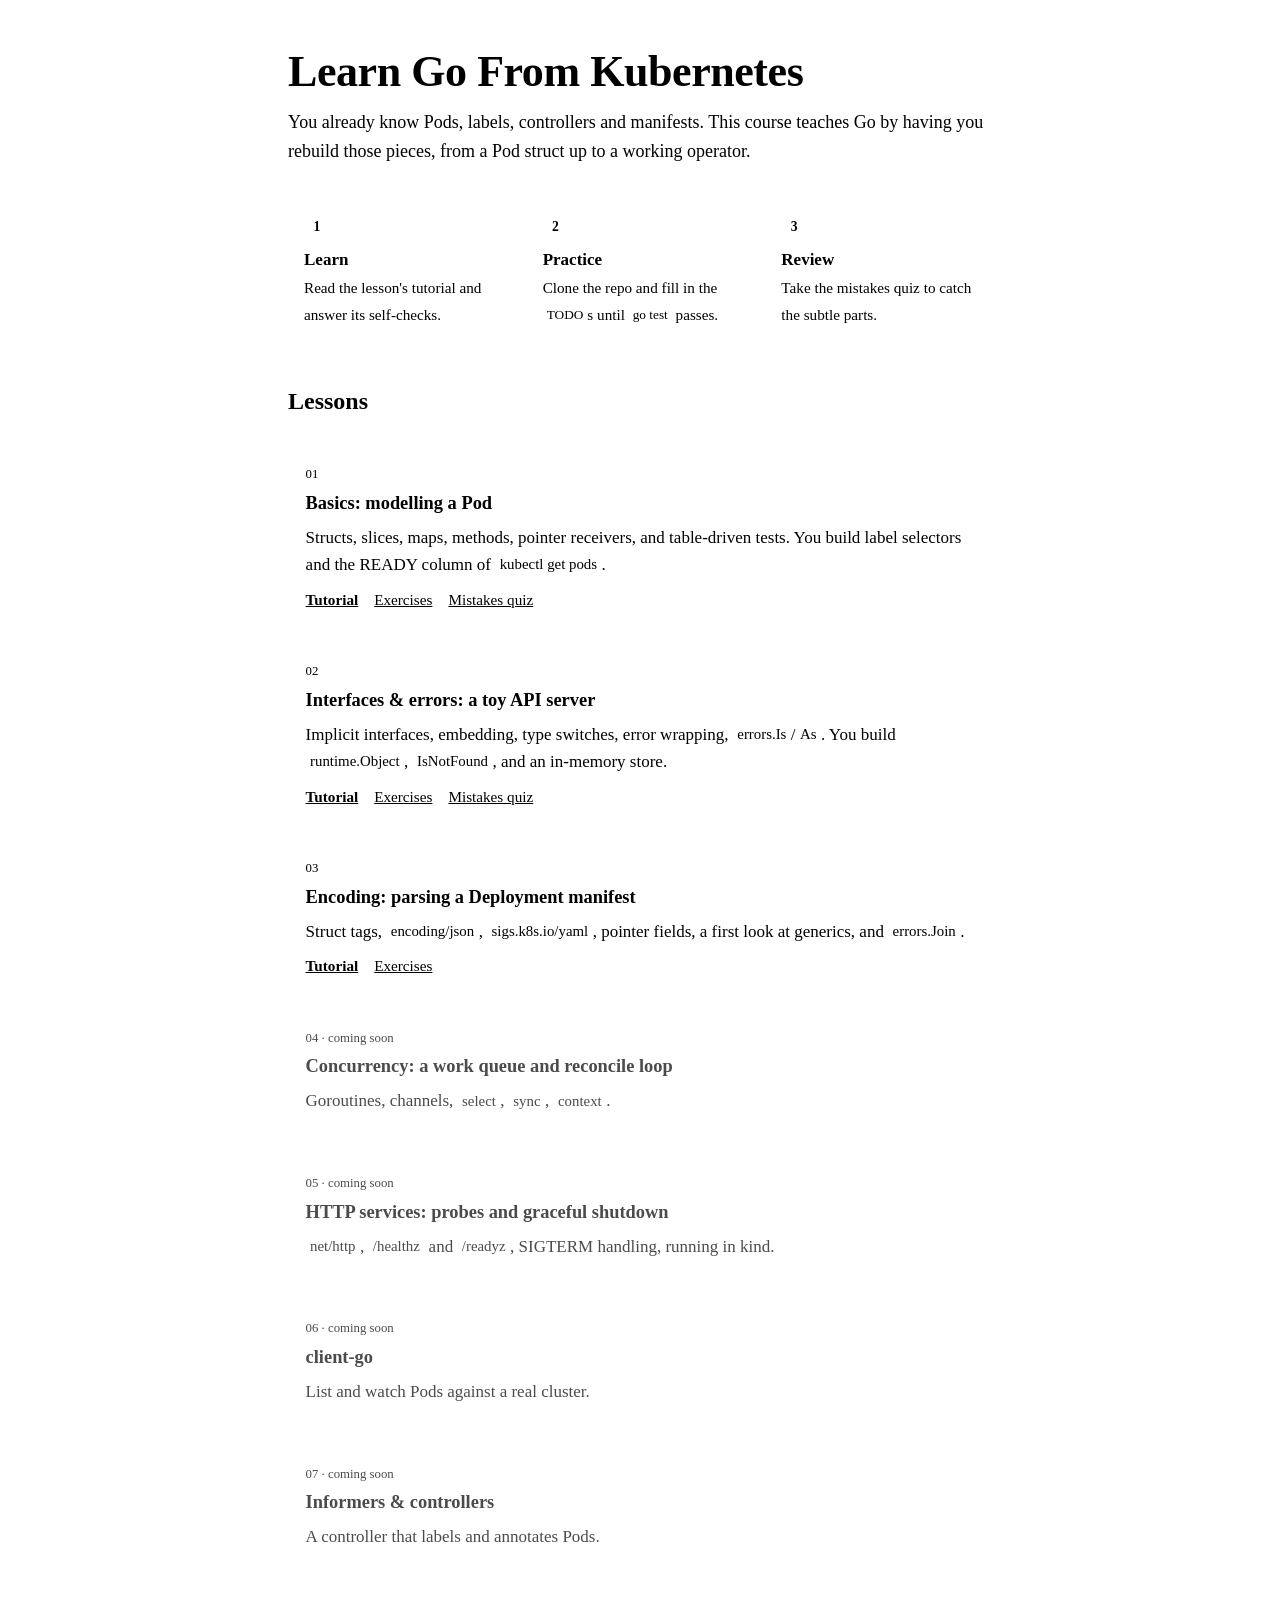
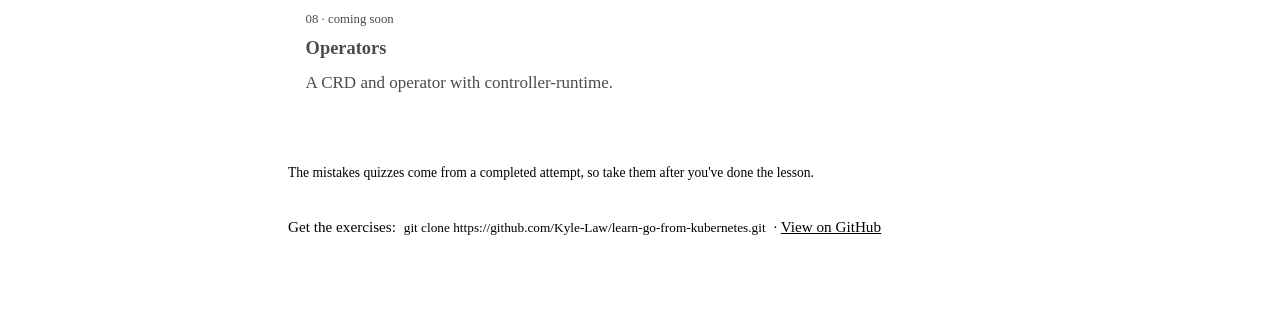
<file: index.html>
<!DOCTYPE html>
<html lang="en">
<head>
<meta charset="utf-8">
<meta name="viewport" content="width=device-width, initial-scale=1">
<title>Learn Go From Kubernetes</title>
<meta name="description" content="Learn Go by rebuilding the parts of Kubernetes you already know.">
<link rel="preconnect" href="https://fonts.googleapis.com">
<link rel="preconnect" href="https://fonts.gstatic.com" crossorigin>
<link href="https://fonts.googleapis.com/css2?family=Atkinson+Hyperlegible:wght@400;700&family=JetBrains+Mono:wght@400;600&display=swap" rel="stylesheet">
<link rel="stylesheet" href="lessons/assets/tutorial.css">
<style>
  main { max-width: 46rem; margin: 0 auto; padding: 3rem 1rem 4rem; }
  h1 { font-size: clamp(2rem, 6vw, 2.75rem); line-height: 1.1; margin: 0 0 0.75rem; letter-spacing: -0.01em; }
  .lede { color: var(--muted); font-size: 1.125rem; margin: 0 0 2rem; }
  .steps { display: grid; gap: 0.75rem; grid-template-columns: repeat(auto-fit, minmax(12rem, 1fr)); margin: 0 0 2.5rem; padding: 0; list-style: none; counter-reset: step; }
  .steps li { counter-increment: step; background: var(--surface); border: 1px solid var(--line); border-radius: 6px; padding: 0.9rem 1rem; margin: 0; }
  .steps li::before { content: counter(step); display: inline-grid; place-items: center; width: 1.6rem; height: 1.6rem; border-radius: 50%; background: var(--accent); color: var(--surface); font-weight: 700; font-size: 0.85rem; margin-bottom: 0.4rem; }
  .steps strong { display: block; }
  .steps span { color: var(--muted); font-size: 0.95rem; }
  h2 { font-size: 1.5rem; margin: 0 0 1rem; padding-bottom: 0.4rem; border-bottom: 2px solid var(--ink); }
  .lessons { list-style: none; padding: 0; margin: 0 0 2.5rem; display: grid; gap: 0.75rem; }
  .lesson { background: var(--surface); border: 1px solid var(--line); border-left: 4px solid var(--accent); border-radius: 6px; padding: 1rem 1.1rem; margin: 0; }
  .lesson.soon { border-left-color: var(--line); opacity: 0.7; }
  .lesson .num { font-family: var(--mono); font-size: 0.8rem; color: var(--accent); }
  .lesson.soon .num { color: var(--muted); }
  .lesson h3 { margin: 0.15rem 0 0.35rem; font-size: 1.15rem; }
  .lesson p { margin: 0 0 0.6rem; color: var(--muted); }
  .lesson .links { display: flex; flex-wrap: wrap; gap: 0.4rem 1rem; font-size: 0.95rem; margin: 0; }
  .lesson .links a.primary { font-weight: 700; }
  .spoiler { font-size: 0.85rem; color: var(--muted); }
  footer { color: var(--muted); font-size: 0.95rem; border-top: 1px solid var(--line); padding-top: 1rem; }
</style>
</head>
<body>
<main>
  <header>
    <h1>Learn Go From Kubernetes</h1>
    <p class="lede">You already know Pods, labels, controllers and manifests. This course teaches Go by having you rebuild those pieces, from a Pod struct up to a working operator.</p>
  </header>

  <ol class="steps" aria-label="How each lesson works">
    <li><strong>Learn</strong><span>Read the lesson's tutorial and answer its self-checks.</span></li>
    <li><strong>Practice</strong><span>Clone the repo and fill in the <code>TODO</code>s until <code>go test</code> passes.</span></li>
    <li><strong>Review</strong><span>Take the mistakes quiz to catch the subtle parts.</span></li>
  </ol>

  <h2>Lessons</h2>
  <ul class="lessons">
    <li class="lesson">
      <span class="num">01</span>
      <h3>Basics: modelling a Pod</h3>
      <p>Structs, slices, maps, methods, pointer receivers, and table-driven tests. You build label selectors and the READY column of <code>kubectl get pods</code>.</p>
      <p class="links">
        <a class="primary" href="lessons/01-basics/tutorial.html">Tutorial</a>
        <a href="https://github.com/Kyle-Law/learn-go-from-kubernetes/tree/main/lessons/01-basics">Exercises</a>
        <a href="attempts/01-basics/go-mistakes-quiz.html">Mistakes quiz</a>
      </p>
    </li>
    <li class="lesson">
      <span class="num">02</span>
      <h3>Interfaces &amp; errors: a toy API server</h3>
      <p>Implicit interfaces, embedding, type switches, error wrapping, <code>errors.Is</code>/<code>As</code>. You build <code>runtime.Object</code>, <code>IsNotFound</code>, and an in-memory store.</p>
      <p class="links">
        <a class="primary" href="lessons/02-interfaces-errors/tutorial.html">Tutorial</a>
        <a href="https://github.com/Kyle-Law/learn-go-from-kubernetes/tree/main/lessons/02-interfaces-errors">Exercises</a>
        <a href="attempts/02-interfaces-errors/go-mistakes-quiz.html">Mistakes quiz</a>
      </p>
    </li>
    <li class="lesson">
      <span class="num">03</span>
      <h3>Encoding: parsing a Deployment manifest</h3>
      <p>Struct tags, <code>encoding/json</code>, <code>sigs.k8s.io/yaml</code>, pointer fields, a first look at generics, and <code>errors.Join</code>.</p>
      <p class="links">
        <a class="primary" href="lessons/03-encoding/tutorial.html">Tutorial</a>
        <a href="https://github.com/Kyle-Law/learn-go-from-kubernetes/tree/main/lessons/03-encoding">Exercises</a>
      </p>
    </li>
    <li class="lesson soon"><span class="num">04 · coming soon</span><h3>Concurrency: a work queue and reconcile loop</h3><p>Goroutines, channels, <code>select</code>, <code>sync</code>, <code>context</code>.</p></li>
    <li class="lesson soon"><span class="num">05 · coming soon</span><h3>HTTP services: probes and graceful shutdown</h3><p><code>net/http</code>, <code>/healthz</code> and <code>/readyz</code>, SIGTERM handling, running in kind.</p></li>
    <li class="lesson soon"><span class="num">06 · coming soon</span><h3>client-go</h3><p>List and watch Pods against a real cluster.</p></li>
    <li class="lesson soon"><span class="num">07 · coming soon</span><h3>Informers &amp; controllers</h3><p>A controller that labels and annotates Pods.</p></li>
    <li class="lesson soon"><span class="num">08 · coming soon</span><h3>Operators</h3><p>A CRD and operator with controller-runtime.</p></li>
  </ul>
  <p class="spoiler">The mistakes quizzes come from a completed attempt, so take them after you've done the lesson.</p>

  <footer>
    <p>Get the exercises: <code>git clone https://github.com/Kyle-Law/learn-go-from-kubernetes.git</code> · <a href="https://github.com/Kyle-Law/learn-go-from-kubernetes">View on GitHub</a></p>
  </footer>
</main>
</body>
</html>
</file>
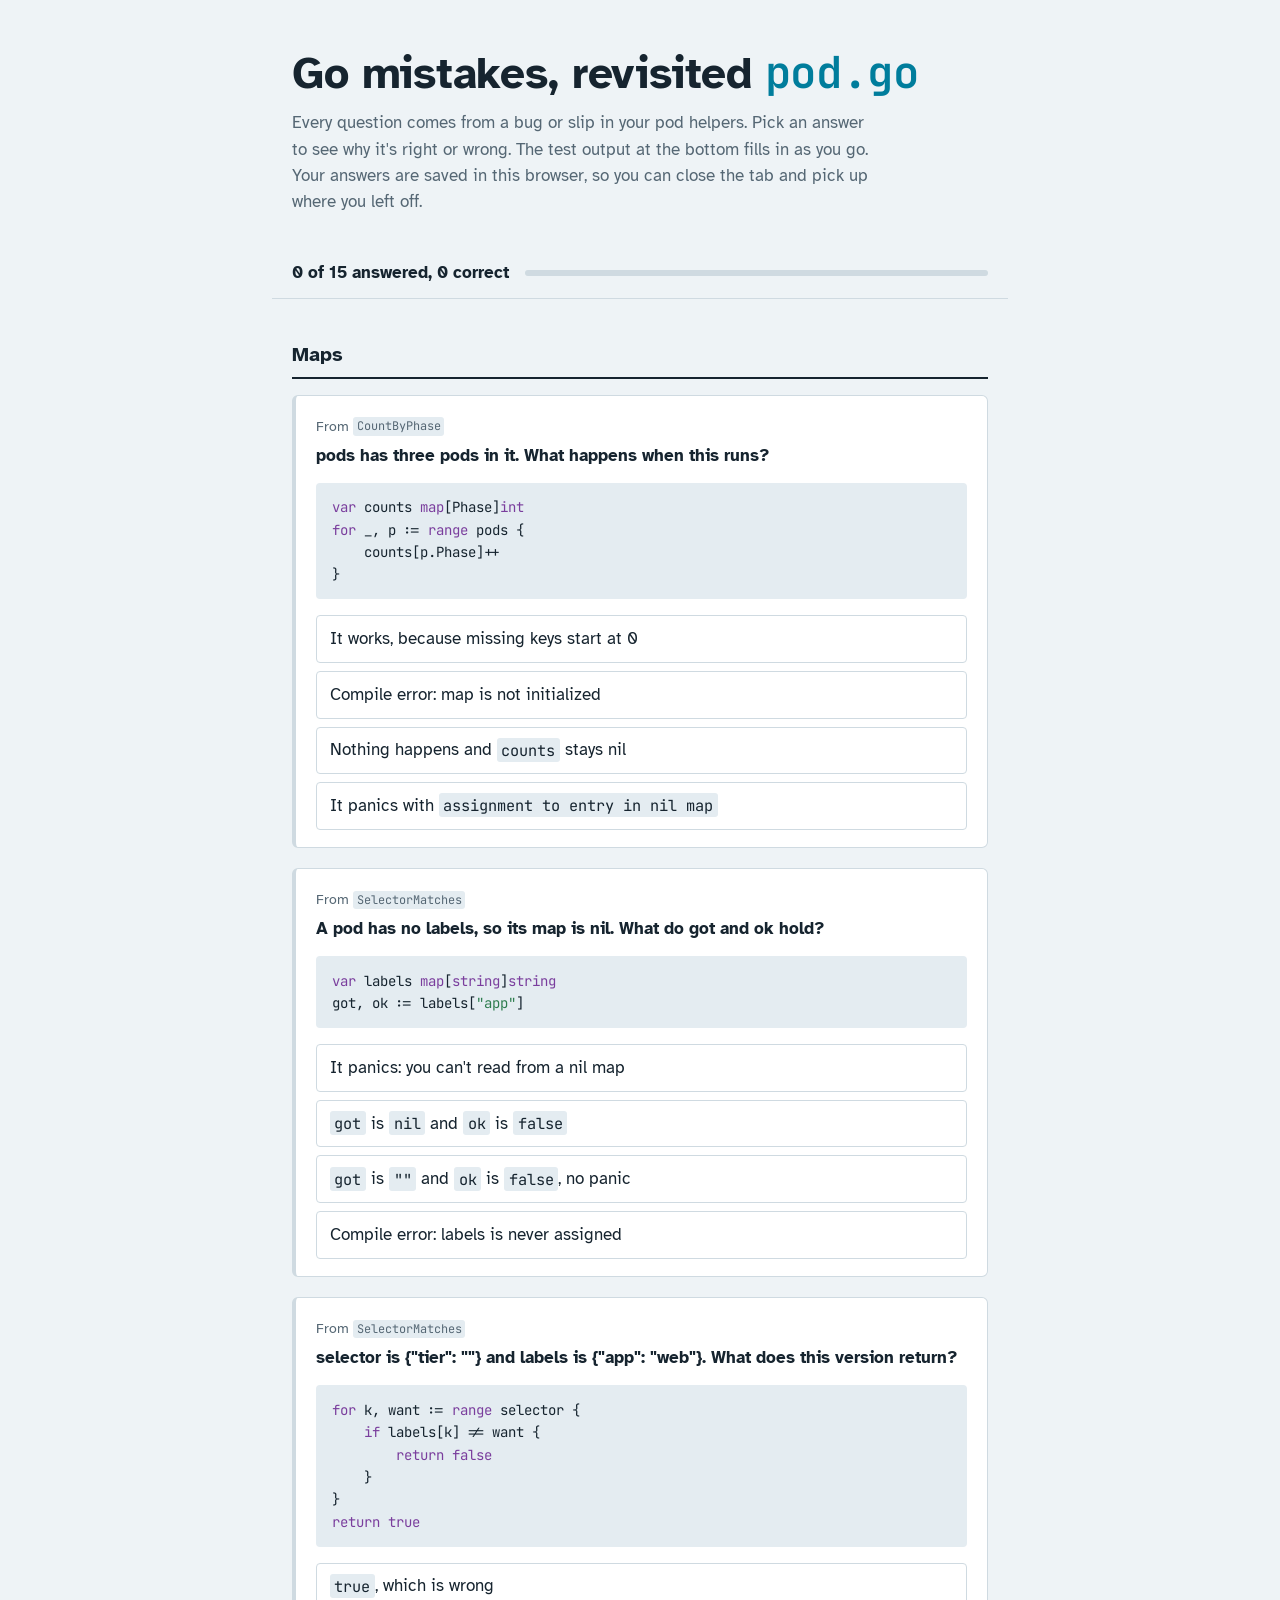
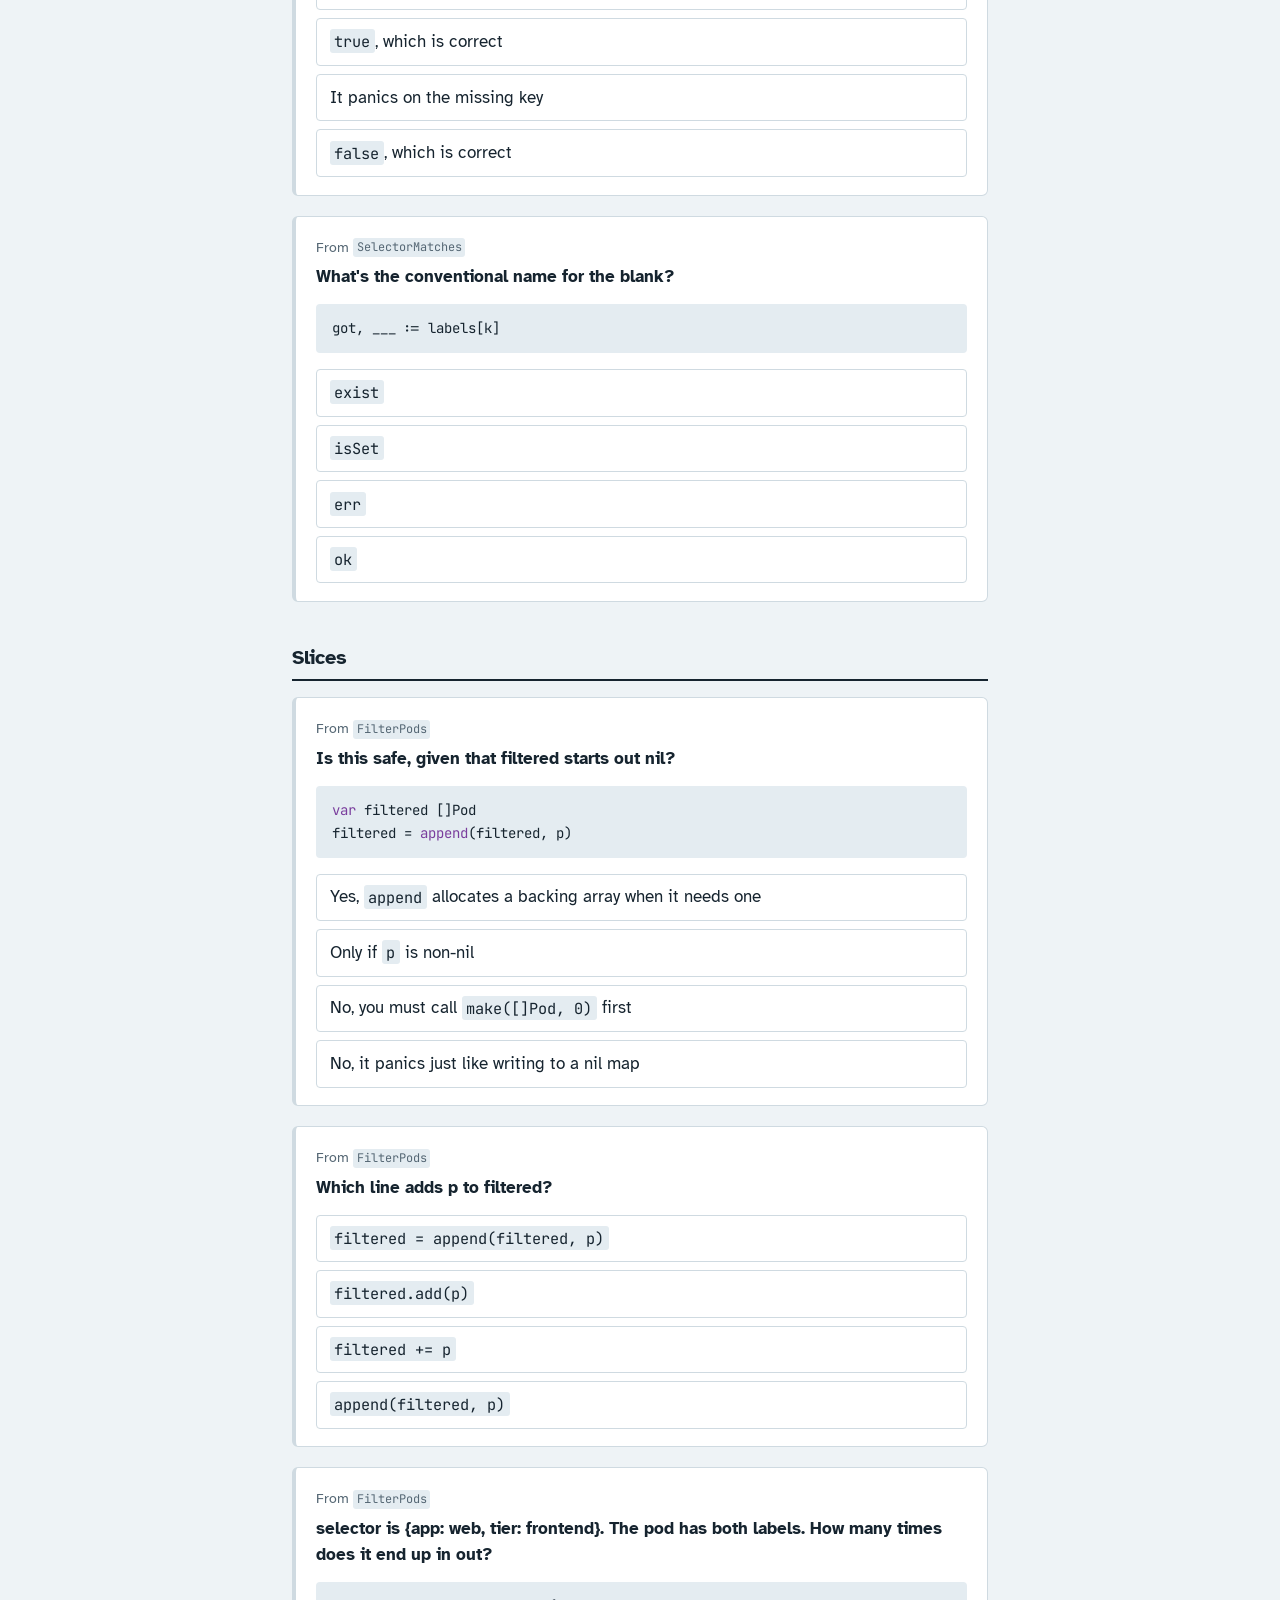
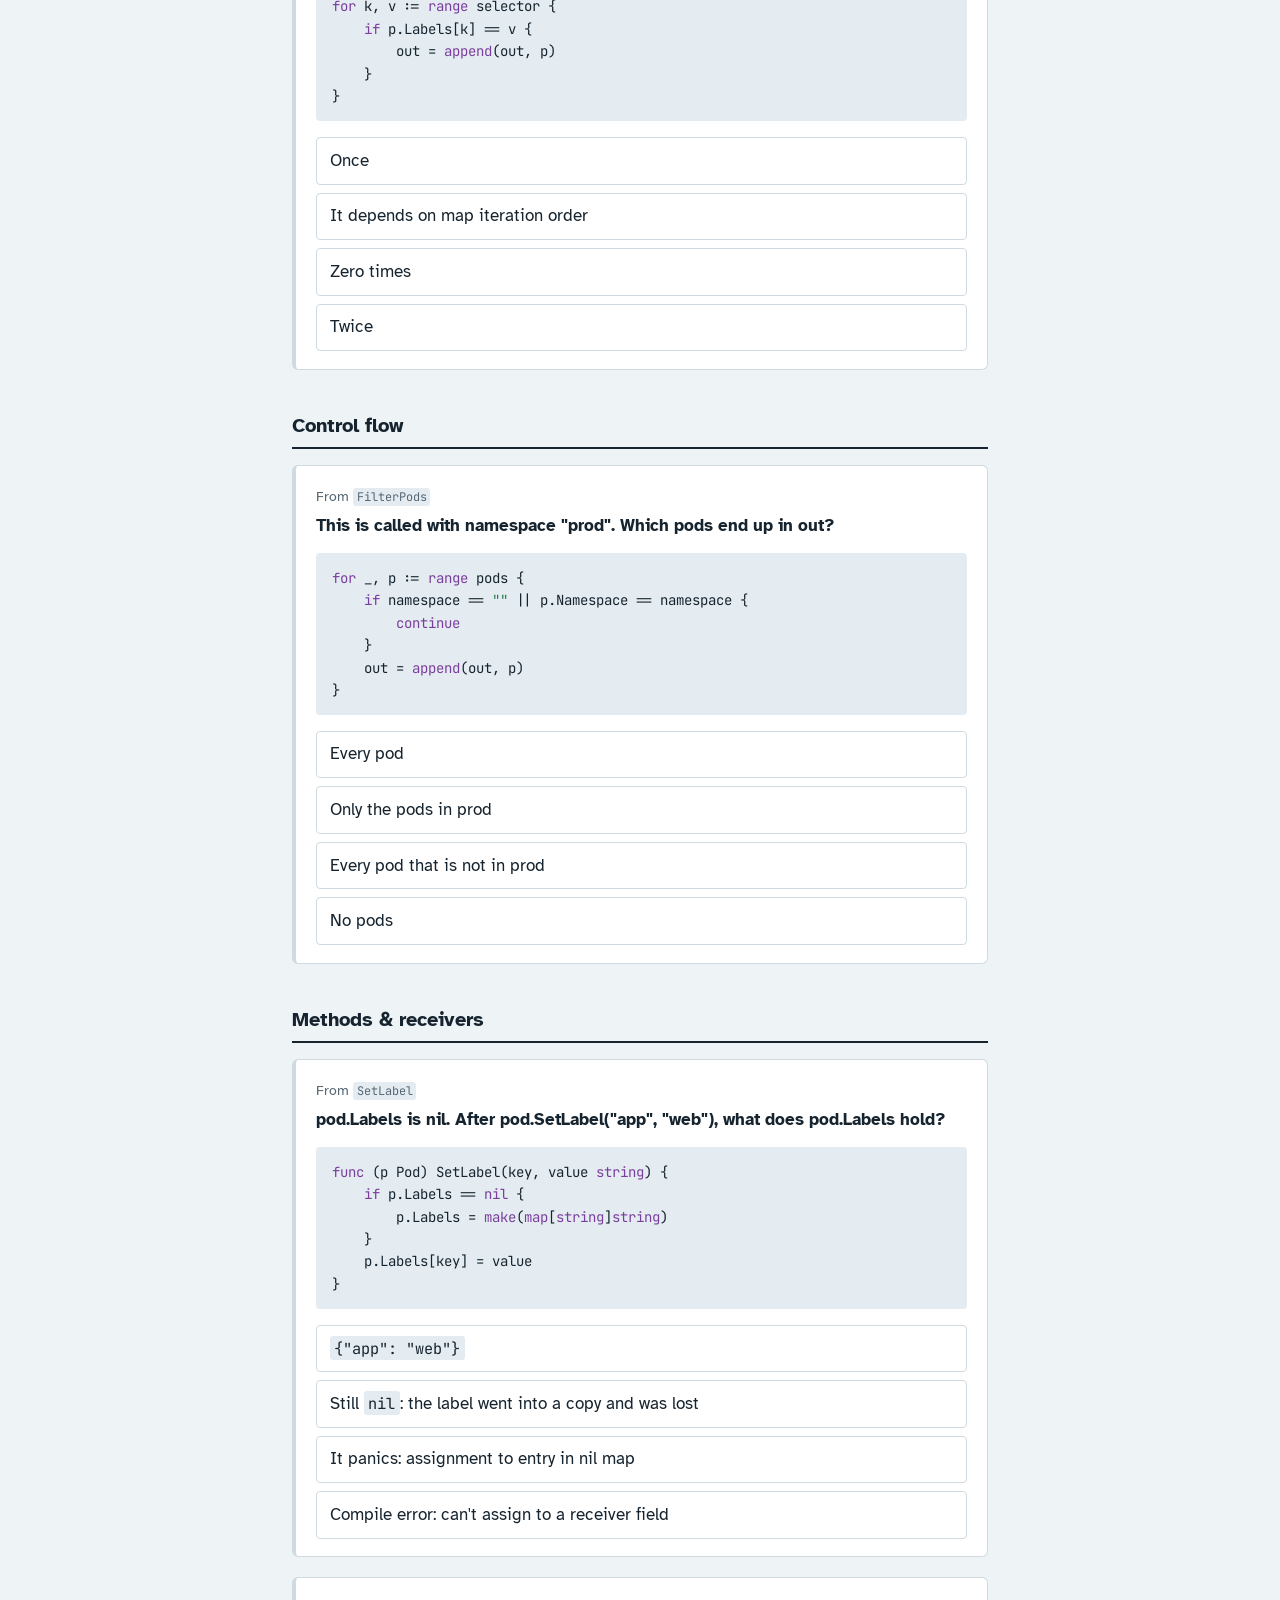
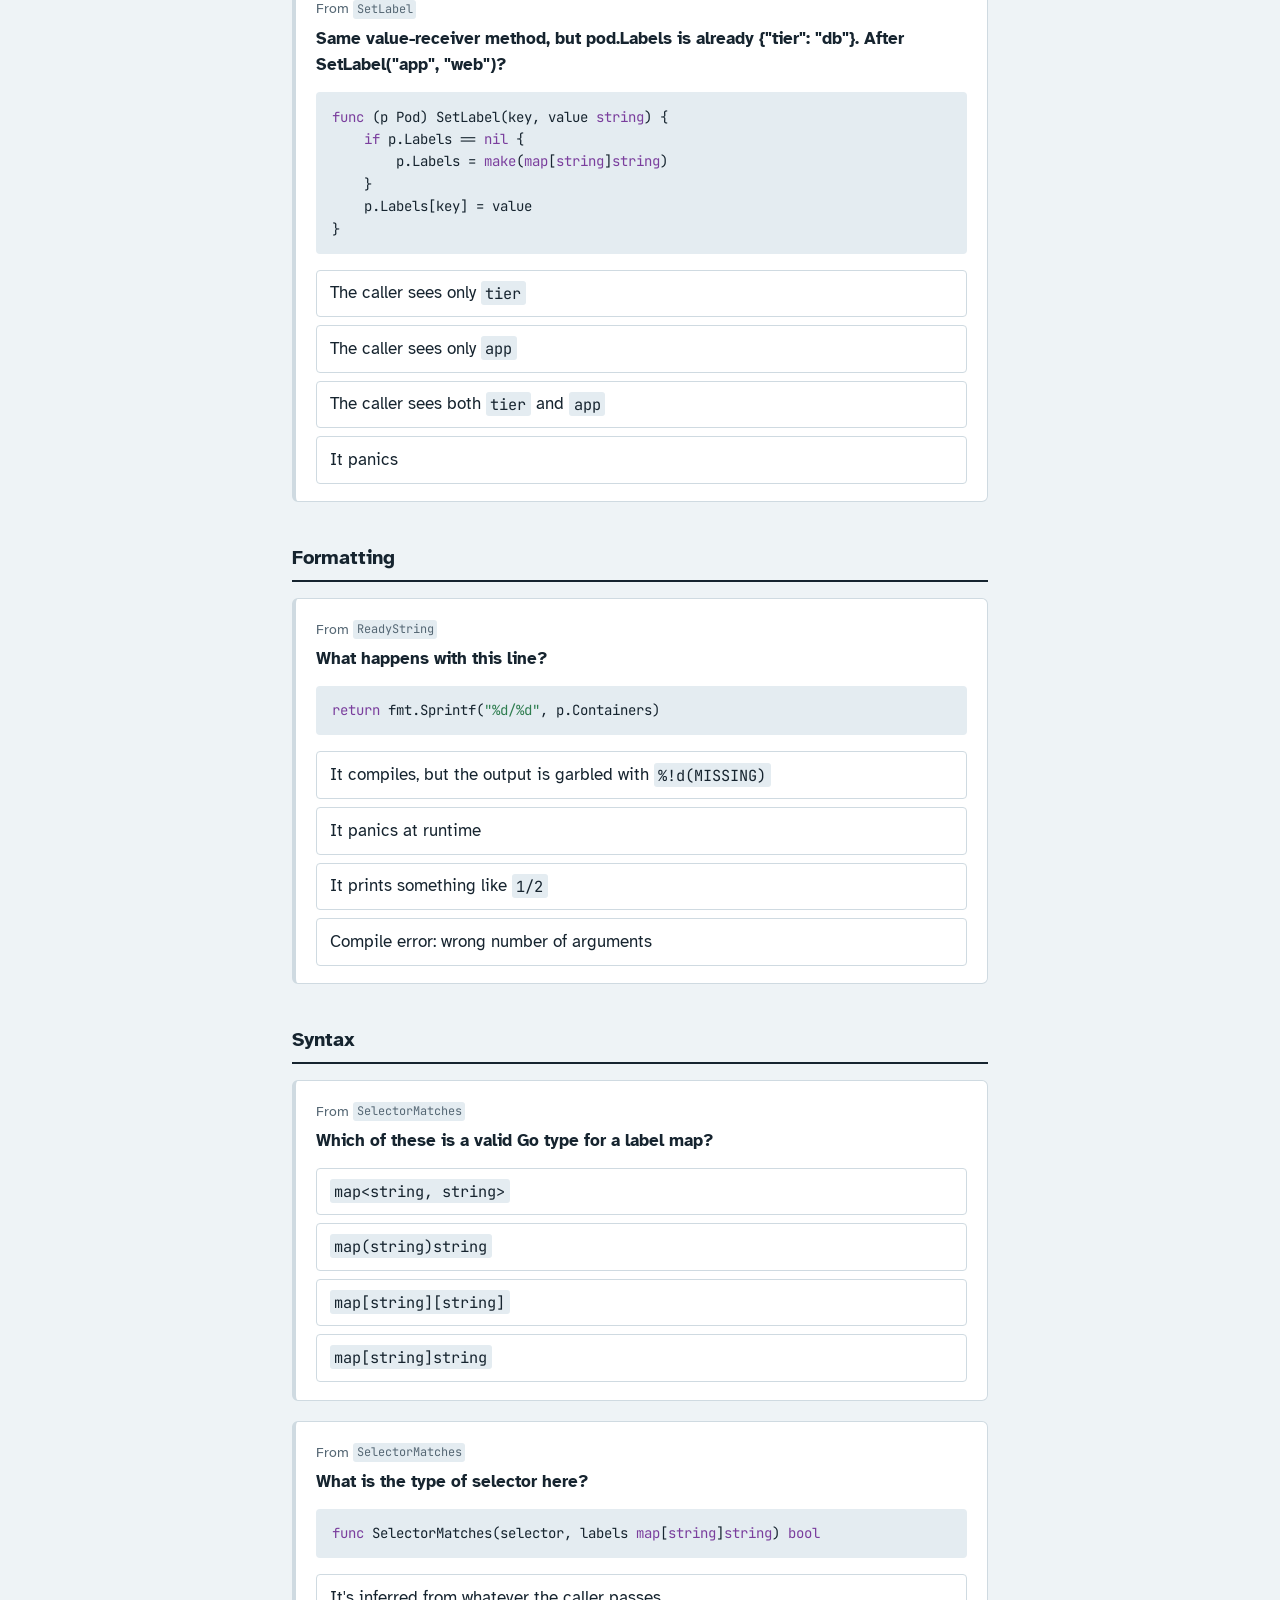
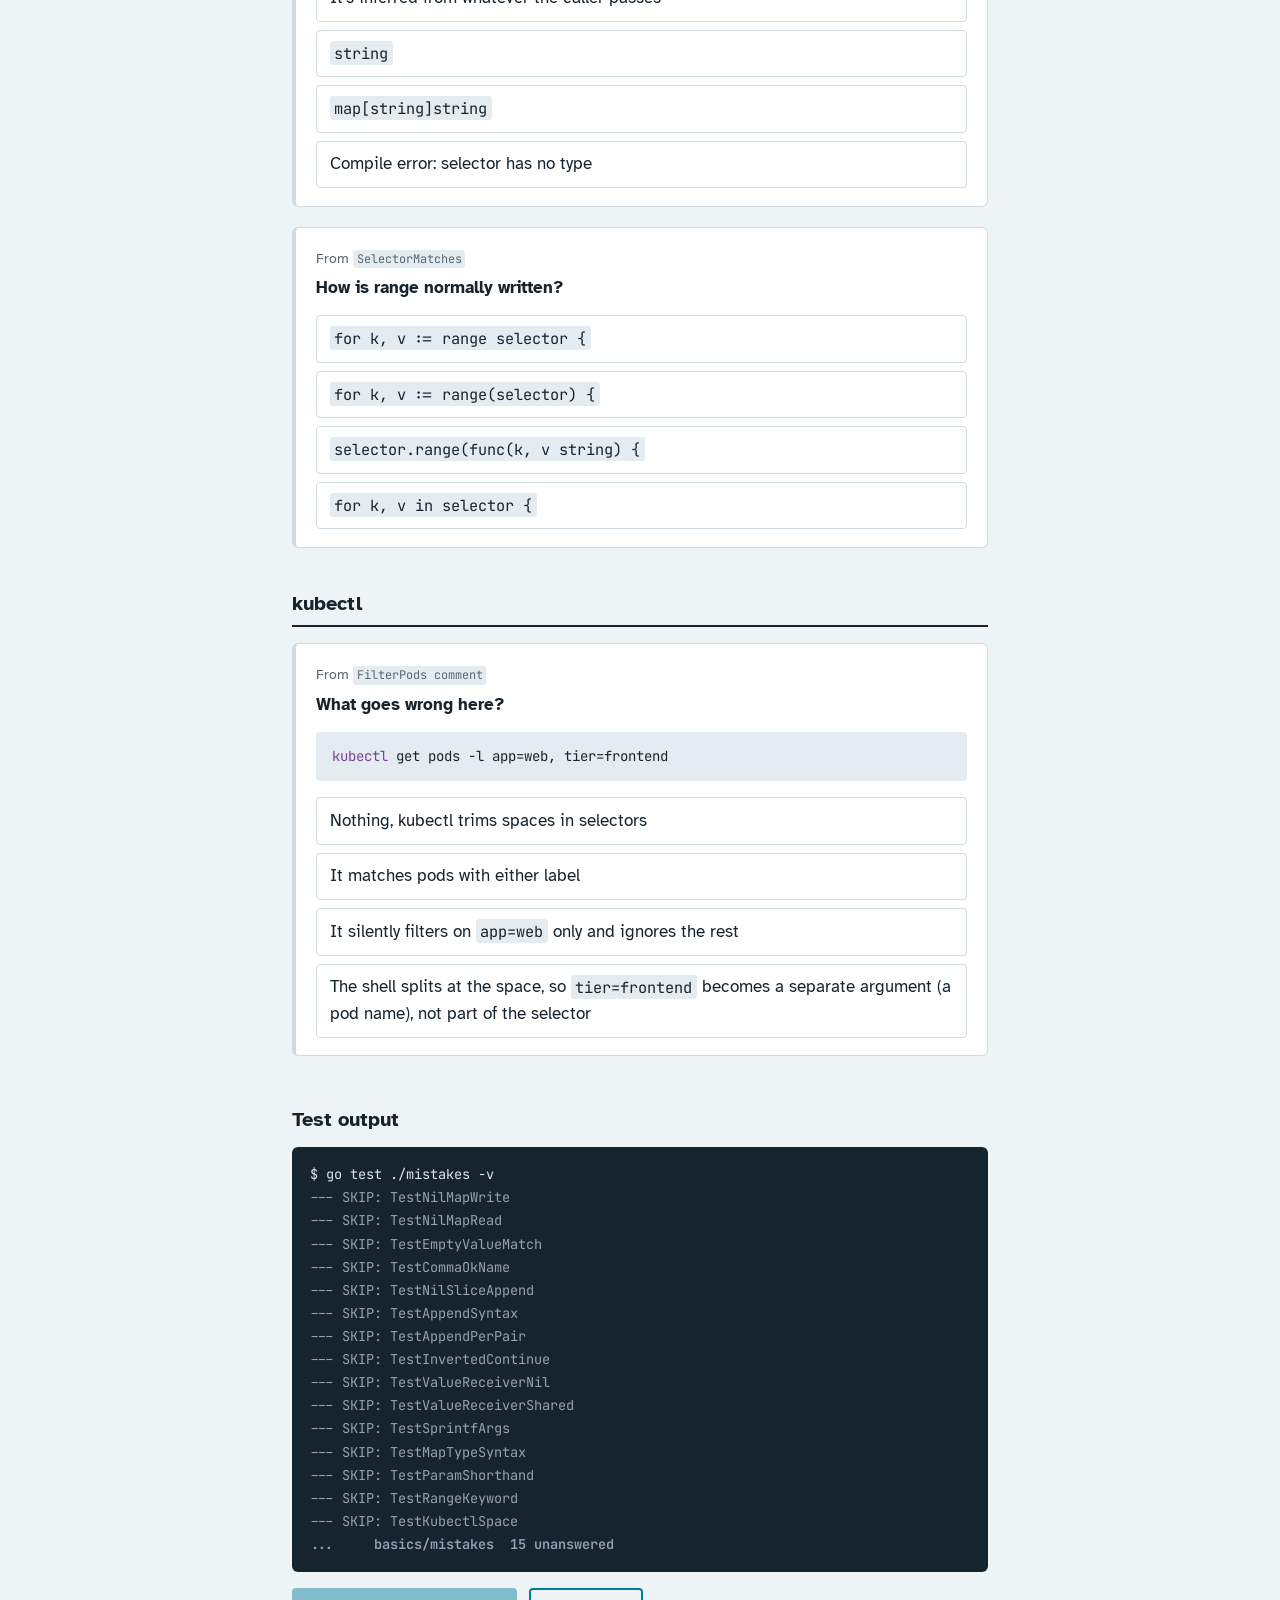
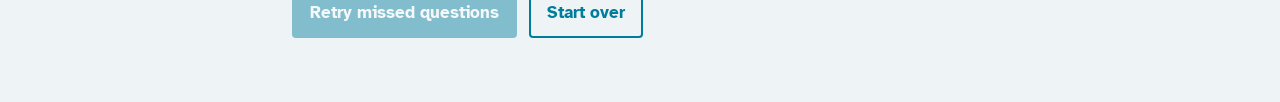
<file: attempts/01-basics/go-mistakes-quiz.html>
<!DOCTYPE html>
<html lang="en">
<head>
<meta charset="utf-8">
<meta name="viewport" content="width=device-width, initial-scale=1">
<title>Go mistakes, revisited</title>
<link rel="preconnect" href="https://fonts.googleapis.com">
<link rel="preconnect" href="https://fonts.gstatic.com" crossorigin>
<link href="https://fonts.googleapis.com/css2?family=Atkinson+Hyperlegible:wght@400;700&family=JetBrains+Mono:wght@400;600&display=swap" rel="stylesheet">
<style>
  :root {
    --bg: #EEF3F6;
    --surface: #FFFFFF;
    --ink: #16242F;
    --muted: #556774;
    --line: #CFDAE1;
    --accent: #007D9C;
    --code-bg: #E4ECF1;
    --pass: #2E7D4F;
    --pass-bg: #E3F2E8;
    --fail: #B3261E;
    --fail-bg: #FBE7E5;
    --kw: #7A3E9D;
    --str: #2E7D4F;
    --cmt: #6B7C88;
    --term-bg: #16242F;
    --term-ink: #DCE6EC;
    --sans: "Atkinson Hyperlegible", system-ui, -apple-system, "Segoe UI", sans-serif;
    --mono: "JetBrains Mono", ui-monospace, "SF Mono", Menlo, Consolas, monospace;
  }
  @media (prefers-color-scheme: dark) {
    :root {
      --bg: #0F1A21;
      --surface: #16242E;
      --ink: #E4ECF1;
      --muted: #93A4B0;
      --line: #2A3B47;
      --accent: #4FC7E3;
      --code-bg: #1C2C37;
      --pass: #6FCF97;
      --pass-bg: #173326;
      --fail: #F28B82;
      --fail-bg: #3A1D1B;
      --kw: #C79BE6;
      --str: #8FD6A8;
      --cmt: #7E909C;
      --term-bg: #0A1218;
      --term-ink: #DCE6EC;
    }
  }
  * { box-sizing: border-box; }
  html { -webkit-text-size-adjust: 100%; }
  body {
    margin: 0;
    background: var(--bg);
    color: var(--ink);
    font-family: var(--sans);
    font-size: 1.0625rem;
    line-height: 1.55;
  }
  main { max-width: 46rem; margin: 0 auto; padding: 3rem 1.25rem 4rem; }

  header h1 {
    font-size: clamp(2rem, 6vw, 2.75rem);
    line-height: 1.1;
    margin: 0 0 0.75rem;
    letter-spacing: -0.01em;
  }
  header h1 .gofile { font-family: var(--mono); font-weight: 600; color: var(--accent); }
  header p { margin: 0; color: var(--muted); max-width: 36rem; }

  .tally {
    position: sticky; top: 0; z-index: 5;
    margin: 2rem -1.25rem 1.5rem;
    padding: 0.75rem 1.25rem;
    background: var(--bg);
    border-bottom: 1px solid var(--line);
    display: flex; align-items: center; gap: 1rem; flex-wrap: wrap;
  }
  .tally-text { font-weight: 700; }
  .bar { flex: 1 1 10rem; height: 6px; background: var(--line); border-radius: 3px; overflow: hidden; display: flex; }
  .bar span { display: block; height: 100%; }
  .bar .ok { background: var(--pass); }
  .bar .bad { background: var(--fail); }

  .topic {
    font-size: 1.25rem;
    margin: 2.5rem 0 1rem;
    padding-bottom: 0.4rem;
    border-bottom: 2px solid var(--ink);
  }

  .q {
    background: var(--surface);
    border: 1px solid var(--line);
    border-left: 4px solid var(--line);
    border-radius: 6px;
    padding: 1.25rem 1.25rem 1.1rem;
    margin-bottom: 1.25rem;
  }
  .q.correct { border-left-color: var(--pass); }
  .q.wrong { border-left-color: var(--fail); }
  .q .from { font-size: 0.875rem; color: var(--muted); margin: 0 0 0.35rem; }
  .q .from code { font-size: 0.85em; }
  .q .prompt { font-weight: 700; margin: 0 0 0.85rem; }

  pre {
    background: var(--code-bg);
    border-radius: 4px;
    padding: 0.85rem 1rem;
    margin: 0 0 1rem;
    overflow-x: auto;
    font-family: var(--mono);
    font-size: 0.875rem;
    line-height: 1.6;
    tab-size: 4;
  }
  code { font-family: var(--mono); font-size: 0.9em; background: var(--code-bg); padding: 0.1em 0.3em; border-radius: 3px; }
  pre code { background: none; padding: 0; font-size: inherit; }
  .k { color: var(--kw); }
  .s { color: var(--str); }
  .c { color: var(--cmt); font-style: italic; }

  .options { list-style: none; padding: 0; margin: 0; display: grid; gap: 0.5rem; }
  .options button {
    width: 100%;
    text-align: left;
    font: inherit;
    color: var(--ink);
    background: var(--surface);
    border: 1px solid var(--line);
    border-radius: 4px;
    padding: 0.6rem 0.8rem;
    cursor: pointer;
  }
  .options button:hover:not(:disabled) { border-color: var(--accent); }
  .options button:focus-visible { outline: 3px solid var(--accent); outline-offset: 2px; }
  .options button:disabled { cursor: default; }
  .options button.is-answer { border-color: var(--pass); background: var(--pass-bg); }
  .options button.is-picked-wrong { border-color: var(--fail); background: var(--fail-bg); }
  .options button.is-dim { opacity: 0.55; }

  .feedback { margin-top: 0.9rem; padding-top: 0.9rem; border-top: 1px dashed var(--line); }
  .feedback[hidden] { display: none; }
  .verdict { font-weight: 700; margin-right: 0.3rem; }
  .correct .verdict { color: var(--pass); }
  .wrong .verdict { color: var(--fail); }
  .feedback p { margin: 0 0 0.5rem; }
  .feedback p:last-child { margin-bottom: 0; }

  .results { margin-top: 3rem; }
  .results h2 { font-size: 1.25rem; margin: 0 0 0.75rem; }
  .term {
    background: var(--term-bg);
    color: var(--term-ink);
    border-radius: 6px;
    padding: 1rem 1.1rem;
    font-family: var(--mono);
    font-size: 0.85rem;
    line-height: 1.7;
    overflow-x: auto;
    white-space: pre;
    margin: 0 0 1rem;
  }
  .term .pass { color: #6FCF97; }
  .term .fail { color: #F28B82; }
  .term .skip { color: #93A4B0; }
  .term .sum { font-weight: 600; }
  .actions { display: flex; gap: 0.75rem; flex-wrap: wrap; }
  .actions button {
    font: inherit; font-weight: 700;
    padding: 0.6rem 1rem;
    border-radius: 4px;
    border: 2px solid var(--accent);
    background: var(--accent);
    color: var(--surface);
    cursor: pointer;
  }
  .actions button.secondary { background: transparent; color: var(--accent); }
  .actions button:disabled { opacity: 0.45; cursor: default; }
  .actions button:focus-visible { outline: 3px solid var(--ink); outline-offset: 2px; }

  @media (prefers-reduced-motion: no-preference) {
    .feedback:not([hidden]) { animation: reveal 0.2s ease-out; }
    @keyframes reveal { from { opacity: 0; transform: translateY(-4px); } to { opacity: 1; transform: none; } }
  }
</style>
</head>
<body>
<main>
  <header>
    <h1>Go mistakes, revisited <span class="gofile">pod.go</span></h1>
    <p>Every question comes from a bug or slip in your pod helpers. Pick an answer to see why it's right or wrong. The test output at the bottom fills in as you go. Your answers are saved in this browser, so you can close the tab and pick up where you left off.</p>
  </header>

  <div class="tally" aria-live="polite">
    <span class="tally-text" id="tally">0 of 0 answered</span>
    <div class="bar" aria-hidden="true"><span class="ok" id="bar-ok"></span><span class="bad" id="bar-bad"></span></div>
  </div>

  <div id="quiz"></div>

  <section class="results" aria-labelledby="results-h">
    <h2 id="results-h">Test output</h2>
    <div class="term" id="term"></div>
    <div class="actions">
      <button id="retry">Retry missed questions</button>
      <button id="reset" class="secondary">Start over</button>
    </div>
  </section>
</main>

<script>
const QUESTIONS = [
  // ---------- Maps ----------
  {
    id: "NilMapWrite", topic: "Maps", from: "CountByPhase",
    prompt: "pods has three pods in it. What happens when this runs?",
    code: `var counts map[Phase]int
for _, p := range pods {
	counts[p.Phase]++
}`,
    options: [
      { t: "It panics with `assignment to entry in nil map`", ok: true },
      { t: "Compile error: map is not initialized" },
      { t: "It works, because missing keys start at 0" },
      { t: "Nothing happens and `counts` stays nil" }
    ],
    explain: [
      "`var` declares a nil map. Reading from a nil map is fine, but writing to one panics at runtime, and the compiler can't catch it.",
      "Create the map first: `counts := make(map[Phase]int)`. After that, `counts[p.Phase]++` works because missing keys read as 0."
    ]
  },
  {
    id: "NilMapRead", topic: "Maps", from: "SelectorMatches",
    prompt: "A pod has no labels, so its map is nil. What do got and ok hold?",
    code: `var labels map[string]string
got, ok := labels["app"]`,
    options: [
      { t: "`got` is `\"\"` and `ok` is `false`, no panic", ok: true },
      { t: "It panics: you can't read from a nil map" },
      { t: "`got` is `nil` and `ok` is `false`" },
      { t: "Compile error: labels is never assigned" }
    ],
    explain: [
      "Reads from a nil map return the value type's zero value (`\"\"` for strings) and `ok == false`.",
      "This is why `SelectorMatches` handles unlabeled pods without a nil check. A `string` can never be `nil` in Go, so that option can't happen."
    ]
  },
  {
    id: "EmptyValueMatch", topic: "Maps", from: "SelectorMatches",
    prompt: "selector is {\"tier\": \"\"} and labels is {\"app\": \"web\"}. What does this version return?",
    code: `for k, want := range selector {
	if labels[k] != want {
		return false
	}
}
return true`,
    options: [
      { t: "`true`, which is wrong", ok: true },
      { t: "`false`, which is correct" },
      { t: "It panics on the missing key" },
      { t: "`true`, which is correct" }
    ],
    explain: [
      "The missing `tier` key reads as `\"\"`, which equals `want`, so the check passes even though the pod has no `tier` label at all.",
      "Kubernetes treats `tier=` as \"key present with an empty value\". The comma-ok check `got, ok := labels[k]; if !ok || got != want` is what makes this correct."
    ]
  },
  {
    id: "CommaOkName", topic: "Maps", from: "SelectorMatches",
    prompt: "What's the conventional name for the blank?",
    code: `got, ___ := labels[k]`,
    options: [
      { t: "`ok`", ok: true },
      { t: "`exist`" },
      { t: "`err`" },
      { t: "`isSet`" }
    ],
    explain: [
      "This is the \"comma ok\" idiom, and `ok` is the name every Go reader expects. The same pattern appears in type assertions (`s, ok := x.(string)`) and channel receives (`v, ok := <-ch`).",
      "`err` would be actively misleading, because the second value is a `bool`, not an `error`."
    ]
  },

  // ---------- Slices ----------
  {
    id: "NilSliceAppend", topic: "Slices", from: "FilterPods",
    prompt: "Is this safe, given that filtered starts out nil?",
    code: `var filtered []Pod
filtered = append(filtered, p)`,
    options: [
      { t: "Yes, `append` allocates a backing array when it needs one", ok: true },
      { t: "No, it panics just like writing to a nil map" },
      { t: "No, you must call `make([]Pod, 0)` first" },
      { t: "Only if `p` is non-nil" }
    ],
    explain: [
      "Nil slices and nil maps behave differently. `append` on a nil slice is completely normal Go, which is why `var filteredPods []Pod` was fine in `FilterPods`.",
      "A nil map, by contrast, must be created with `make` before you write to it."
    ]
  },
  {
    id: "AppendSyntax", topic: "Slices", from: "FilterPods",
    prompt: "Which line adds p to filtered?",
    code: null,
    options: [
      { t: "`filtered = append(filtered, p)`", ok: true },
      { t: "`filtered.add(p)`" },
      { t: "`append(filtered, p)`" },
      { t: "`filtered += p`" }
    ],
    explain: [
      "Slices have no methods, so `.add` doesn't exist. `append` is a built-in that returns the (possibly new) slice, and you have to assign the result back.",
      "Calling `append(filtered, p)` on its own line is a compile error, because Go rejects an unused result from `append`."
    ]
  },
  {
    id: "AppendPerPair", topic: "Slices", from: "FilterPods",
    prompt: "selector is {app: web, tier: frontend}. The pod has both labels. How many times does it end up in out?",
    code: `for k, v := range selector {
	if p.Labels[k] == v {
		out = append(out, p)
	}
}`,
    options: [
      { t: "Twice", ok: true },
      { t: "Once" },
      { t: "Zero times" },
      { t: "It depends on map iteration order" }
    ],
    explain: [
      "The append runs once per matching pair, so a full match is added twice. A pod matching only `app=web` would also be added once, even though it fails the selector.",
      "The pod should be added once, after every pair matches. Call `SelectorMatches(selector, p.Labels)` instead of looping again."
    ]
  },

  // ---------- Control flow ----------
  {
    id: "InvertedContinue", topic: "Control flow", from: "FilterPods",
    prompt: "This is called with namespace \"prod\". Which pods end up in out?",
    code: `for _, p := range pods {
	if namespace == "" || p.Namespace == namespace {
		continue
	}
	out = append(out, p)
}`,
    options: [
      { t: "Every pod that is not in prod", ok: true },
      { t: "Only the pods in prod" },
      { t: "Every pod" },
      { t: "No pods" }
    ],
    explain: [
      "`continue` means skip this pod. The condition describes the pods you want, so this skips exactly those and keeps the rest. With an empty namespace, it would return nothing at all.",
      "A guard clause states the rejection condition: `if namespace != \"\" && p.Namespace != namespace { continue }`."
    ]
  },

  // ---------- Methods & receivers ----------
  {
    id: "ValueReceiverNil", topic: "Methods & receivers", from: "SetLabel",
    prompt: "pod.Labels is nil. After pod.SetLabel(\"app\", \"web\"), what does pod.Labels hold?",
    code: `func (p Pod) SetLabel(key, value string) {
	if p.Labels == nil {
		p.Labels = make(map[string]string)
	}
	p.Labels[key] = value
}`,
    options: [
      { t: "Still `nil`: the label went into a copy and was lost", ok: true },
      { t: "`{\"app\": \"web\"}`" },
      { t: "It panics: assignment to entry in nil map" },
      { t: "Compile error: can't assign to a receiver field" }
    ],
    explain: [
      "A value receiver gets a copy of the pod. Assigning a new map to `p.Labels` only changes the copy's field, so the caller never sees it.",
      "With `func (p *Pod)`, the assignment updates the caller's actual pod."
    ]
  },
  {
    id: "ValueReceiverShared", topic: "Methods & receivers", from: "SetLabel",
    prompt: "Same value-receiver method, but pod.Labels is already {\"tier\": \"db\"}. After SetLabel(\"app\", \"web\")?",
    code: `func (p Pod) SetLabel(key, value string) {
	if p.Labels == nil {
		p.Labels = make(map[string]string)
	}
	p.Labels[key] = value
}`,
    options: [
      { t: "The caller sees both `tier` and `app`", ok: true },
      { t: "The caller sees only `tier`" },
      { t: "The caller sees only `app`" },
      { t: "It panics" }
    ],
    explain: [
      "The copy's `Labels` field points to the same underlying map, so the write is visible to the caller.",
      "That's what makes value-receiver bugs sneaky: the method looks correct whenever the map already exists and only fails in the nil case. Use a pointer receiver for any method that modifies the struct."
    ]
  },

  // ---------- Formatting ----------
  {
    id: "SprintfArgs", topic: "Formatting", from: "ReadyString",
    prompt: "What happens with this line?",
    code: `return fmt.Sprintf("%d/%d", p.Containers)`,
    options: [
      { t: "It compiles, but the output is garbled with `%!d(MISSING)`", ok: true },
      { t: "Compile error: wrong number of arguments" },
      { t: "It prints something like `1/2`" },
      { t: "It panics at runtime" }
    ],
    explain: [
      "`Sprintf` accepts any number of arguments, so the compiler can't check them. The slice fills the first `%d` badly and the second has nothing, so it prints an error marker instead.",
      "`go vet` catches this. The fix is to pass two ints: `fmt.Sprintf(\"%d/%d\", ready, len(p.Containers))`."
    ]
  },

  // ---------- Syntax ----------
  {
    id: "MapTypeSyntax", topic: "Syntax", from: "SelectorMatches",
    prompt: "Which of these is a valid Go type for a label map?",
    code: null,
    options: [
      { t: "`map[string]string`", ok: true },
      { t: "`map[string][string]`" },
      { t: "`map<string, string>`" },
      { t: "`map(string)string`" }
    ],
    explain: [
      "The key type goes in brackets and the value type follows directly after, with no second pair of brackets.",
      "It's a built-in type, so you can use it anywhere without declaring a named type first."
    ]
  },
  {
    id: "ParamShorthand", topic: "Syntax", from: "SelectorMatches",
    prompt: "What is the type of selector here?",
    code: `func SelectorMatches(selector, labels map[string]string) bool`,
    options: [
      { t: "`map[string]string`", ok: true },
      { t: "It's inferred from whatever the caller passes" },
      { t: "`string`" },
      { t: "Compile error: selector has no type" }
    ],
    explain: [
      "When consecutive parameters share a type, Go lets you write the type once at the end. This is the same as `selector map[string]string, labels map[string]string`.",
      "Go never infers parameter types from the call site."
    ]
  },
  {
    id: "RangeKeyword", topic: "Syntax", from: "SelectorMatches",
    prompt: "How is range normally written?",
    code: null,
    options: [
      { t: "`for k, v := range selector {`", ok: true },
      { t: "`for k, v := range(selector) {`" },
      { t: "`for k, v in selector {`" },
      { t: "`selector.range(func(k, v string) {`" }
    ],
    explain: [
      "`range` is a keyword, not a function. The parenthesized form happens to compile, but it reads like a function call and isn't idiomatic."
    ]
  },

  // ---------- kubectl ----------
  {
    id: "KubectlSpace", topic: "kubectl", from: "FilterPods comment",
    prompt: "What goes wrong here?",
    code: `kubectl get pods -l app=web, tier=frontend`,
    options: [
      { t: "The shell splits at the space, so `tier=frontend` becomes a separate argument (a pod name), not part of the selector", ok: true },
      { t: "Nothing, kubectl trims spaces in selectors" },
      { t: "It silently filters on `app=web` only and ignores the rest" },
      { t: "It matches pods with either label" }
    ],
    explain: [
      "The shell splits arguments on spaces before kubectl sees them. Write `-l app=web,tier=frontend` with no space, or quote the whole selector.",
      "Instead of the filter you meant, you'll typically get an error."
    ]
  }
];

const state = {}; // id -> { picked: index into shuffled order, correct: bool }
const order = {}; // id -> shuffled option array

// ---- Persistence (localStorage) ----
// Saved shape: { v: 1, order: { id: [original option indexes] }, state: { id: { picked, correct } } }
const STORAGE_KEY = "go-mistakes-quiz:v1";

function save() {
  try {
    const savedOrder = {};
    QUESTIONS.forEach(q => {
      savedOrder[q.id] = order[q.id].map(o => q.options.indexOf(o));
    });
    localStorage.setItem(STORAGE_KEY, JSON.stringify({ v: 1, order: savedOrder, state }));
  } catch (err) {
    // Storage can be unavailable (private mode, strict file:// rules). The quiz still works without it.
  }
}

function load() {
  let data = null;
  try {
    data = JSON.parse(localStorage.getItem(STORAGE_KEY));
  } catch (err) {
    data = null;
  }
  QUESTIONS.forEach(q => {
    const idx = data && data.order && data.order[q.id];
    const valid = Array.isArray(idx) && idx.length === q.options.length &&
      idx.every(i => Number.isInteger(i) && q.options[i]) &&
      new Set(idx).size === idx.length;
    // If the question changed since it was saved, drop its saved data and reshuffle.
    if (!valid) {
      order[q.id] = shuffle(q.options);
      return;
    }
    order[q.id] = idx.map(i => q.options[i]);
    const s = data.state && data.state[q.id];
    if (s && Number.isInteger(s.picked) && order[q.id][s.picked]) {
      state[q.id] = { picked: s.picked, correct: !!order[q.id][s.picked].ok };
    }
  });
}

function esc(s) {
  return s.replace(/&/g, "&amp;").replace(/</g, "&lt;").replace(/>/g, "&gt;").replace(/"/g, "&quot;");
}
function inline(s) {
  // escape, then turn `x` into <code>x</code>
  return esc(s).replace(/`([^`]+)`/g, "<code>$1</code>");
}
function highlight(src) {
  const re = /(\/\/.*$)|("(?:[^"\\\n]|\\.)*")|\b(func|var|for|range|if|return|const|type|map|make|append|nil|true|false|continue|string|bool|int|kubectl)\b/gm;
  let out = "", last = 0, m;
  while ((m = re.exec(src))) {
    out += esc(src.slice(last, m.index));
    const cls = m[1] ? "c" : m[2] ? "s" : "k";
    out += '<span class="' + cls + '">' + esc(m[0]) + "</span>";
    last = re.lastIndex;
  }
  return out + esc(src.slice(last));
}
function shuffle(a) {
  const b = a.slice();
  for (let i = b.length - 1; i > 0; i--) {
    const j = Math.floor(Math.random() * (i + 1));
    [b[i], b[j]] = [b[j], b[i]];
  }
  return b;
}

function renderCard(q) {
  const s = state[q.id];
  const opts = order[q.id];
  const status = s ? (s.correct ? "correct" : "wrong") : "";
  let html = '<p class="from">From <code>' + esc(q.from) + "</code></p>";
  html += '<p class="prompt">' + inline(q.prompt) + "</p>";
  if (q.code) html += "<pre><code>" + highlight(q.code) + "</code></pre>";
  html += '<ul class="options">';
  opts.forEach((o, i) => {
    let cls = "";
    if (s) {
      if (o.ok) cls = "is-answer";
      else if (i === s.picked) cls = "is-picked-wrong";
      else cls = "is-dim";
    }
    html += '<li><button type="button" data-q="' + q.id + '" data-i="' + i + '" class="' + cls + '"' + (s ? " disabled" : "") + ">" + inline(o.t) + "</button></li>";
  });
  html += "</ul>";
  html += '<div class="feedback" role="status"' + (s ? "" : " hidden") + ">";
  if (s) {
    html += "<p><span class=\"verdict\">" + (s.correct ? "Correct." : "Not quite.") + "</span>" + inline(q.explain[0]) + "</p>";
    q.explain.slice(1).forEach(e => { html += "<p>" + inline(e) + "</p>"; });
  }
  html += "</div>";
  const card = document.getElementById("q-" + q.id);
  card.className = "q " + status;
  card.innerHTML = html;
}

function renderAll() {
  const root = document.getElementById("quiz");
  root.innerHTML = "";
  let topic = null;
  QUESTIONS.forEach(q => {
    if (q.topic !== topic) {
      topic = q.topic;
      const h = document.createElement("h2");
      h.className = "topic";
      h.textContent = topic;
      root.appendChild(h);
    }
    const card = document.createElement("article");
    card.id = "q-" + q.id;
    root.appendChild(card);
    renderCard(q);
  });
  updateStatus();
}

function updateStatus() {
  const total = QUESTIONS.length;
  const answered = Object.keys(state).length;
  const right = Object.values(state).filter(s => s.correct).length;
  const wrong = answered - right;
  document.getElementById("tally").textContent =
    answered + " of " + total + " answered, " + right + " correct";
  document.getElementById("bar-ok").style.width = (right / total * 100) + "%";
  document.getElementById("bar-bad").style.width = (wrong / total * 100) + "%";

  let lines = [];
  QUESTIONS.forEach(q => {
    const s = state[q.id];
    const name = "Test" + q.id;
    if (!s) lines.push('<span class="skip">--- SKIP: ' + name + "</span>");
    else if (s.correct) lines.push('<span class="pass">--- PASS: ' + name + "</span>");
    else lines.push('<span class="fail">--- FAIL: ' + name + "</span>  (" + esc(q.from) + ")");
  });
  let summary;
  if (answered === total && wrong === 0) summary = '<span class="sum pass">ok      basics/mistakes  ' + right + "/" + total + "</span>";
  else if (wrong > 0) summary = '<span class="sum fail">FAIL    basics/mistakes  ' + right + "/" + total + (answered < total ? ", " + (total - answered) + " unanswered" : "") + "</span>";
  else summary = '<span class="sum skip">...     basics/mistakes  ' + (total - answered) + " unanswered</span>";
  document.getElementById("term").innerHTML = "$ go test ./mistakes -v\n" + lines.join("\n") + "\n" + summary;

  document.getElementById("retry").disabled = wrong === 0;
  save();
}

document.getElementById("quiz").addEventListener("click", e => {
  const btn = e.target.closest("button[data-q]");
  if (!btn || btn.disabled) return;
  const id = btn.dataset.q;
  const i = Number(btn.dataset.i);
  const q = QUESTIONS.find(x => x.id === id);
  state[id] = { picked: i, correct: !!order[id][i].ok };
  renderCard(q);
  updateStatus();
  const fb = document.querySelector("#q-" + id + " .feedback");
  if (fb) fb.setAttribute("tabindex", "-1");
});

document.getElementById("retry").addEventListener("click", () => {
  let first = null;
  QUESTIONS.forEach(q => {
    if (state[q.id] && !state[q.id].correct) {
      delete state[q.id];
      order[q.id] = shuffle(q.options);
      renderCard(q);
      if (!first) first = q.id;
    }
  });
  updateStatus();
  if (first) {
    const el = document.getElementById("q-" + first);
    el.scrollIntoView({ behavior: matchMedia("(prefers-reduced-motion: reduce)").matches ? "auto" : "smooth", block: "start" });
    const b = el.querySelector("button");
    if (b) b.focus({ preventScroll: true });
  }
});

document.getElementById("reset").addEventListener("click", () => {
  Object.keys(state).forEach(k => delete state[k]);
  QUESTIONS.forEach(q => { order[q.id] = shuffle(q.options); });
  renderAll();
  window.scrollTo({ top: 0, behavior: matchMedia("(prefers-reduced-motion: reduce)").matches ? "auto" : "smooth" });
});

load();
renderAll();
</script>
</body>
</html>
</file>
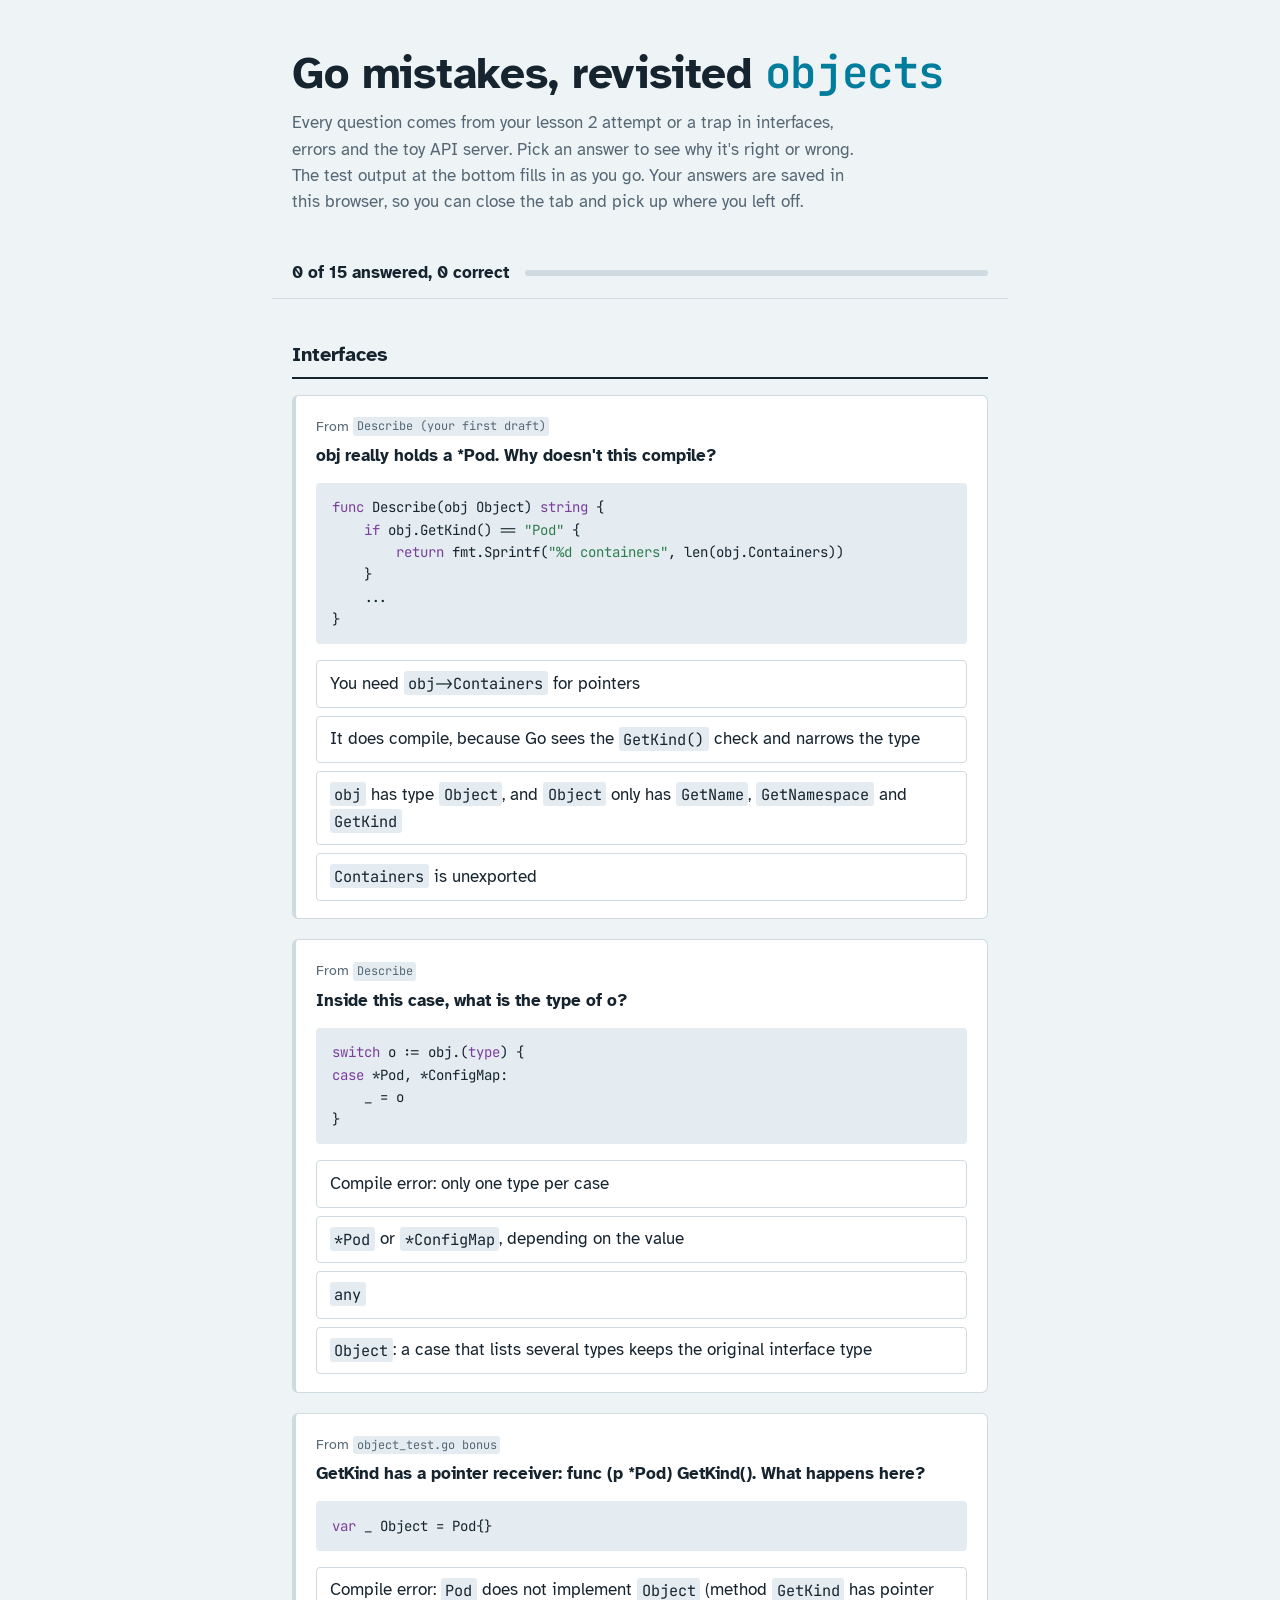
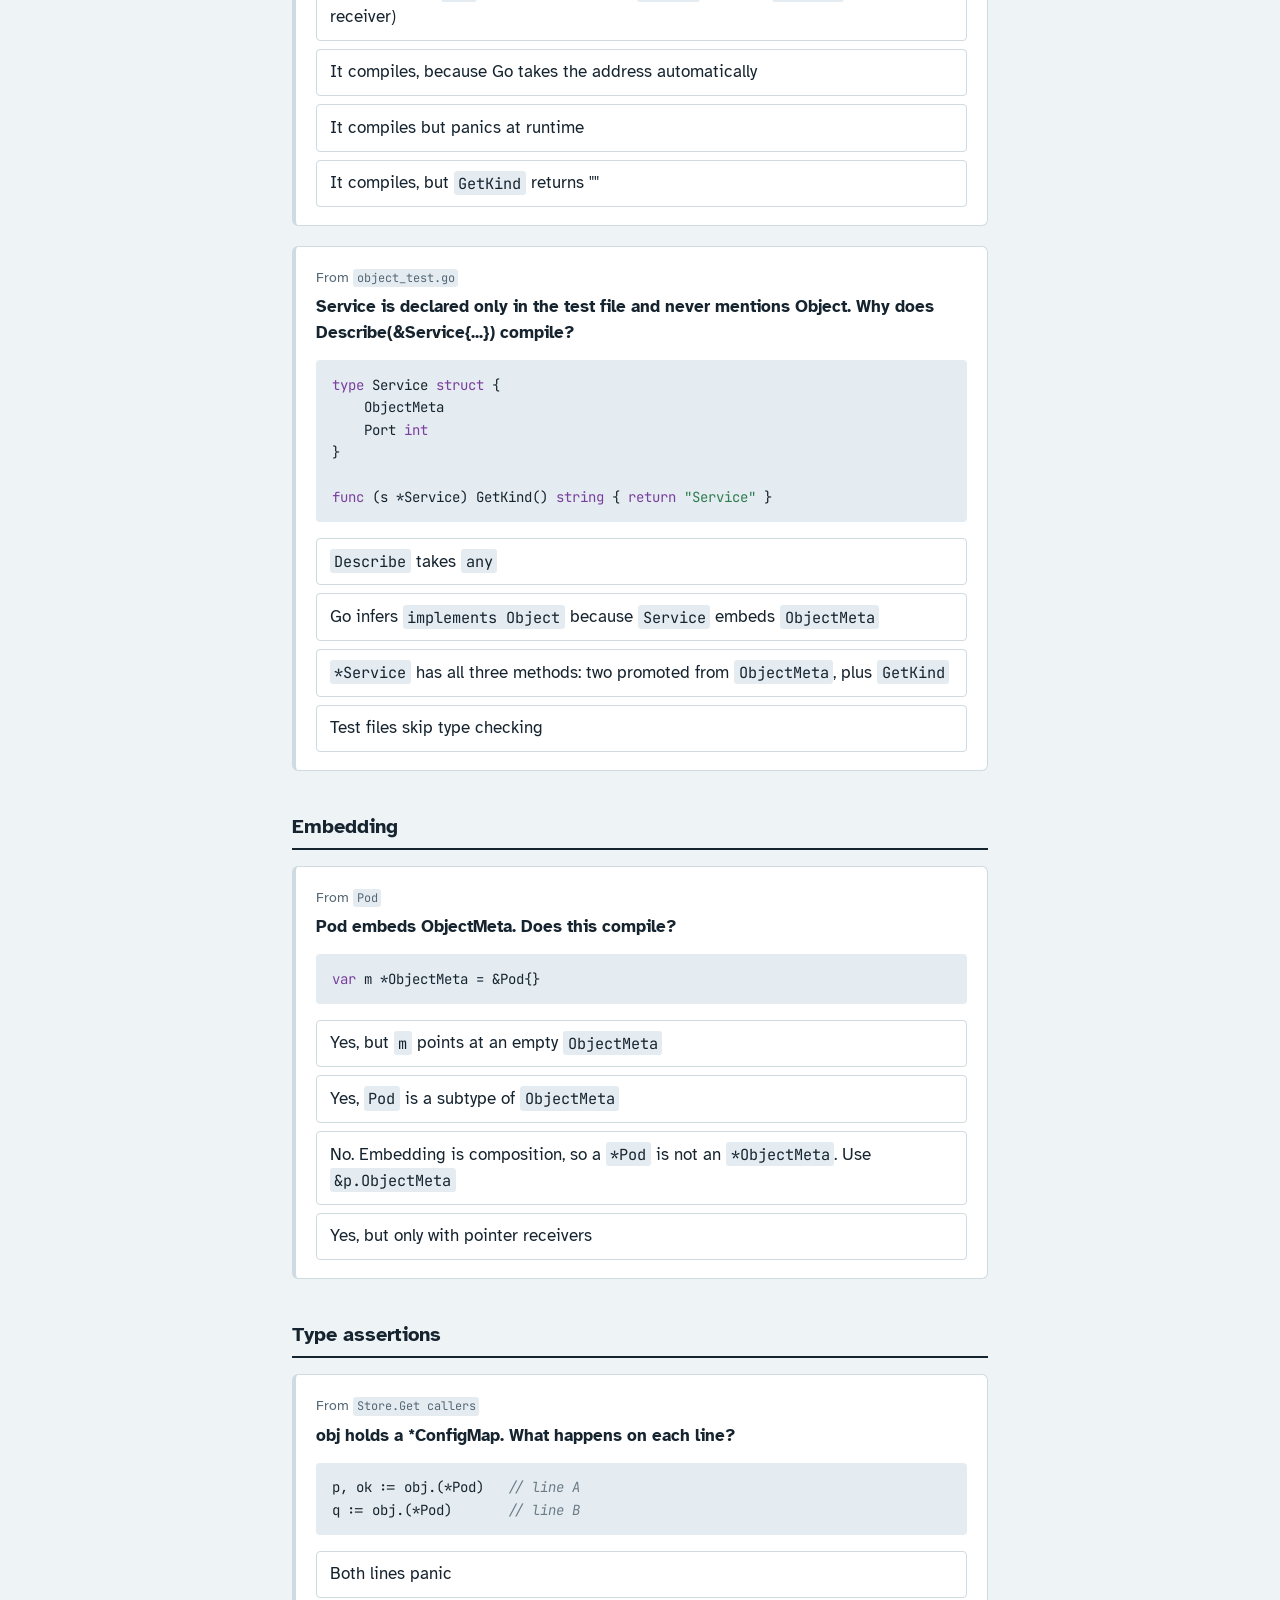
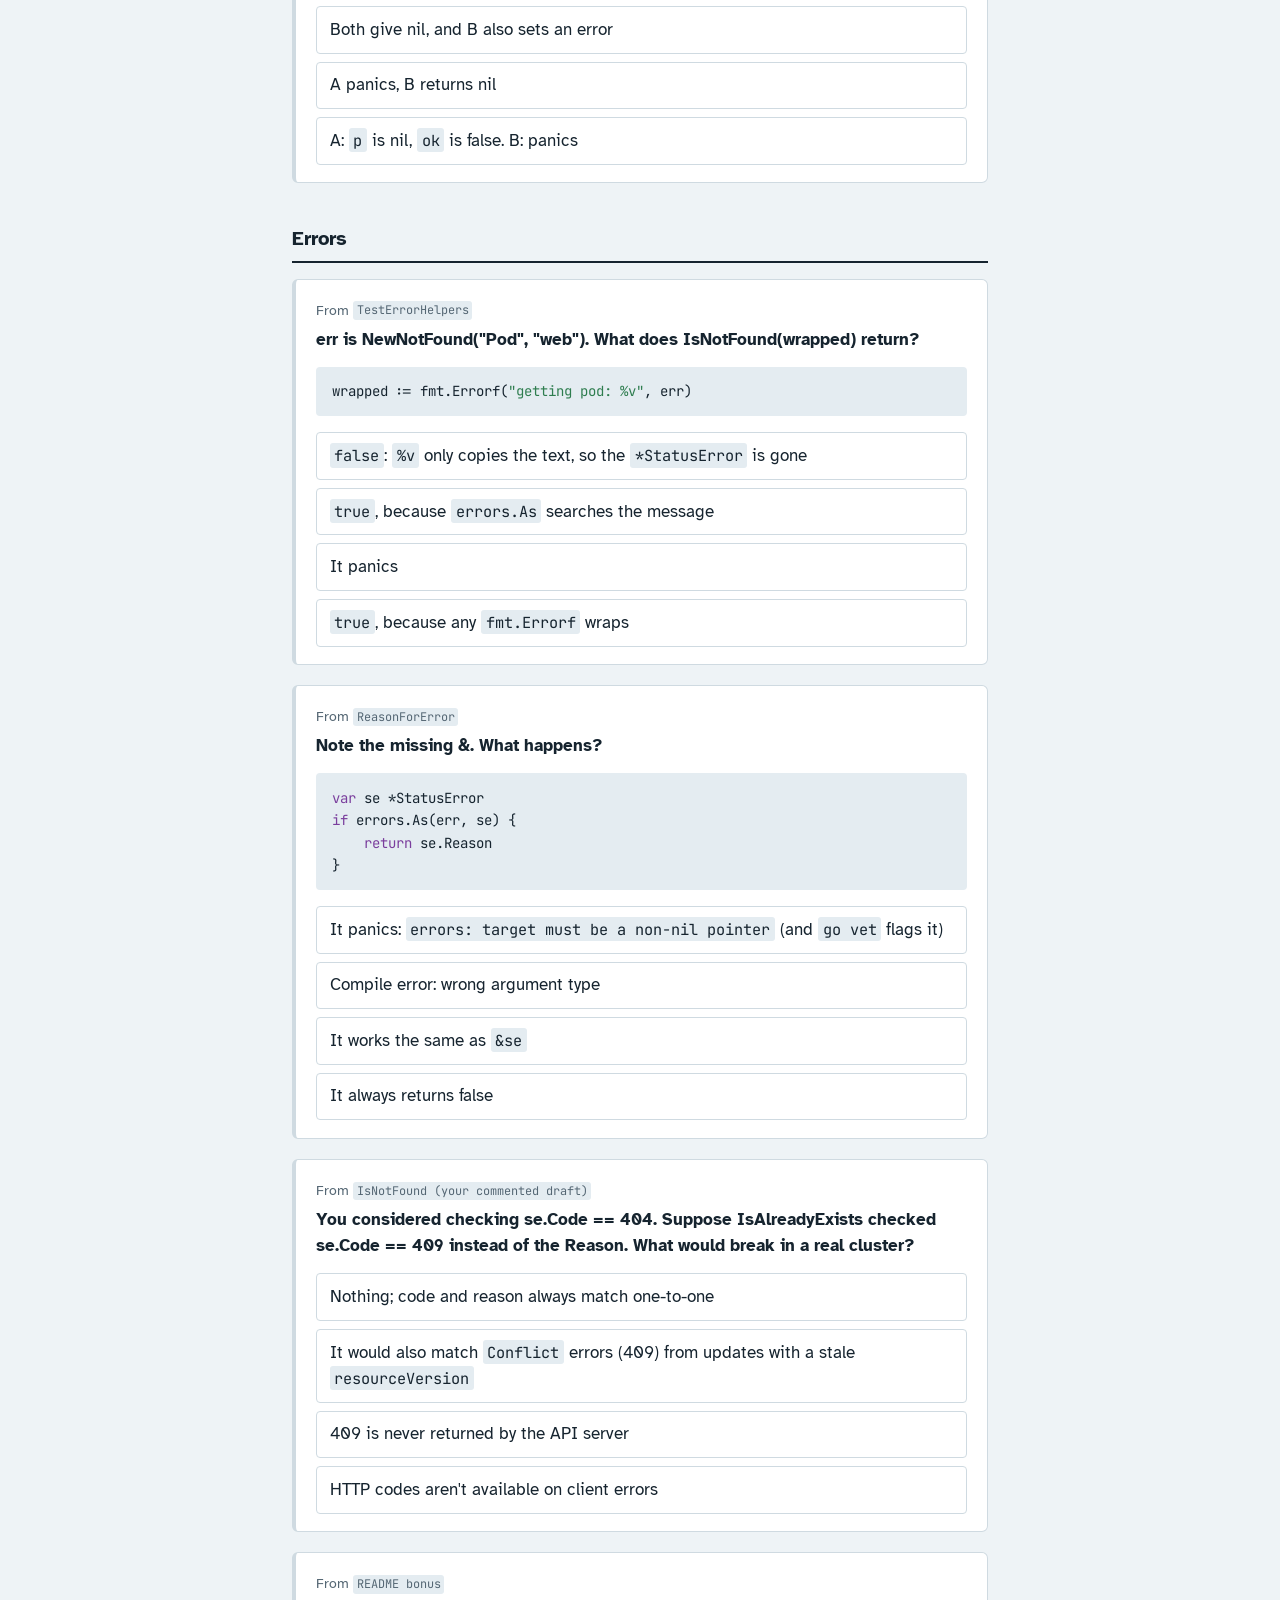
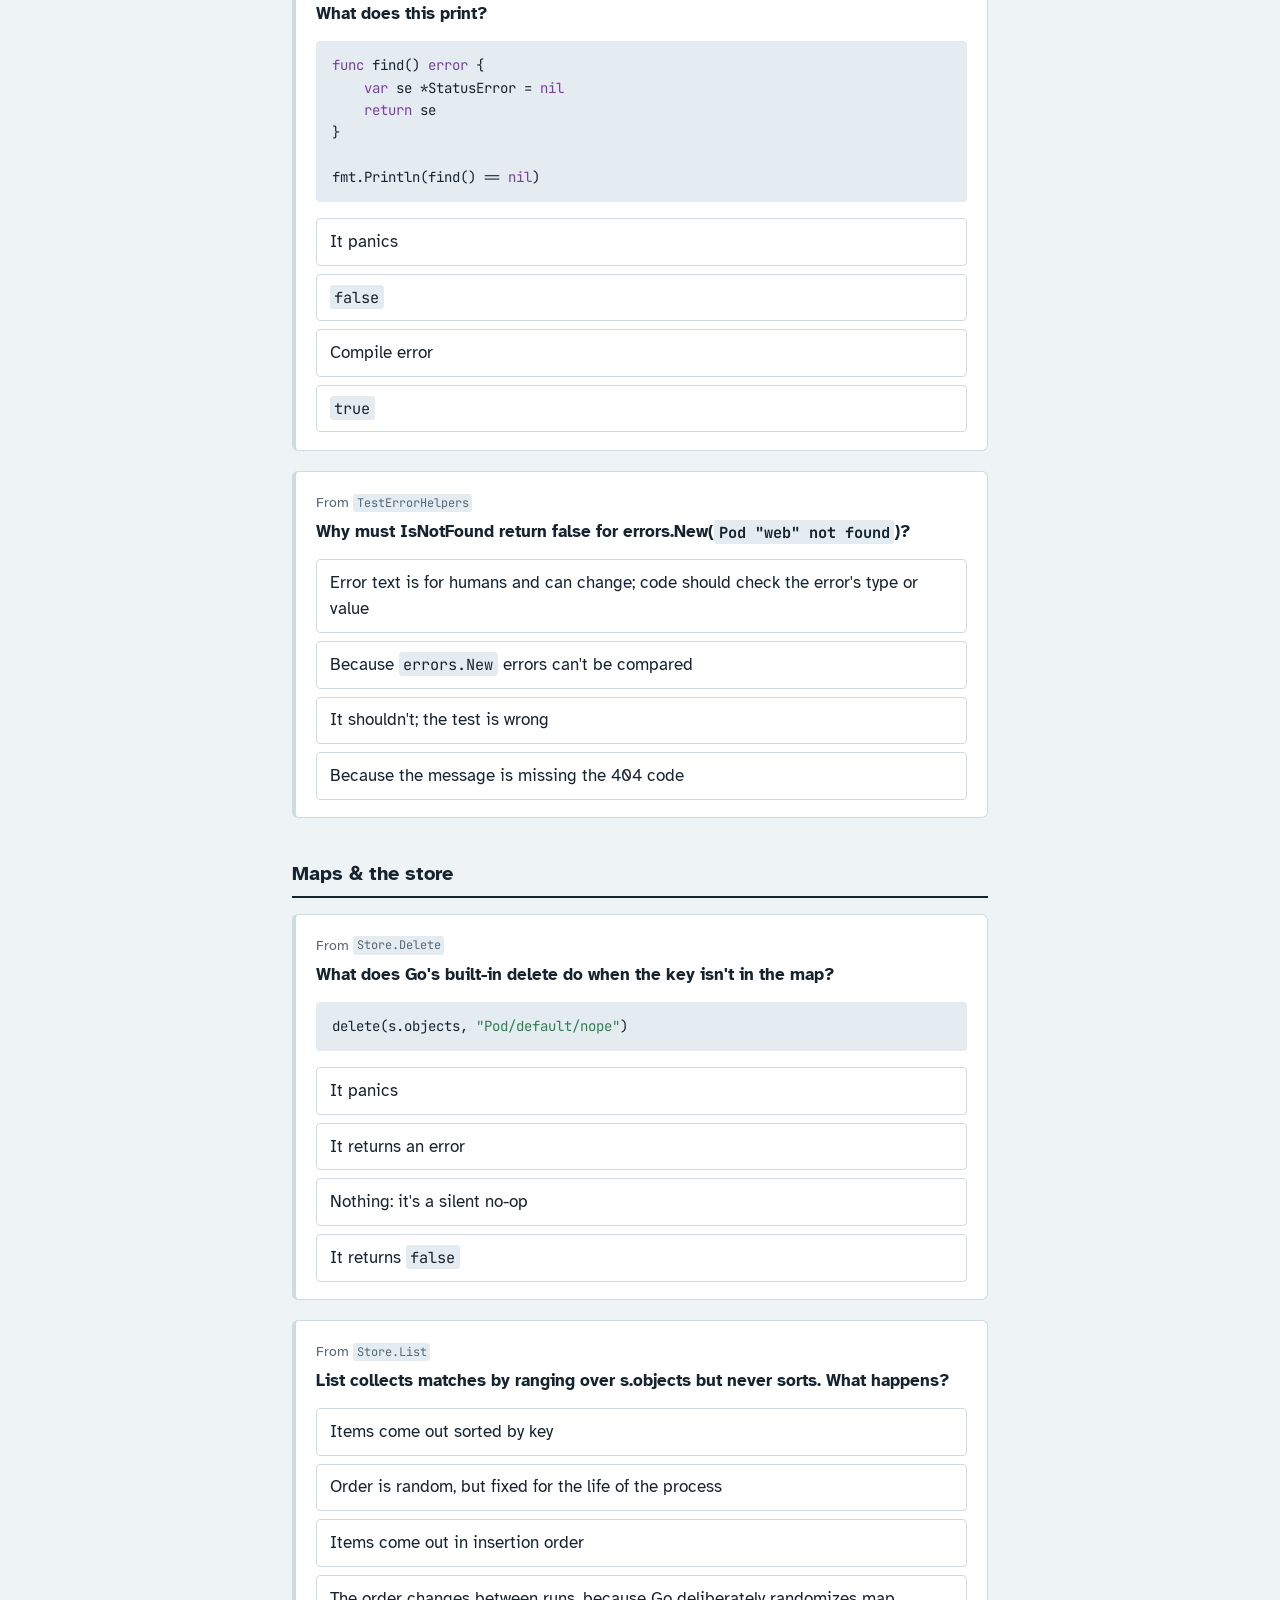
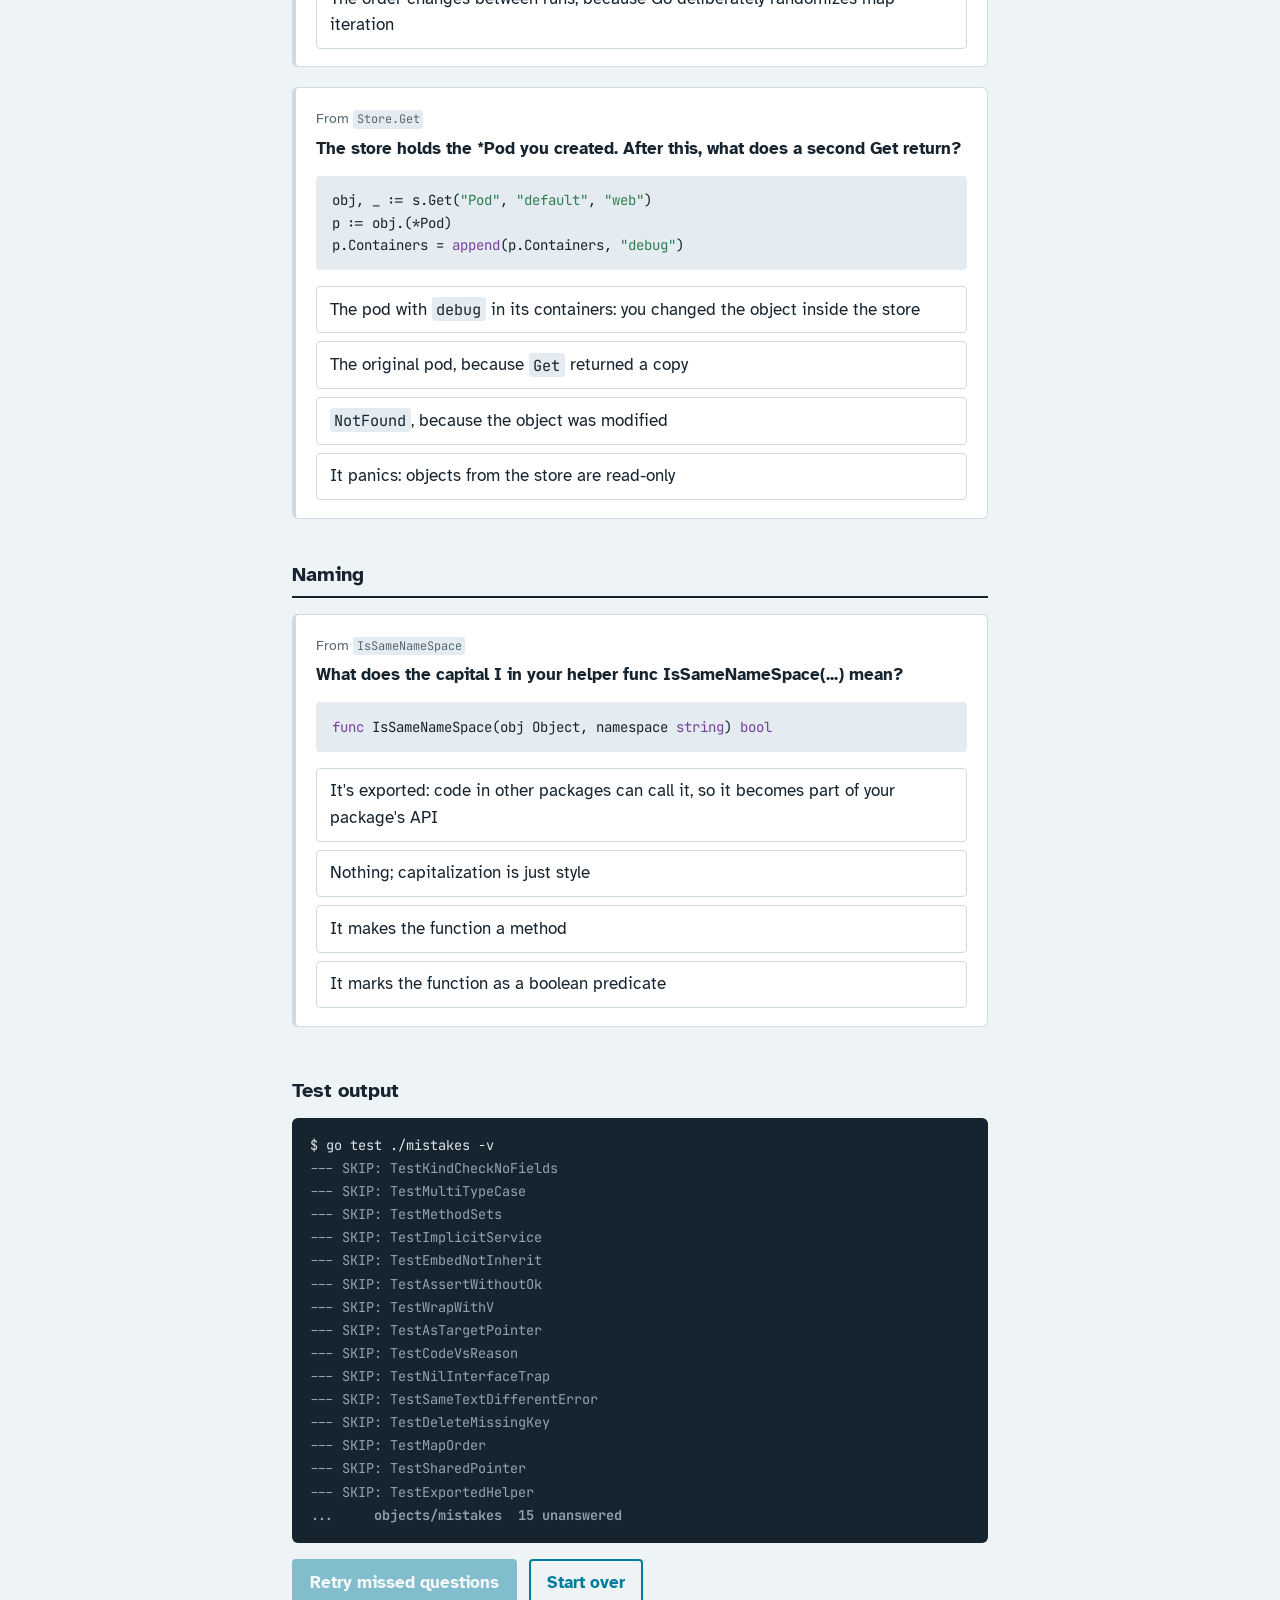
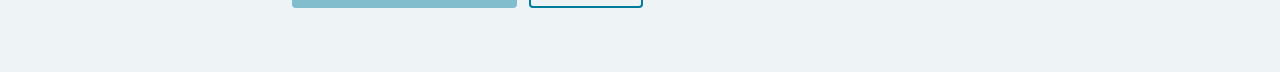
<file: attempts/02-interfaces-errors/go-mistakes-quiz.html>
<!DOCTYPE html>
<html lang="en">
<head>
<meta charset="utf-8">
<meta name="viewport" content="width=device-width, initial-scale=1">
<title>Go mistakes, revisited</title>
<link rel="preconnect" href="https://fonts.googleapis.com">
<link rel="preconnect" href="https://fonts.gstatic.com" crossorigin>
<link href="https://fonts.googleapis.com/css2?family=Atkinson+Hyperlegible:wght@400;700&family=JetBrains+Mono:wght@400;600&display=swap" rel="stylesheet">
<style>
  :root {
    --bg: #EEF3F6;
    --surface: #FFFFFF;
    --ink: #16242F;
    --muted: #556774;
    --line: #CFDAE1;
    --accent: #007D9C;
    --code-bg: #E4ECF1;
    --pass: #2E7D4F;
    --pass-bg: #E3F2E8;
    --fail: #B3261E;
    --fail-bg: #FBE7E5;
    --kw: #7A3E9D;
    --str: #2E7D4F;
    --cmt: #6B7C88;
    --term-bg: #16242F;
    --term-ink: #DCE6EC;
    --sans: "Atkinson Hyperlegible", system-ui, -apple-system, "Segoe UI", sans-serif;
    --mono: "JetBrains Mono", ui-monospace, "SF Mono", Menlo, Consolas, monospace;
  }
  @media (prefers-color-scheme: dark) {
    :root {
      --bg: #0F1A21;
      --surface: #16242E;
      --ink: #E4ECF1;
      --muted: #93A4B0;
      --line: #2A3B47;
      --accent: #4FC7E3;
      --code-bg: #1C2C37;
      --pass: #6FCF97;
      --pass-bg: #173326;
      --fail: #F28B82;
      --fail-bg: #3A1D1B;
      --kw: #C79BE6;
      --str: #8FD6A8;
      --cmt: #7E909C;
      --term-bg: #0A1218;
      --term-ink: #DCE6EC;
    }
  }
  * { box-sizing: border-box; }
  html { -webkit-text-size-adjust: 100%; }
  body {
    margin: 0;
    background: var(--bg);
    color: var(--ink);
    font-family: var(--sans);
    font-size: 1.0625rem;
    line-height: 1.55;
  }
  main { max-width: 46rem; margin: 0 auto; padding: 3rem 1.25rem 4rem; }

  header h1 {
    font-size: clamp(2rem, 6vw, 2.75rem);
    line-height: 1.1;
    margin: 0 0 0.75rem;
    letter-spacing: -0.01em;
  }
  header h1 .gofile { font-family: var(--mono); font-weight: 600; color: var(--accent); }
  header p { margin: 0; color: var(--muted); max-width: 36rem; }

  .tally {
    position: sticky; top: 0; z-index: 5;
    margin: 2rem -1.25rem 1.5rem;
    padding: 0.75rem 1.25rem;
    background: var(--bg);
    border-bottom: 1px solid var(--line);
    display: flex; align-items: center; gap: 1rem; flex-wrap: wrap;
  }
  .tally-text { font-weight: 700; }
  .bar { flex: 1 1 10rem; height: 6px; background: var(--line); border-radius: 3px; overflow: hidden; display: flex; }
  .bar span { display: block; height: 100%; }
  .bar .ok { background: var(--pass); }
  .bar .bad { background: var(--fail); }

  .topic {
    font-size: 1.25rem;
    margin: 2.5rem 0 1rem;
    padding-bottom: 0.4rem;
    border-bottom: 2px solid var(--ink);
  }

  .q {
    background: var(--surface);
    border: 1px solid var(--line);
    border-left: 4px solid var(--line);
    border-radius: 6px;
    padding: 1.25rem 1.25rem 1.1rem;
    margin-bottom: 1.25rem;
  }
  .q.correct { border-left-color: var(--pass); }
  .q.wrong { border-left-color: var(--fail); }
  .q .from { font-size: 0.875rem; color: var(--muted); margin: 0 0 0.35rem; }
  .q .from code { font-size: 0.85em; }
  .q .prompt { font-weight: 700; margin: 0 0 0.85rem; }

  pre {
    background: var(--code-bg);
    border-radius: 4px;
    padding: 0.85rem 1rem;
    margin: 0 0 1rem;
    overflow-x: auto;
    font-family: var(--mono);
    font-size: 0.875rem;
    line-height: 1.6;
    tab-size: 4;
  }
  code { font-family: var(--mono); font-size: 0.9em; background: var(--code-bg); padding: 0.1em 0.3em; border-radius: 3px; }
  pre code { background: none; padding: 0; font-size: inherit; }
  .k { color: var(--kw); }
  .s { color: var(--str); }
  .c { color: var(--cmt); font-style: italic; }

  .options { list-style: none; padding: 0; margin: 0; display: grid; gap: 0.5rem; }
  .options button {
    width: 100%;
    text-align: left;
    font: inherit;
    color: var(--ink);
    background: var(--surface);
    border: 1px solid var(--line);
    border-radius: 4px;
    padding: 0.6rem 0.8rem;
    cursor: pointer;
  }
  .options button:hover:not(:disabled) { border-color: var(--accent); }
  .options button:focus-visible { outline: 3px solid var(--accent); outline-offset: 2px; }
  .options button:disabled { cursor: default; }
  .options button.is-answer { border-color: var(--pass); background: var(--pass-bg); }
  .options button.is-picked-wrong { border-color: var(--fail); background: var(--fail-bg); }
  .options button.is-dim { opacity: 0.55; }

  .feedback { margin-top: 0.9rem; padding-top: 0.9rem; border-top: 1px dashed var(--line); }
  .feedback[hidden] { display: none; }
  .verdict { font-weight: 700; margin-right: 0.3rem; }
  .correct .verdict { color: var(--pass); }
  .wrong .verdict { color: var(--fail); }
  .feedback p { margin: 0 0 0.5rem; }
  .feedback p:last-child { margin-bottom: 0; }

  .results { margin-top: 3rem; }
  .results h2 { font-size: 1.25rem; margin: 0 0 0.75rem; }
  .term {
    background: var(--term-bg);
    color: var(--term-ink);
    border-radius: 6px;
    padding: 1rem 1.1rem;
    font-family: var(--mono);
    font-size: 0.85rem;
    line-height: 1.7;
    overflow-x: auto;
    white-space: pre;
    margin: 0 0 1rem;
  }
  .term .pass { color: #6FCF97; }
  .term .fail { color: #F28B82; }
  .term .skip { color: #93A4B0; }
  .term .sum { font-weight: 600; }
  .actions { display: flex; gap: 0.75rem; flex-wrap: wrap; }
  .actions button {
    font: inherit; font-weight: 700;
    padding: 0.6rem 1rem;
    border-radius: 4px;
    border: 2px solid var(--accent);
    background: var(--accent);
    color: var(--surface);
    cursor: pointer;
  }
  .actions button.secondary { background: transparent; color: var(--accent); }
  .actions button:disabled { opacity: 0.45; cursor: default; }
  .actions button:focus-visible { outline: 3px solid var(--ink); outline-offset: 2px; }

  @media (prefers-reduced-motion: no-preference) {
    .feedback:not([hidden]) { animation: reveal 0.2s ease-out; }
    @keyframes reveal { from { opacity: 0; transform: translateY(-4px); } to { opacity: 1; transform: none; } }
  }
</style>
</head>
<body>
<main>
  <header>
    <h1>Go mistakes, revisited <span class="gofile">objects</span></h1>
    <p>Every question comes from your lesson 2 attempt or a trap in interfaces, errors and the toy API server. Pick an answer to see why it's right or wrong. The test output at the bottom fills in as you go. Your answers are saved in this browser, so you can close the tab and pick up where you left off.</p>
  </header>

  <div class="tally" aria-live="polite">
    <span class="tally-text" id="tally">0 of 0 answered</span>
    <div class="bar" aria-hidden="true"><span class="ok" id="bar-ok"></span><span class="bad" id="bar-bad"></span></div>
  </div>

  <div id="quiz"></div>

  <section class="results" aria-labelledby="results-h">
    <h2 id="results-h">Test output</h2>
    <div class="term" id="term"></div>
    <div class="actions">
      <button id="retry">Retry missed questions</button>
      <button id="reset" class="secondary">Start over</button>
    </div>
  </section>
</main>

<script>
const QUESTIONS = [
  // ---------- Interfaces ----------
  {
    id: "KindCheckNoFields", topic: "Interfaces", from: "Describe (your first draft)",
    prompt: "obj really holds a *Pod. Why doesn't this compile?",
    code: `func Describe(obj Object) string {
	if obj.GetKind() == "Pod" {
		return fmt.Sprintf("%d containers", len(obj.Containers))
	}
	...
}`,
    options: [
      { t: "`obj` has type `Object`, and `Object` only has `GetName`, `GetNamespace` and `GetKind`", ok: true },
      { t: "It does compile, because Go sees the `GetKind()` check and narrows the type" },
      { t: "`Containers` is unexported" },
      { t: "You need `obj->Containers` for pointers" }
    ],
    explain: [
      "The compiler only knows the static type, `Object`. A string check on `GetKind()` means nothing to it, so the fields of `*Pod` stay out of reach. That's why your first draft fell back to hard-coded counts.",
      "A type switch (`switch o := obj.(type) { case *Pod: ... }`) or an assertion (`p, ok := obj.(*Pod)`) gives you a variable whose static type really is `*Pod`."
    ]
  },
  {
    id: "MultiTypeCase", topic: "Interfaces", from: "Describe",
    prompt: "Inside this case, what is the type of o?",
    code: `switch o := obj.(type) {
case *Pod, *ConfigMap:
	_ = o
}`,
    options: [
      { t: "`Object`: a case that lists several types keeps the original interface type", ok: true },
      { t: "`*Pod` or `*ConfigMap`, depending on the value" },
      { t: "`any`" },
      { t: "Compile error: only one type per case" }
    ],
    explain: [
      "`o` only gets a concrete type in a case that lists exactly one type. With two, Go can't choose, so `o` stays an `Object`, and `o.Containers` would not compile.",
      "Use separate cases when you need the concrete fields."
    ]
  },
  {
    id: "MethodSets", topic: "Interfaces", from: "object_test.go bonus",
    prompt: "GetKind has a pointer receiver: func (p *Pod) GetKind(). What happens here?",
    code: `var _ Object = Pod{}`,
    options: [
      { t: "Compile error: `Pod` does not implement `Object` (method `GetKind` has pointer receiver)", ok: true },
      { t: "It compiles, because Go takes the address automatically" },
      { t: "It compiles but panics at runtime" },
      { t: "It compiles, but `GetKind` returns \"\"" }
    ],
    explain: [
      "Methods with pointer receivers belong to `*Pod`'s method set, not `Pod`'s. Go auto-takes `&` when you *call* `p.GetKind()` on an addressable variable, but it won't do that when it checks whether a type satisfies an interface.",
      "This is why client-go always works with `&corev1.Pod{}` and why `client.Object` values are pointers."
    ]
  },
  {
    id: "ImplicitService", topic: "Interfaces", from: "object_test.go",
    prompt: "Service is declared only in the test file and never mentions Object. Why does Describe(&Service{...}) compile?",
    code: `type Service struct {
	ObjectMeta
	Port int
}

func (s *Service) GetKind() string { return "Service" }`,
    options: [
      { t: "`*Service` has all three methods: two promoted from `ObjectMeta`, plus `GetKind`", ok: true },
      { t: "Test files skip type checking" },
      { t: "Go infers `implements Object` because `Service` embeds `ObjectMeta`" },
      { t: "`Describe` takes `any`" }
    ],
    explain: [
      "Interfaces are satisfied implicitly: having the methods is the whole requirement. Embedding just supplies two of them.",
      "That's how your own CRD types later become `client.Object` without importing anything special."
    ]
  },

  // ---------- Embedding ----------
  {
    id: "EmbedNotInherit", topic: "Embedding", from: "Pod",
    prompt: "Pod embeds ObjectMeta. Does this compile?",
    code: `var m *ObjectMeta = &Pod{}`,
    options: [
      { t: "No. Embedding is composition, so a `*Pod` is not an `*ObjectMeta`. Use `&p.ObjectMeta`", ok: true },
      { t: "Yes, `Pod` is a subtype of `ObjectMeta`" },
      { t: "Yes, but only with pointer receivers" },
      { t: "Yes, but `m` points at an empty `ObjectMeta`" }
    ],
    explain: [
      "Embedding promotes fields and methods so you can write `p.Name` and `p.GetName()`, but there is no subtype relationship. The embedded value is just a field named `ObjectMeta`.",
      "If you need polymorphism, you use an interface, like `Object`."
    ]
  },

  // ---------- Type assertions ----------
  {
    id: "AssertWithoutOk", topic: "Type assertions", from: "Store.Get callers",
    prompt: "obj holds a *ConfigMap. What happens on each line?",
    code: `p, ok := obj.(*Pod)   // line A
q := obj.(*Pod)       // line B`,
    options: [
      { t: "A: `p` is nil, `ok` is false. B: panics", ok: true },
      { t: "Both lines panic" },
      { t: "Both give nil, and B also sets an error" },
      { t: "A panics, B returns nil" }
    ],
    explain: [
      "The comma-ok form never panics; it reports the mismatch. The single-value form panics with `interface conversion: ... is *ConfigMap, not *Pod`.",
      "In controllers, an object from an informer's delete handler can be a `DeletedFinalStateUnknown` tombstone rather than your type, so always use comma-ok there."
    ]
  },

  // ---------- Errors ----------
  {
    id: "WrapWithV", topic: "Errors", from: "TestErrorHelpers",
    prompt: "err is NewNotFound(\"Pod\", \"web\"). What does IsNotFound(wrapped) return?",
    code: `wrapped := fmt.Errorf("getting pod: %v", err)`,
    options: [
      { t: "`false`: `%v` only copies the text, so the `*StatusError` is gone", ok: true },
      { t: "`true`, because `errors.As` searches the message" },
      { t: "`true`, because any `fmt.Errorf` wraps" },
      { t: "It panics" }
    ],
    explain: [
      "Only `%w` stores the original error so `errors.Unwrap`, `errors.Is` and `errors.As` can reach it. With `%v`, the result is a brand-new error that merely contains the same words.",
      "Rule of thumb: when you add context to an error you're returning, use `%w`."
    ]
  },
  {
    id: "AsTargetPointer", topic: "Errors", from: "ReasonForError",
    prompt: "Note the missing &. What happens?",
    code: `var se *StatusError
if errors.As(err, se) {
	return se.Reason
}`,
    options: [
      { t: "It panics: `errors: target must be a non-nil pointer` (and `go vet` flags it)", ok: true },
      { t: "It works the same as `&se`" },
      { t: "It always returns false" },
      { t: "Compile error: wrong argument type" }
    ],
    explain: [
      "`errors.As` needs somewhere to *write* the match, so it takes a pointer to your variable. `se` itself is a nil `*StatusError`, which gives it nowhere to write.",
      "It compiles because the parameter type is `any`. Run `go vet` regularly; it catches this."
    ]
  },
  {
    id: "CodeVsReason", topic: "Errors", from: "IsNotFound (your commented draft)",
    prompt: "You considered checking se.Code == 404. Suppose IsAlreadyExists checked se.Code == 409 instead of the Reason. What would break in a real cluster?",
    code: null,
    options: [
      { t: "It would also match `Conflict` errors (409) from updates with a stale `resourceVersion`", ok: true },
      { t: "Nothing; code and reason always match one-to-one" },
      { t: "HTTP codes aren't available on client errors" },
      { t: "409 is never returned by the API server" }
    ],
    explain: [
      "Several reasons share a code. In Kubernetes, `AlreadyExists` and `Conflict` are both 409, and they need very different handling: one means \"fine, it's there\" and the other means \"re-read and retry\".",
      "`Reason` is the machine-readable cause, so check it first. That's what `apierrors.IsAlreadyExists` and `apierrors.IsConflict` do."
    ]
  },
  {
    id: "NilInterfaceTrap", topic: "Errors", from: "README bonus",
    prompt: "What does this print?",
    code: `func find() error {
	var se *StatusError = nil
	return se
}

fmt.Println(find() == nil)`,
    options: [
      { t: "`false`", ok: true },
      { t: "`true`" },
      { t: "It panics" },
      { t: "Compile error" }
    ],
    explain: [
      "An interface value is a (type, value) pair. Returning `se` produces `(*StatusError, nil)`, and an interface is only `== nil` when *both* parts are nil.",
      "Callers would see a non-nil error and calling `.Error()` on it would panic. Return a literal `nil` for \"no error\"."
    ]
  },
  {
    id: "SameTextDifferentError", topic: "Errors", from: "TestErrorHelpers",
    prompt: "Why must IsNotFound return false for errors.New(`Pod \"web\" not found`)?",
    code: null,
    options: [
      { t: "Error text is for humans and can change; code should check the error's type or value", ok: true },
      { t: "Because `errors.New` errors can't be compared" },
      { t: "It shouldn't; the test is wrong" },
      { t: "Because the message is missing the 404 code" }
    ],
    explain: [
      "If code checks `strings.Contains(err.Error(), \"not found\")`, rewording a message silently breaks callers, and unrelated errors can match by accident.",
      "Use `errors.Is` for sentinel values and `errors.As` for error types."
    ]
  },

  // ---------- Maps & the store ----------
  {
    id: "DeleteMissingKey", topic: "Maps & the store", from: "Store.Delete",
    prompt: "What does Go's built-in delete do when the key isn't in the map?",
    code: `delete(s.objects, "Pod/default/nope")`,
    options: [
      { t: "Nothing: it's a silent no-op", ok: true },
      { t: "It panics" },
      { t: "It returns an error" },
      { t: "It returns `false`" }
    ],
    explain: [
      "`delete` has no return value and never fails, even on a nil map. That's why your `Delete` needed the comma-ok check first: without it, deleting a missing object would succeed instead of returning `NotFound`."
    ]
  },
  {
    id: "MapOrder", topic: "Maps & the store", from: "Store.List",
    prompt: "List collects matches by ranging over s.objects but never sorts. What happens?",
    code: null,
    options: [
      { t: "The order changes between runs, because Go deliberately randomizes map iteration", ok: true },
      { t: "Items come out in insertion order" },
      { t: "Items come out sorted by key" },
      { t: "Order is random, but fixed for the life of the process" }
    ],
    explain: [
      "Go randomizes map iteration on purpose so nobody depends on it. The test calls `List` five times to catch exactly this.",
      "Whenever output order matters (API responses, tests, diffs), collect into a slice and sort it."
    ]
  },
  {
    id: "SharedPointer", topic: "Maps & the store", from: "Store.Get",
    prompt: "The store holds the *Pod you created. After this, what does a second Get return?",
    code: `obj, _ := s.Get("Pod", "default", "web")
p := obj.(*Pod)
p.Containers = append(p.Containers, "debug")`,
    options: [
      { t: "The pod with `debug` in its containers: you changed the object inside the store", ok: true },
      { t: "The original pod, because `Get` returned a copy" },
      { t: "It panics: objects from the store are read-only" },
      { t: "`NotFound`, because the object was modified" }
    ],
    explain: [
      "The map stores a pointer, and `Get` hands back that same pointer. There's no copy unless you make one.",
      "Informer caches in client-go work the same way. Never modify an object from a lister; call `obj.DeepCopy()` first, then change and `Update` the copy."
    ]
  },

  // ---------- Naming ----------
  {
    id: "ExportedHelper", topic: "Naming", from: "IsSameNameSpace",
    prompt: "What does the capital I in your helper func IsSameNameSpace(...) mean?",
    code: `func IsSameNameSpace(obj Object, namespace string) bool`,
    options: [
      { t: "It's exported: code in other packages can call it, so it becomes part of your package's API", ok: true },
      { t: "Nothing; capitalization is just style" },
      { t: "It marks the function as a boolean predicate" },
      { t: "It makes the function a method" }
    ],
    explain: [
      "In Go, the first letter decides visibility. A small internal helper should start lowercase, like `inNamespace`, so you're free to change it later.",
      "Kubernetes spells it as one word, `Namespace`, so `NameSpace` reads oddly to Go and Kubernetes developers."
    ]
  }
];

const state = {}; // id -> { picked: index into shuffled order, correct: bool }
const order = {}; // id -> shuffled option array

// ---- Persistence (localStorage) ----
// Saved shape: { v: 1, order: { id: [original option indexes] }, state: { id: { picked, correct } } }
const STORAGE_KEY = "go-mistakes-quiz-02:v1";

function save() {
  try {
    const savedOrder = {};
    QUESTIONS.forEach(q => {
      savedOrder[q.id] = order[q.id].map(o => q.options.indexOf(o));
    });
    localStorage.setItem(STORAGE_KEY, JSON.stringify({ v: 1, order: savedOrder, state }));
  } catch (err) {
    // Storage can be unavailable (private mode, strict file:// rules). The quiz still works without it.
  }
}

function load() {
  let data = null;
  try {
    data = JSON.parse(localStorage.getItem(STORAGE_KEY));
  } catch (err) {
    data = null;
  }
  QUESTIONS.forEach(q => {
    const idx = data && data.order && data.order[q.id];
    const valid = Array.isArray(idx) && idx.length === q.options.length &&
      idx.every(i => Number.isInteger(i) && q.options[i]) &&
      new Set(idx).size === idx.length;
    // If the question changed since it was saved, drop its saved data and reshuffle.
    if (!valid) {
      order[q.id] = shuffle(q.options);
      return;
    }
    order[q.id] = idx.map(i => q.options[i]);
    const s = data.state && data.state[q.id];
    if (s && Number.isInteger(s.picked) && order[q.id][s.picked]) {
      state[q.id] = { picked: s.picked, correct: !!order[q.id][s.picked].ok };
    }
  });
}

function esc(s) {
  return s.replace(/&/g, "&amp;").replace(/</g, "&lt;").replace(/>/g, "&gt;").replace(/"/g, "&quot;");
}
function inline(s) {
  // escape, then turn `x` into <code>x</code>
  return esc(s).replace(/`([^`]+)`/g, "<code>$1</code>");
}
function highlight(src) {
  const re = /(\/\/.*$)|("(?:[^"\\\n]|\\.)*")|\b(func|var|for|range|if|return|const|type|map|make|append|nil|true|false|continue|string|bool|int|kubectl|switch|case|struct|interface|error|any)\b/gm;
  let out = "", last = 0, m;
  while ((m = re.exec(src))) {
    out += esc(src.slice(last, m.index));
    const cls = m[1] ? "c" : m[2] ? "s" : "k";
    out += '<span class="' + cls + '">' + esc(m[0]) + "</span>";
    last = re.lastIndex;
  }
  return out + esc(src.slice(last));
}
function shuffle(a) {
  const b = a.slice();
  for (let i = b.length - 1; i > 0; i--) {
    const j = Math.floor(Math.random() * (i + 1));
    [b[i], b[j]] = [b[j], b[i]];
  }
  return b;
}

function renderCard(q) {
  const s = state[q.id];
  const opts = order[q.id];
  const status = s ? (s.correct ? "correct" : "wrong") : "";
  let html = '<p class="from">From <code>' + esc(q.from) + "</code></p>";
  html += '<p class="prompt">' + inline(q.prompt) + "</p>";
  if (q.code) html += "<pre><code>" + highlight(q.code) + "</code></pre>";
  html += '<ul class="options">';
  opts.forEach((o, i) => {
    let cls = "";
    if (s) {
      if (o.ok) cls = "is-answer";
      else if (i === s.picked) cls = "is-picked-wrong";
      else cls = "is-dim";
    }
    html += '<li><button type="button" data-q="' + q.id + '" data-i="' + i + '" class="' + cls + '"' + (s ? " disabled" : "") + ">" + inline(o.t) + "</button></li>";
  });
  html += "</ul>";
  html += '<div class="feedback" role="status"' + (s ? "" : " hidden") + ">";
  if (s) {
    html += "<p><span class=\"verdict\">" + (s.correct ? "Correct." : "Not quite.") + "</span>" + inline(q.explain[0]) + "</p>";
    q.explain.slice(1).forEach(e => { html += "<p>" + inline(e) + "</p>"; });
  }
  html += "</div>";
  const card = document.getElementById("q-" + q.id);
  card.className = "q " + status;
  card.innerHTML = html;
}

function renderAll() {
  const root = document.getElementById("quiz");
  root.innerHTML = "";
  let topic = null;
  QUESTIONS.forEach(q => {
    if (q.topic !== topic) {
      topic = q.topic;
      const h = document.createElement("h2");
      h.className = "topic";
      h.textContent = topic;
      root.appendChild(h);
    }
    const card = document.createElement("article");
    card.id = "q-" + q.id;
    root.appendChild(card);
    renderCard(q);
  });
  updateStatus();
}

function updateStatus() {
  const total = QUESTIONS.length;
  const answered = Object.keys(state).length;
  const right = Object.values(state).filter(s => s.correct).length;
  const wrong = answered - right;
  document.getElementById("tally").textContent =
    answered + " of " + total + " answered, " + right + " correct";
  document.getElementById("bar-ok").style.width = (right / total * 100) + "%";
  document.getElementById("bar-bad").style.width = (wrong / total * 100) + "%";

  let lines = [];
  QUESTIONS.forEach(q => {
    const s = state[q.id];
    const name = "Test" + q.id;
    if (!s) lines.push('<span class="skip">--- SKIP: ' + name + "</span>");
    else if (s.correct) lines.push('<span class="pass">--- PASS: ' + name + "</span>");
    else lines.push('<span class="fail">--- FAIL: ' + name + "</span>  (" + esc(q.from) + ")");
  });
  let summary;
  if (answered === total && wrong === 0) summary = '<span class="sum pass">ok      objects/mistakes  ' + right + "/" + total + "</span>";
  else if (wrong > 0) summary = '<span class="sum fail">FAIL    objects/mistakes  ' + right + "/" + total + (answered < total ? ", " + (total - answered) + " unanswered" : "") + "</span>";
  else summary = '<span class="sum skip">...     objects/mistakes  ' + (total - answered) + " unanswered</span>";
  document.getElementById("term").innerHTML = "$ go test ./mistakes -v\n" + lines.join("\n") + "\n" + summary;

  document.getElementById("retry").disabled = wrong === 0;
  save();
}

document.getElementById("quiz").addEventListener("click", e => {
  const btn = e.target.closest("button[data-q]");
  if (!btn || btn.disabled) return;
  const id = btn.dataset.q;
  const i = Number(btn.dataset.i);
  const q = QUESTIONS.find(x => x.id === id);
  state[id] = { picked: i, correct: !!order[id][i].ok };
  renderCard(q);
  updateStatus();
  const fb = document.querySelector("#q-" + id + " .feedback");
  if (fb) fb.setAttribute("tabindex", "-1");
});

document.getElementById("retry").addEventListener("click", () => {
  let first = null;
  QUESTIONS.forEach(q => {
    if (state[q.id] && !state[q.id].correct) {
      delete state[q.id];
      order[q.id] = shuffle(q.options);
      renderCard(q);
      if (!first) first = q.id;
    }
  });
  updateStatus();
  if (first) {
    const el = document.getElementById("q-" + first);
    el.scrollIntoView({ behavior: matchMedia("(prefers-reduced-motion: reduce)").matches ? "auto" : "smooth", block: "start" });
    const b = el.querySelector("button");
    if (b) b.focus({ preventScroll: true });
  }
});

document.getElementById("reset").addEventListener("click", () => {
  Object.keys(state).forEach(k => delete state[k]);
  QUESTIONS.forEach(q => { order[q.id] = shuffle(q.options); });
  renderAll();
  window.scrollTo({ top: 0, behavior: matchMedia("(prefers-reduced-motion: reduce)").matches ? "auto" : "smooth" });
});

load();
renderAll();
</script>
</body>
</html>
</file>
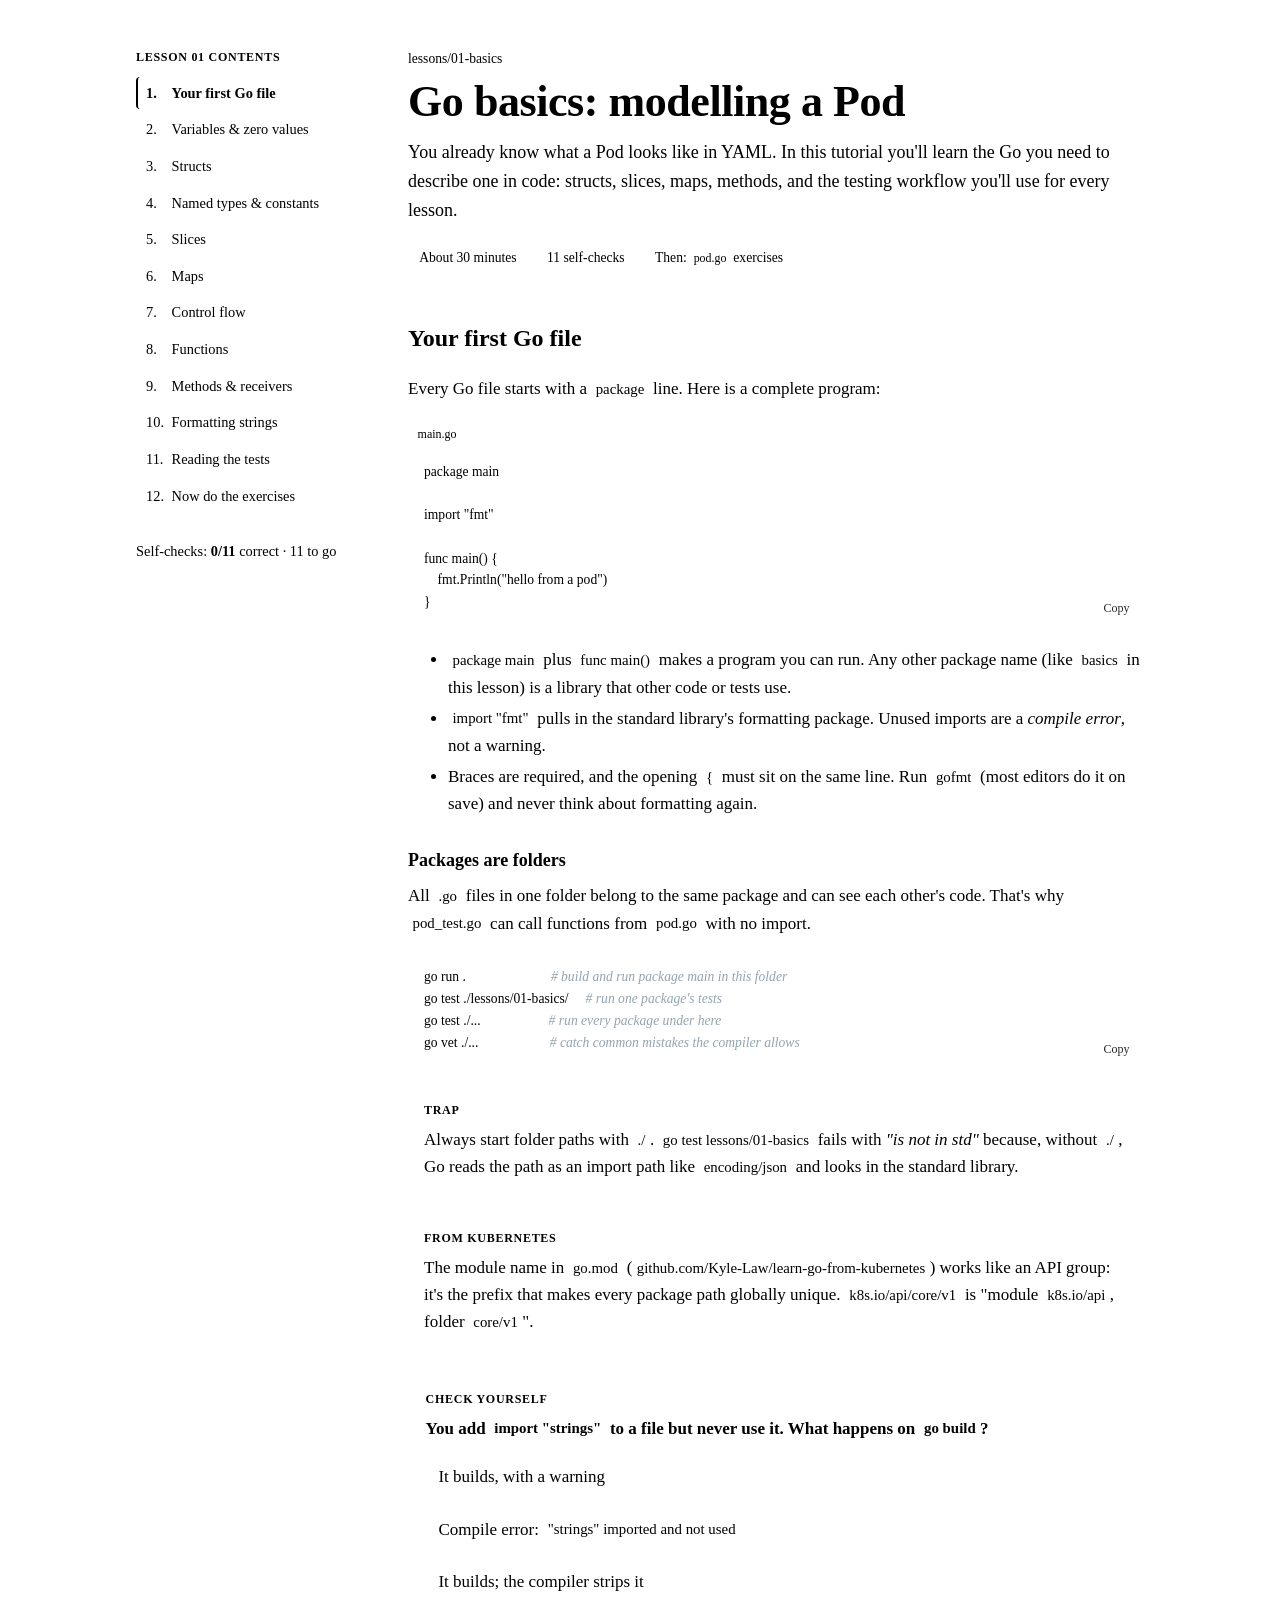
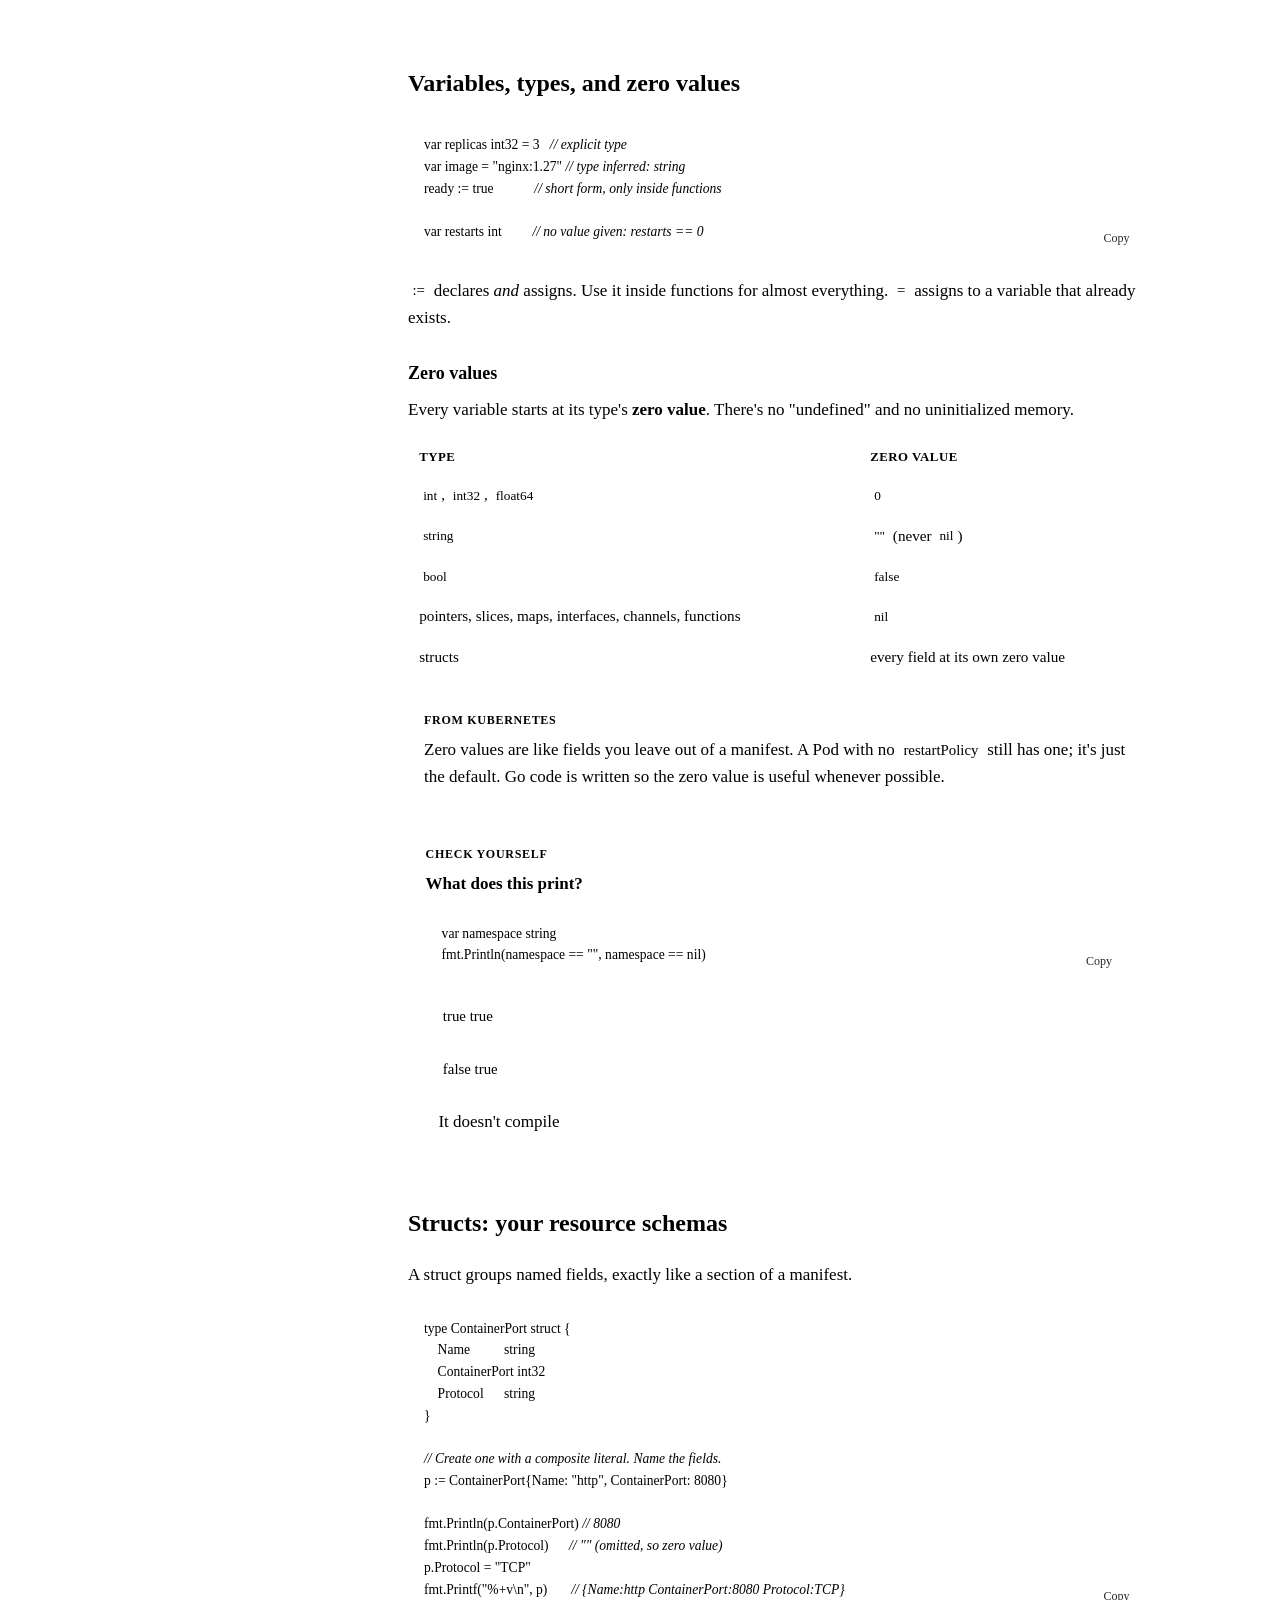
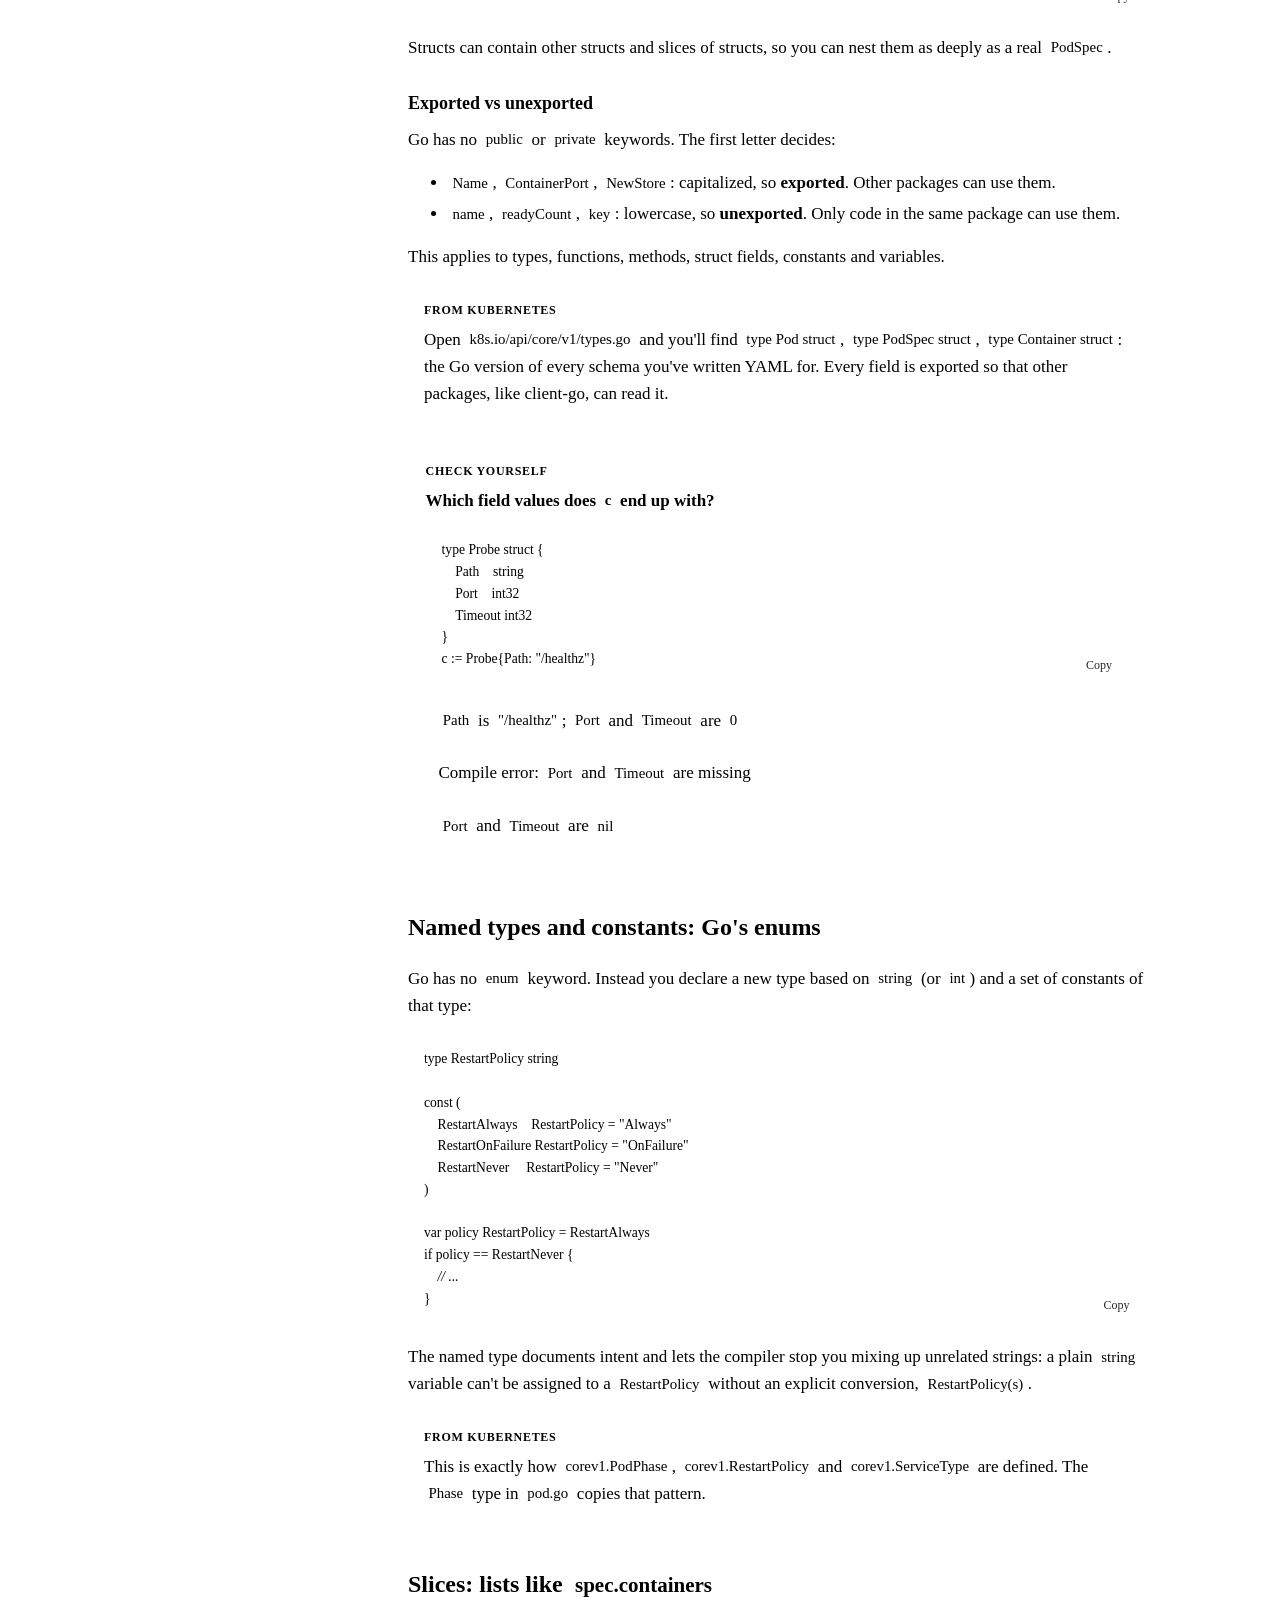
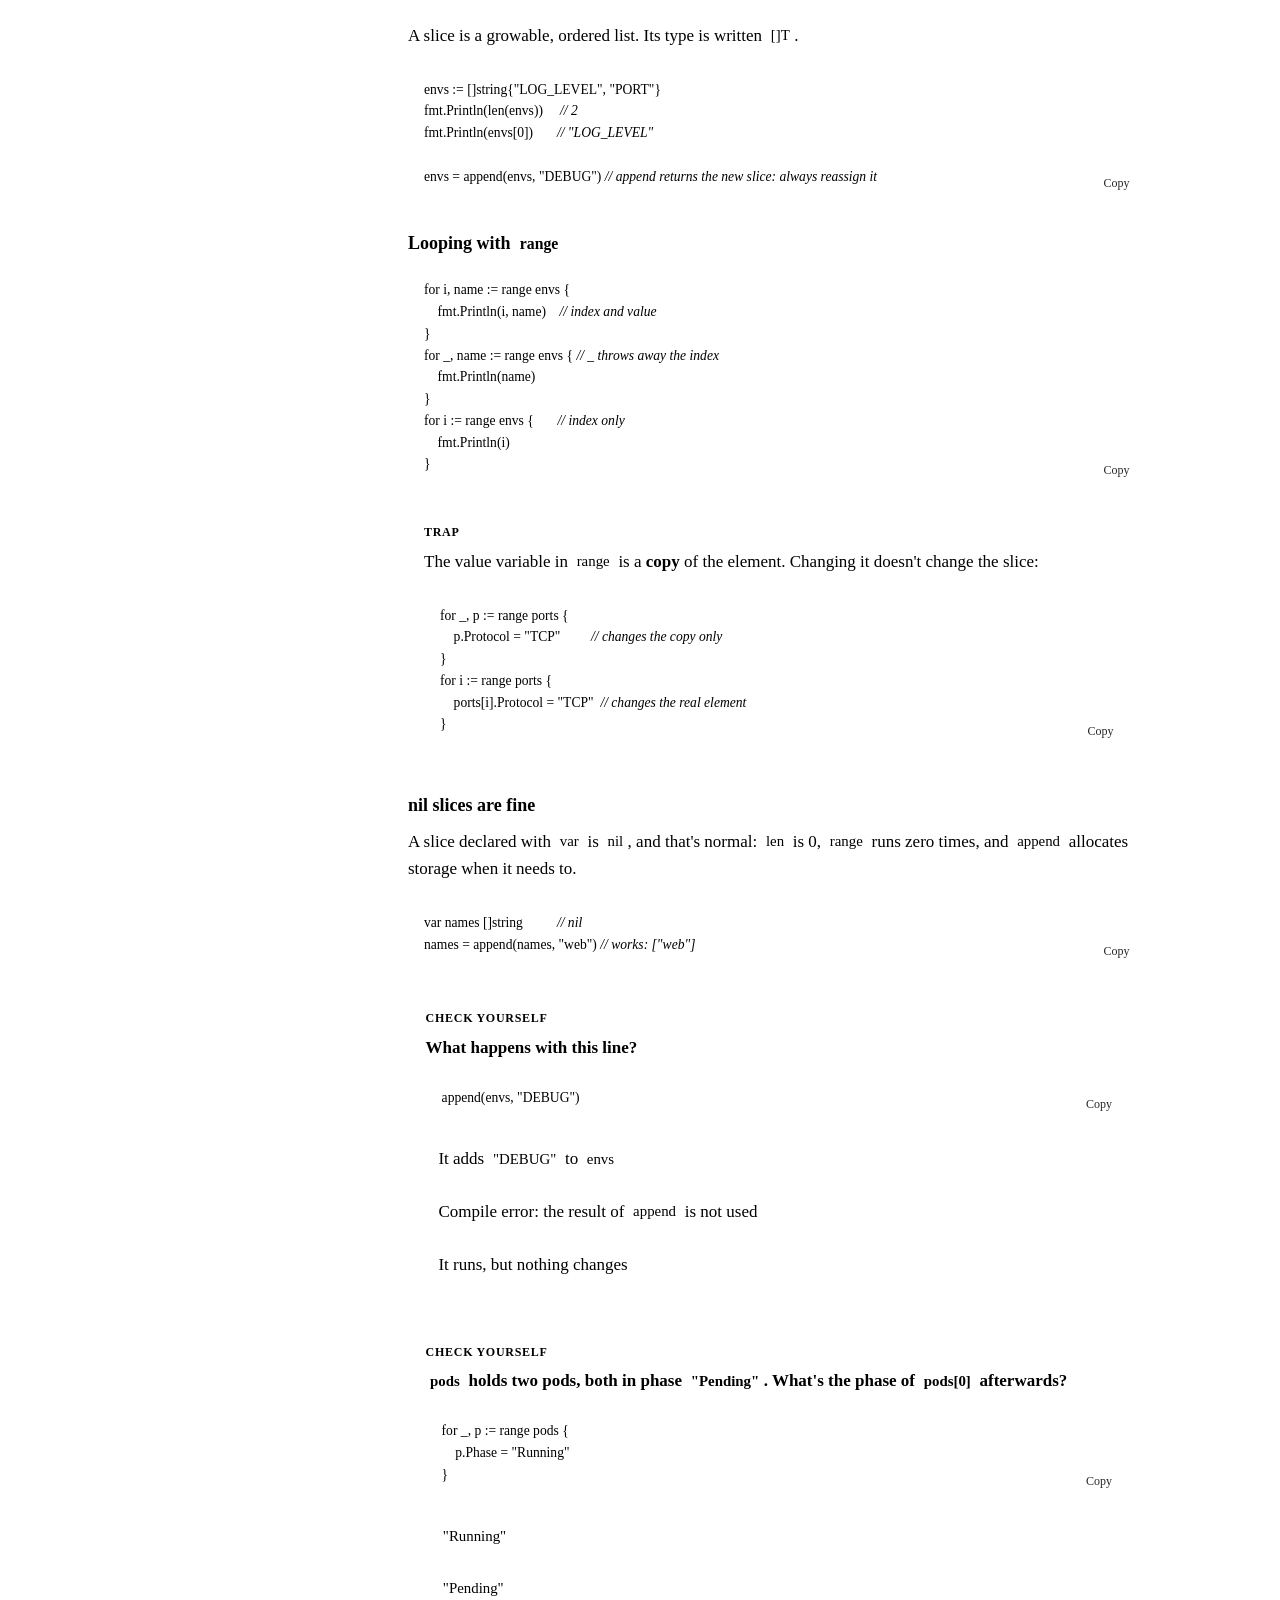
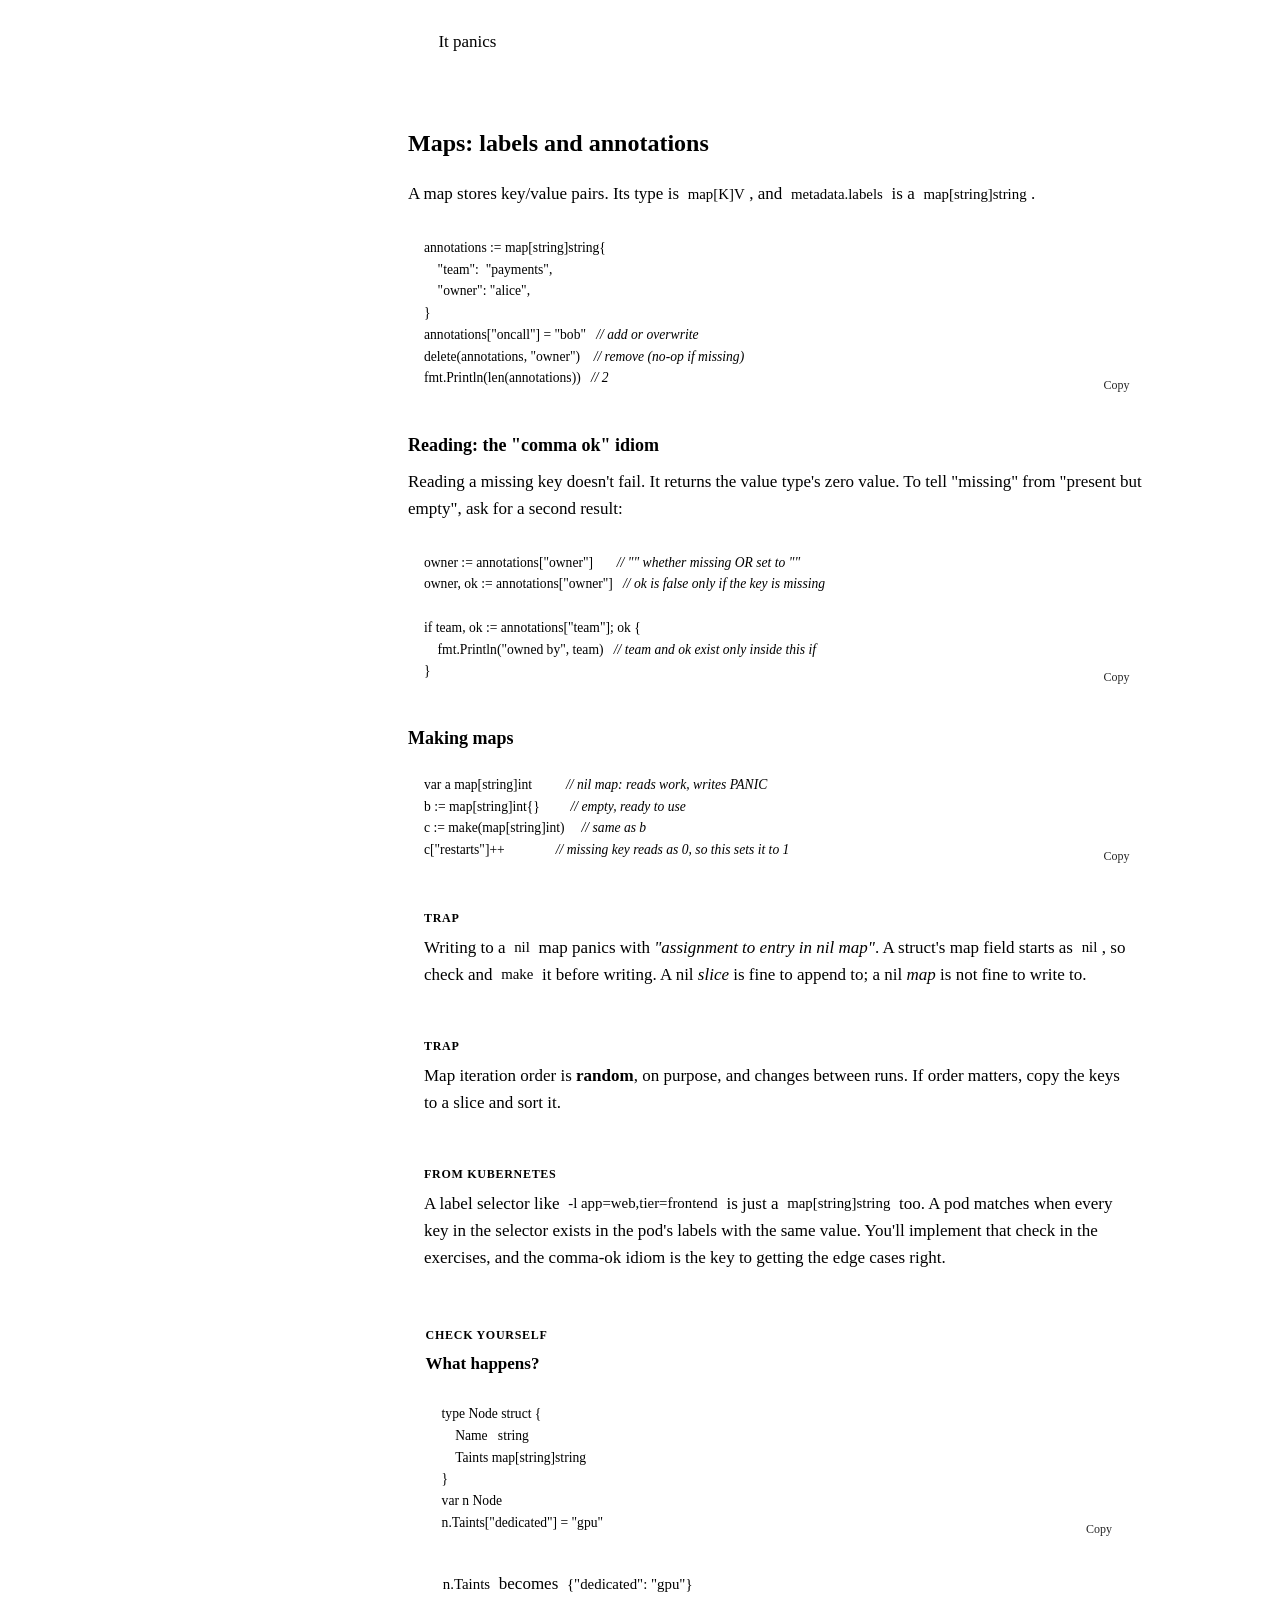
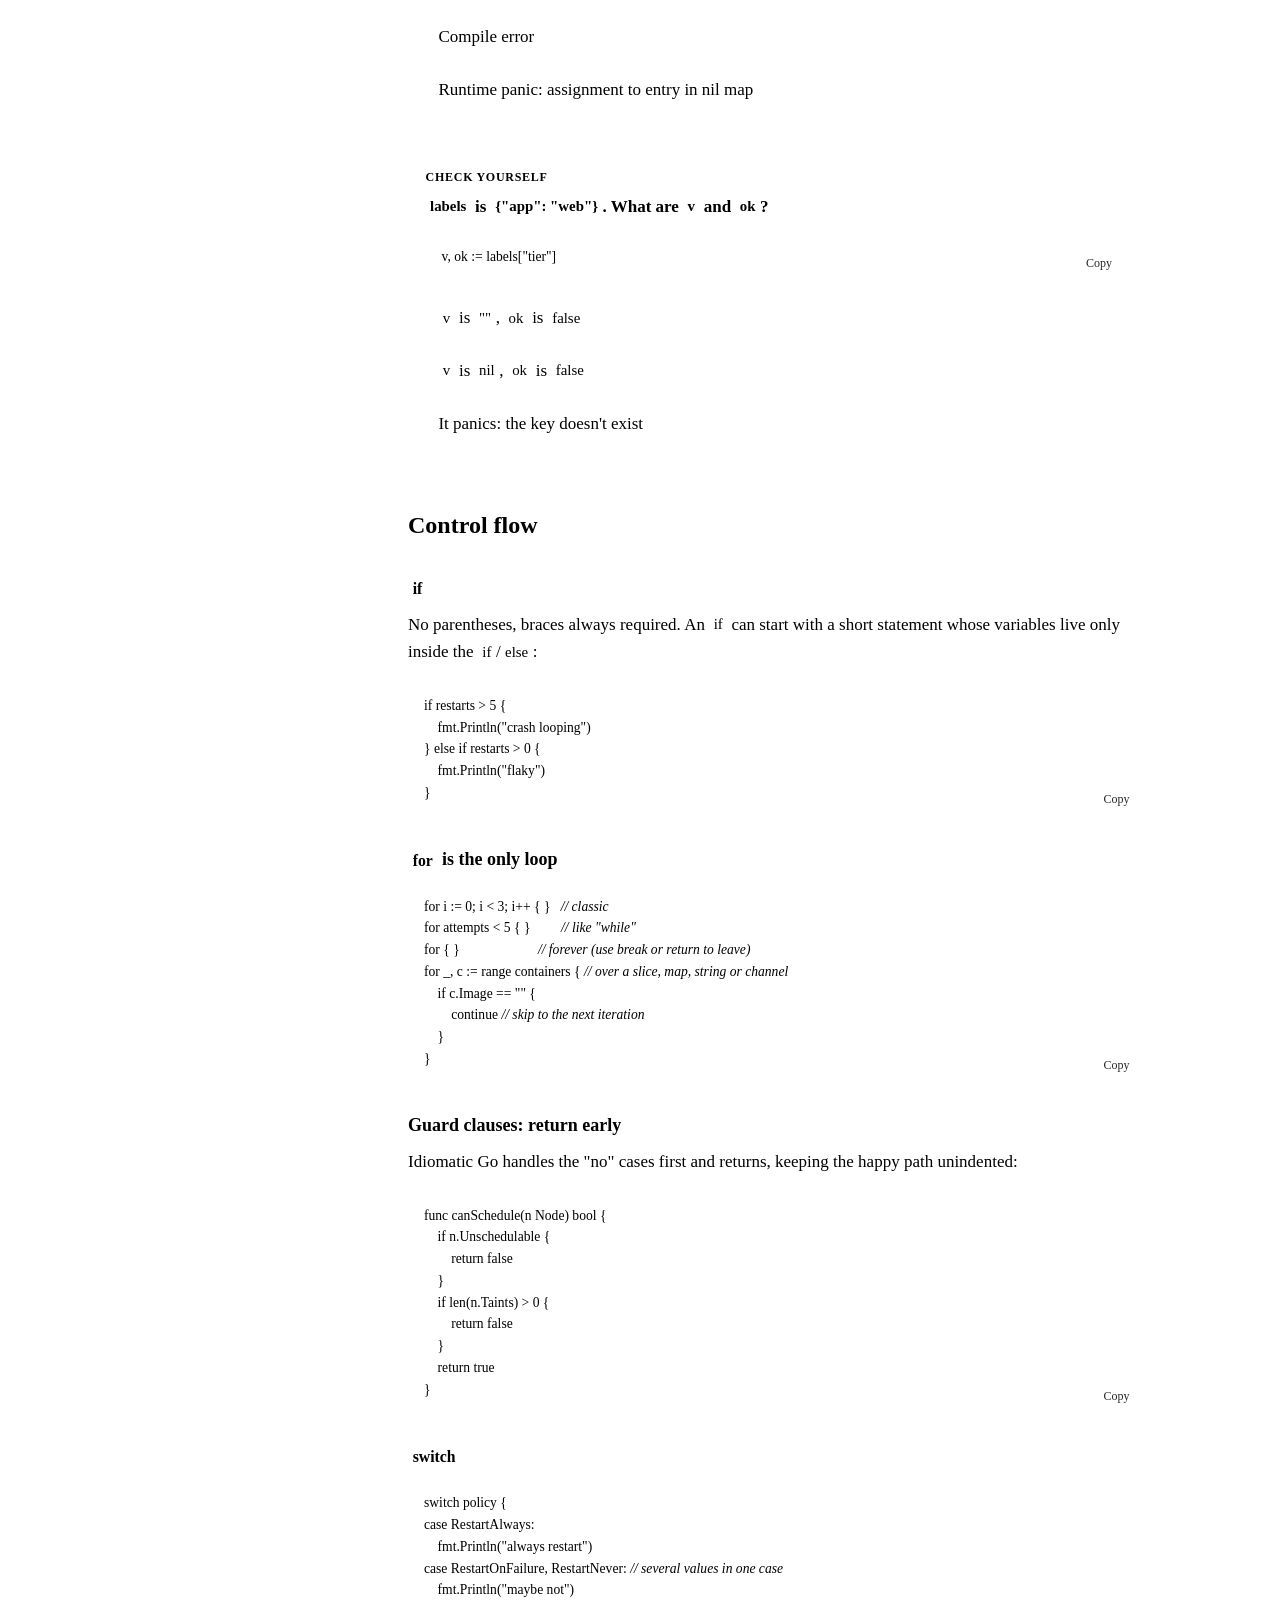
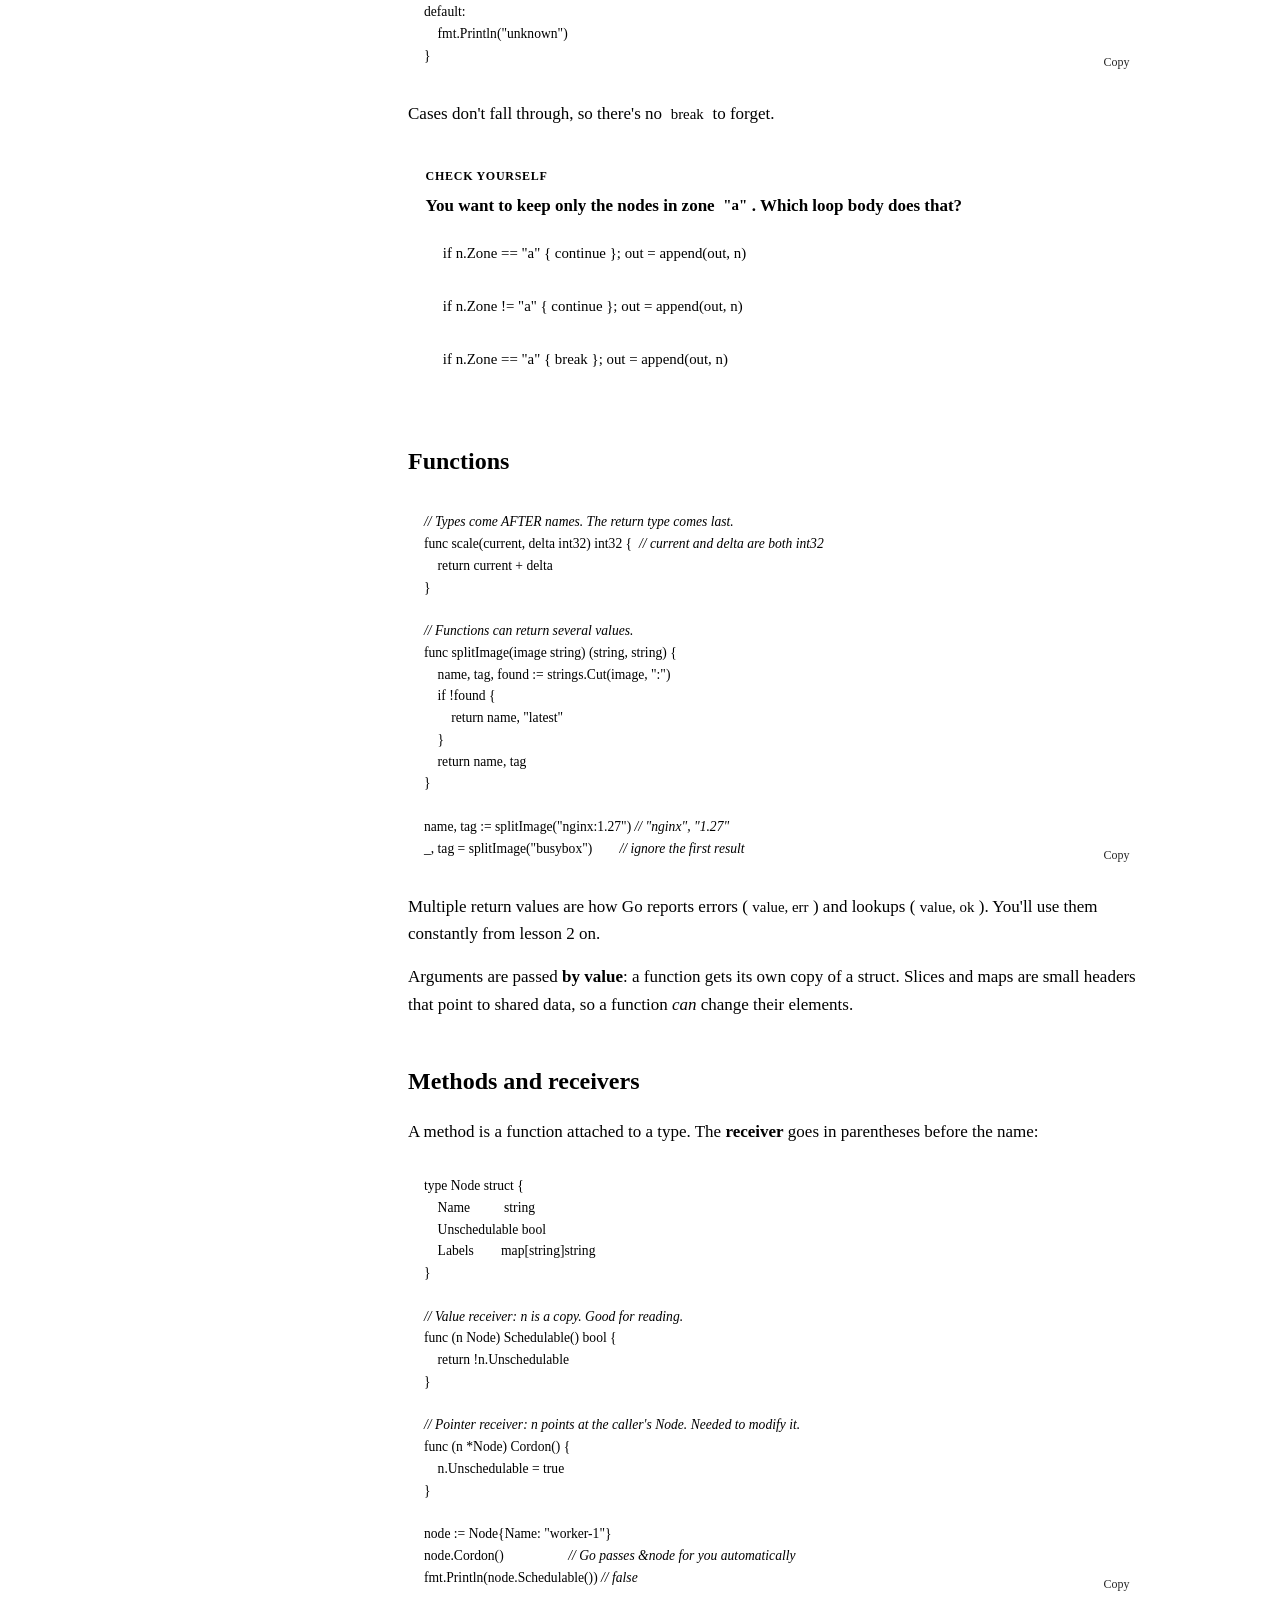
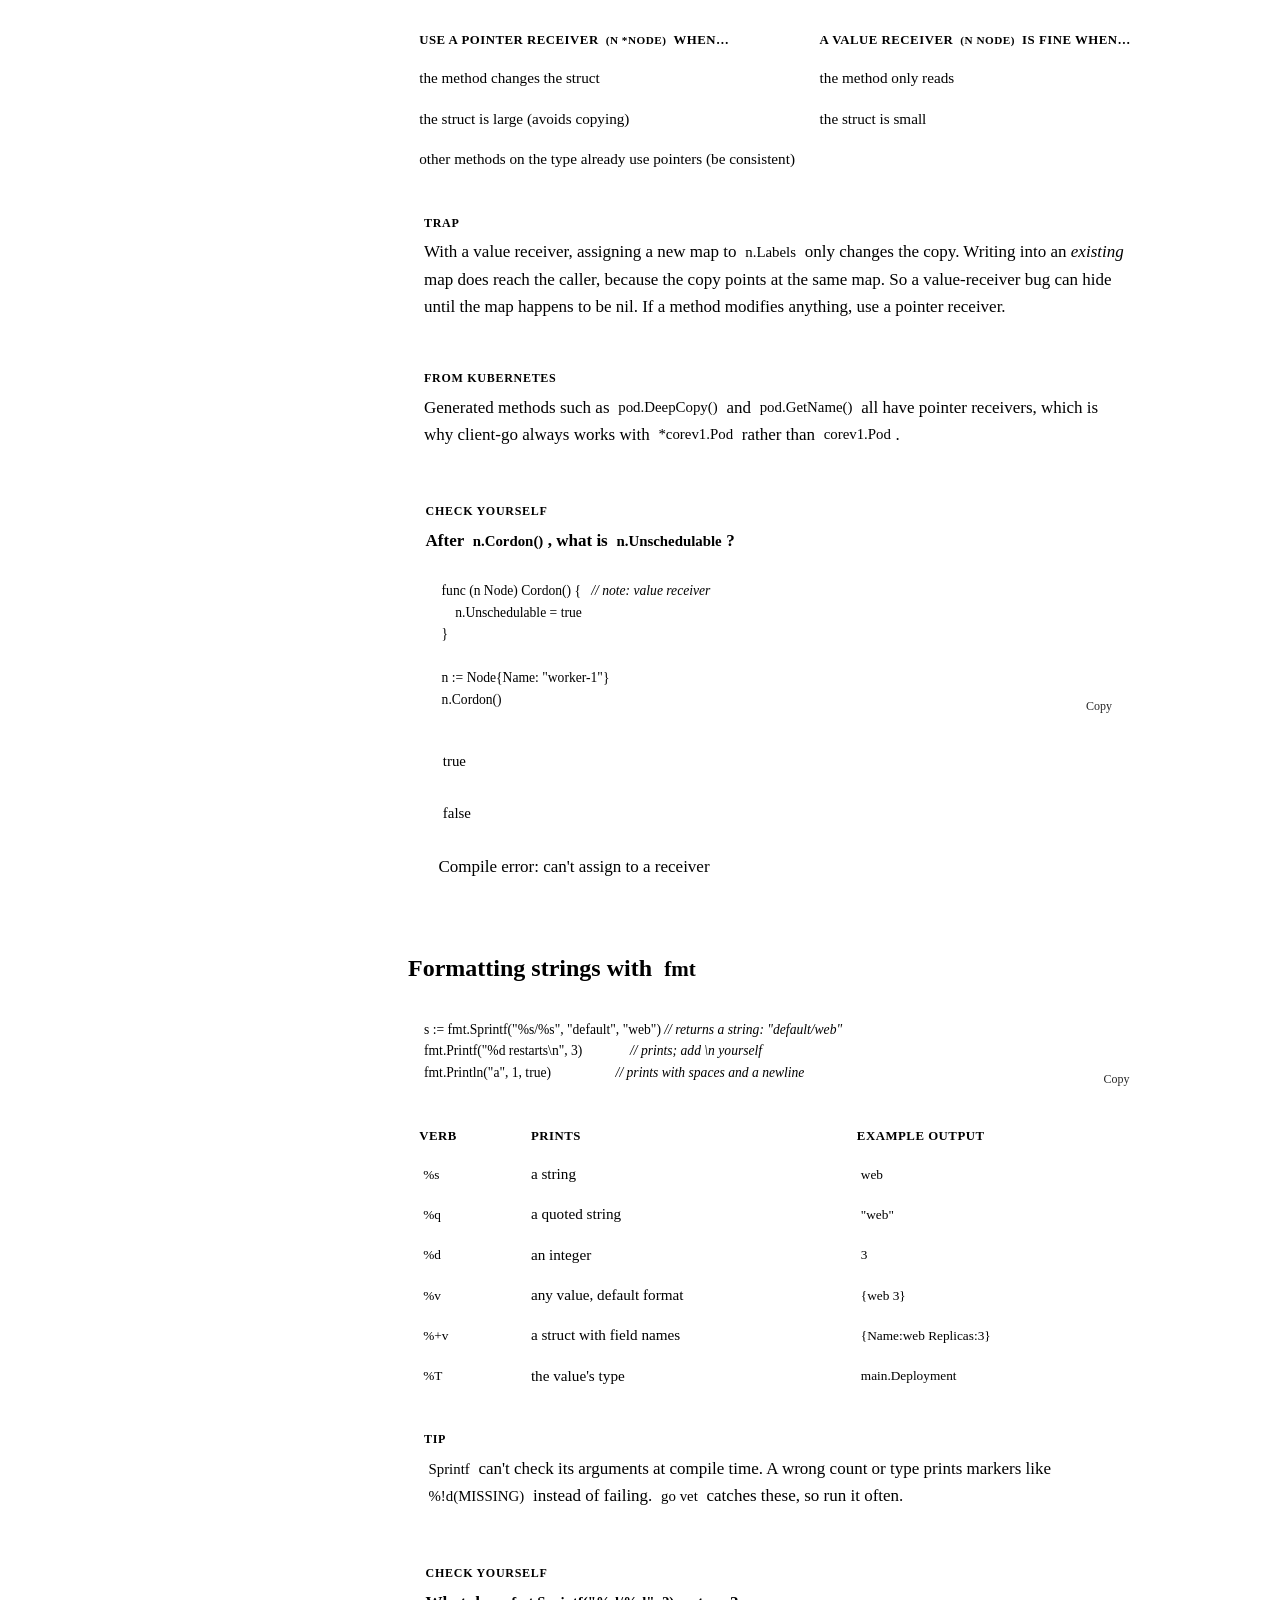
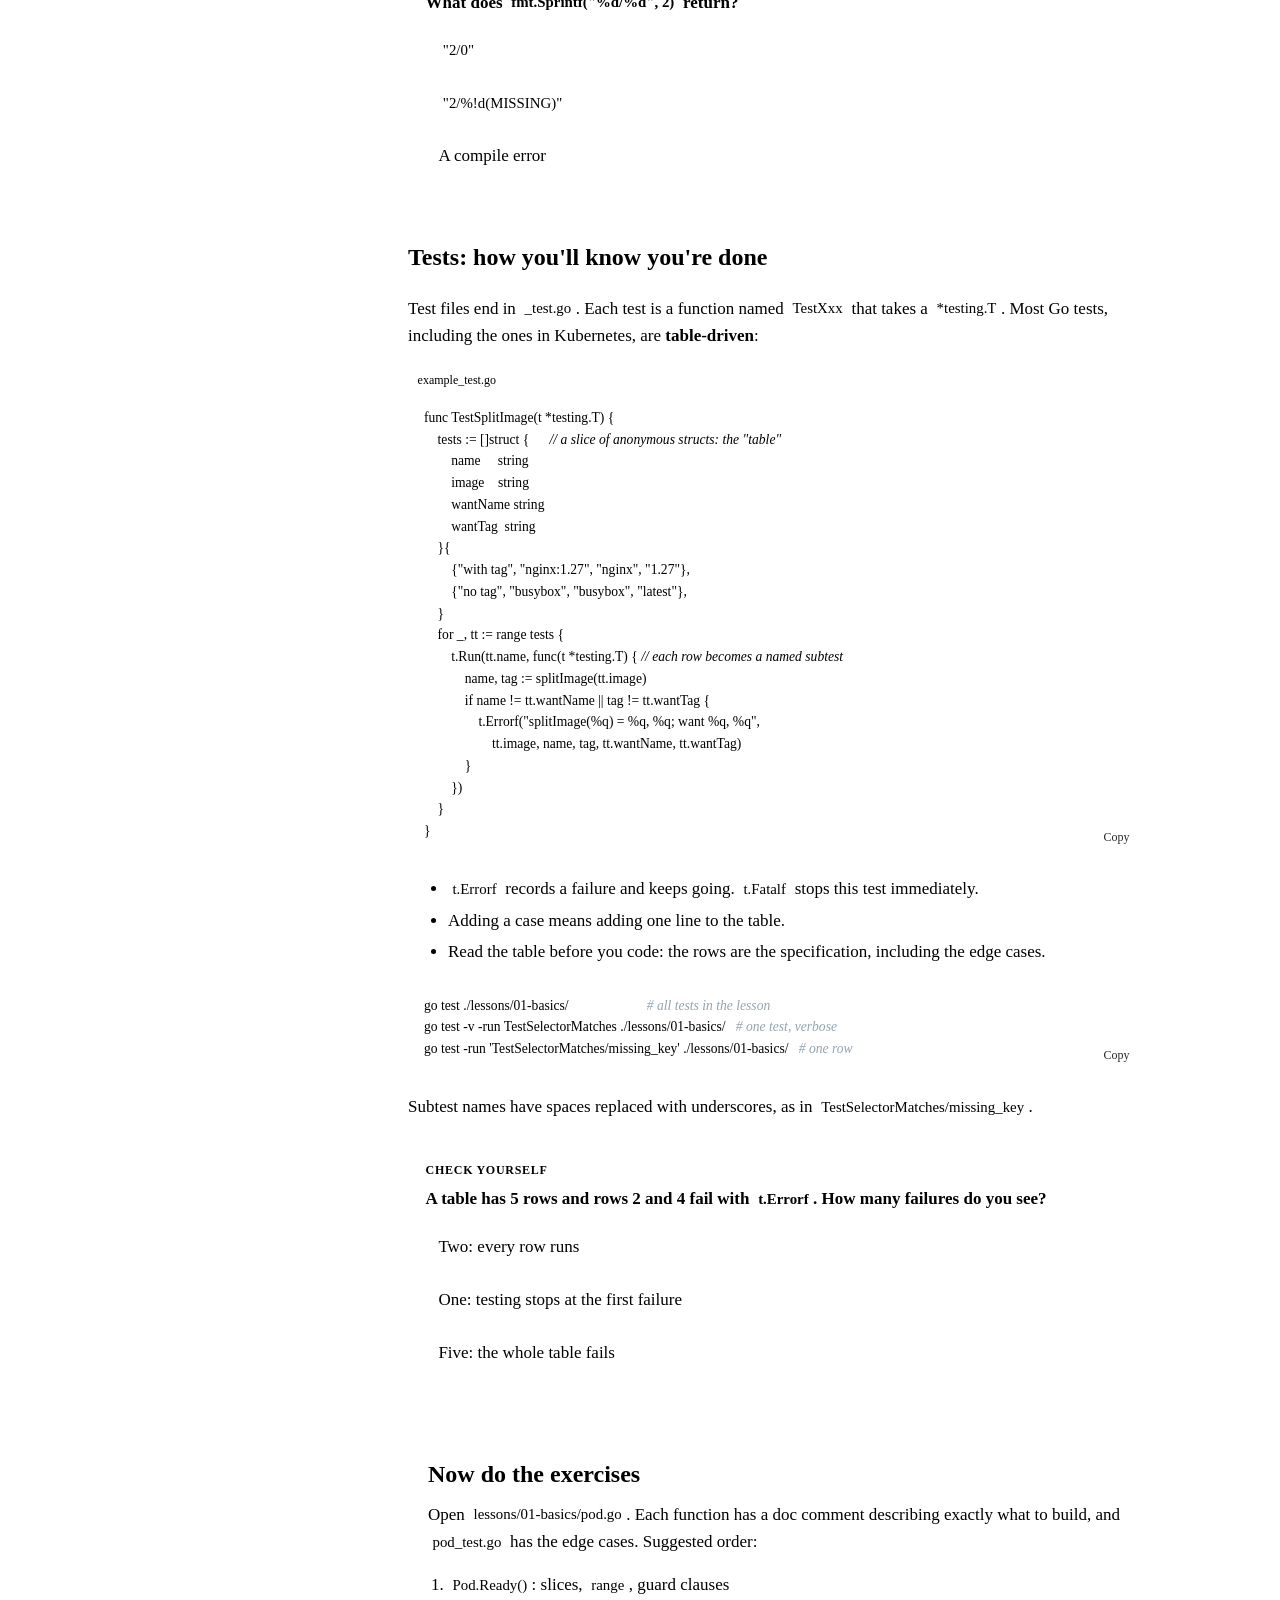
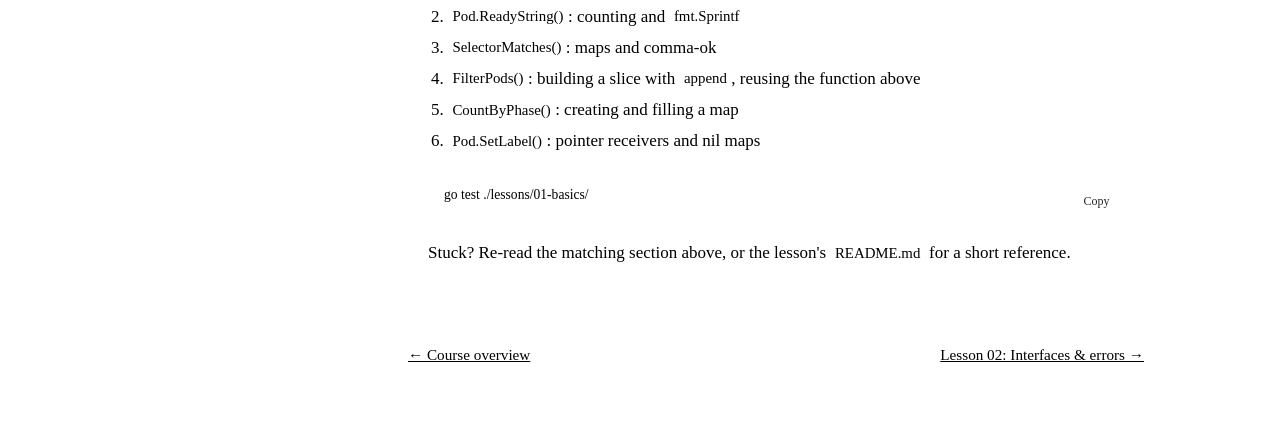
<file: lessons/01-basics/tutorial.html>
<!DOCTYPE html>
<html lang="en">
<head>
<meta charset="utf-8">
<meta name="viewport" content="width=device-width, initial-scale=1">
<title>Lesson 01 · Go Basics</title>
<link rel="preconnect" href="https://fonts.googleapis.com">
<link rel="preconnect" href="https://fonts.gstatic.com" crossorigin>
<link href="https://fonts.googleapis.com/css2?family=Atkinson+Hyperlegible:wght@400;700&family=JetBrains+Mono:wght@400;600&display=swap" rel="stylesheet">
<link rel="stylesheet" href="../assets/tutorial.css">
</head>
<body>
<div class="progress" aria-hidden="true"></div>
<div class="layout">
  <nav class="toc" aria-label="Contents">
    <details open>
      <summary>Lesson 01 contents</summary>
      <ol></ol>
      <p class="score" aria-live="polite"></p>
    </details>
  </nav>

  <article>
    <header>
      <p class="eyebrow">lessons/01-basics</p>
      <h1>Go basics: modelling a Pod</h1>
      <p class="lede">You already know what a Pod looks like in YAML. In this tutorial you'll learn the Go you need to describe one in code: structs, slices, maps, methods, and the testing workflow you'll use for every lesson.</p>
      <ul class="meta">
        <li>About 30 minutes</li>
        <li>11 self-checks</li>
        <li>Then: <code>pod.go</code> exercises</li>
      </ul>
    </header>

    <!-- ===================================================== -->
    <section id="first-program">
      <h2 data-short="Your first Go file">Your first Go file</h2>
      <p>Every Go file starts with a <code>package</code> line. Here is a complete program:</p>
      <pre class="go" data-label="main.go"><code>
package main

import "fmt"

func main() {
	fmt.Println("hello from a pod")
}
</code></pre>
      <ul>
        <li><code>package main</code> plus <code>func main()</code> makes a program you can run. Any other package name (like <code>basics</code> in this lesson) is a library that other code or tests use.</li>
        <li><code>import "fmt"</code> pulls in the standard library's formatting package. Unused imports are a <em>compile error</em>, not a warning.</li>
        <li>Braces are required, and the opening <code>{</code> must sit on the same line. Run <code>gofmt</code> (most editors do it on save) and never think about formatting again.</li>
      </ul>

      <h3>Packages are folders</h3>
      <p>All <code>.go</code> files in one folder belong to the same package and can see each other's code. That's why <code>pod_test.go</code> can call functions from <code>pod.go</code> with no import.</p>
      <pre class="sh"><code>
go run .                         # build and run package main in this folder
go test ./lessons/01-basics/     # run one package's tests
go test ./...                    # run every package under here
go vet ./...                     # catch common mistakes the compiler allows
</code></pre>

      <div class="callout trap">
        <span class="tag">Trap</span>
        <p>Always start folder paths with <code>./</code>. <code>go test lessons/01-basics</code> fails with <em>"is not in std"</em> because, without <code>./</code>, Go reads the path as an import path like <code>encoding/json</code> and looks in the standard library.</p>
      </div>

      <div class="callout k8s">
        <span class="tag">From Kubernetes</span>
        <p>The module name in <code>go.mod</code> (<code>github.com/Kyle-Law/learn-go-from-kubernetes</code>) works like an API group: it's the prefix that makes every package path globally unique. <code>k8s.io/api/core/v1</code> is "module <code>k8s.io/api</code>, folder <code>core/v1</code>".</p>
      </div>

      <div class="check" id="l1-unused-import">
        <p class="prompt">You add <code>import "strings"</code> to a file but never use it. What happens on <code>go build</code>?</p>
        <div class="options">
          <button>It builds, with a warning</button>
          <button data-ok>Compile error: `"strings" imported and not used`</button>
          <button>It builds; the compiler strips it</button>
        </div>
        <div class="explain"><p>Go treats unused imports and unused local variables as errors to keep code clean. Editors with <code>gopls</code> add and remove imports for you automatically.</p></div>
      </div>
    </section>

    <!-- ===================================================== -->
    <section id="variables">
      <h2 data-short="Variables & zero values">Variables, types, and zero values</h2>
      <pre class="go"><code>
var replicas int32 = 3   // explicit type
var image = "nginx:1.27" // type inferred: string
ready := true            // short form, only inside functions

var restarts int         // no value given: restarts == 0
</code></pre>
      <p><code>:=</code> declares <em>and</em> assigns. Use it inside functions for almost everything. <code>=</code> assigns to a variable that already exists.</p>

      <h3>Zero values</h3>
      <p>Every variable starts at its type's <strong>zero value</strong>. There's no "undefined" and no uninitialized memory.</p>
      <div class="table-wrap">
        <table>
          <thead><tr><th>Type</th><th>Zero value</th></tr></thead>
          <tbody>
            <tr><td><code>int</code>, <code>int32</code>, <code>float64</code></td><td><code>0</code></td></tr>
            <tr><td><code>string</code></td><td><code>""</code> (never <code>nil</code>)</td></tr>
            <tr><td><code>bool</code></td><td><code>false</code></td></tr>
            <tr><td>pointers, slices, maps, interfaces, channels, functions</td><td><code>nil</code></td></tr>
            <tr><td>structs</td><td>every field at its own zero value</td></tr>
          </tbody>
        </table>
      </div>
      <div class="callout k8s">
        <span class="tag">From Kubernetes</span>
        <p>Zero values are like fields you leave out of a manifest. A Pod with no <code>restartPolicy</code> still has one; it's just the default. Go code is written so the zero value is useful whenever possible.</p>
      </div>

      <div class="check" id="l1-zero-string">
        <p class="prompt">What does this print?</p>
        <pre class="go"><code>
var namespace string
fmt.Println(namespace == "", namespace == nil)
</code></pre>
        <div class="options">
          <button>`true true`</button>
          <button>`false true`</button>
          <button data-ok>It doesn't compile</button>
        </div>
        <div class="explain"><p>A <code>string</code> can never be <code>nil</code>, so comparing it to <code>nil</code> is a compile error. Its zero value is <code>""</code>. Only pointers, slices, maps, interfaces, channels and functions can be <code>nil</code>.</p></div>
      </div>
    </section>

    <!-- ===================================================== -->
    <section id="structs">
      <h2 data-short="Structs">Structs: your resource schemas</h2>
      <p>A struct groups named fields, exactly like a section of a manifest.</p>
      <pre class="go"><code>
type ContainerPort struct {
	Name          string
	ContainerPort int32
	Protocol      string
}

// Create one with a composite literal. Name the fields.
p := ContainerPort{Name: "http", ContainerPort: 8080}

fmt.Println(p.ContainerPort) // 8080
fmt.Println(p.Protocol)      // "" (omitted, so zero value)
p.Protocol = "TCP"
fmt.Printf("%+v\n", p)       // {Name:http ContainerPort:8080 Protocol:TCP}
</code></pre>
      <p>Structs can contain other structs and slices of structs, so you can nest them as deeply as a real <code>PodSpec</code>.</p>

      <h3>Exported vs unexported</h3>
      <p>Go has no <code>public</code> or <code>private</code> keywords. The first letter decides:</p>
      <ul>
        <li><code>Name</code>, <code>ContainerPort</code>, <code>NewStore</code>: capitalized, so <strong>exported</strong>. Other packages can use them.</li>
        <li><code>name</code>, <code>readyCount</code>, <code>key</code>: lowercase, so <strong>unexported</strong>. Only code in the same package can use them.</li>
      </ul>
      <p>This applies to types, functions, methods, struct fields, constants and variables.</p>

      <div class="callout k8s">
        <span class="tag">From Kubernetes</span>
        <p>Open <code>k8s.io/api/core/v1/types.go</code> and you'll find <code>type Pod struct</code>, <code>type PodSpec struct</code>, <code>type Container struct</code>: the Go version of every schema you've written YAML for. Every field is exported so that other packages, like client-go, can read it.</p>
      </div>

      <div class="check" id="l1-literal">
        <p class="prompt">Which field values does <code>c</code> end up with?</p>
        <pre class="go"><code>
type Probe struct {
	Path    string
	Port    int32
	Timeout int32
}
c := Probe{Path: "/healthz"}
</code></pre>
        <div class="options">
          <button data-ok>`Path` is `"/healthz"`; `Port` and `Timeout` are `0`</button>
          <button>Compile error: `Port` and `Timeout` are missing</button>
          <button>`Port` and `Timeout` are `nil`</button>
        </div>
        <div class="explain"><p>Fields you leave out of a literal get their zero value. An <code>int32</code> can't be <code>nil</code>; its zero value is <code>0</code>.</p></div>
      </div>
    </section>

    <!-- ===================================================== -->
    <section id="named-types">
      <h2 data-short="Named types & constants">Named types and constants: Go's enums</h2>
      <p>Go has no <code>enum</code> keyword. Instead you declare a new type based on <code>string</code> (or <code>int</code>) and a set of constants of that type:</p>
      <pre class="go"><code>
type RestartPolicy string

const (
	RestartAlways    RestartPolicy = "Always"
	RestartOnFailure RestartPolicy = "OnFailure"
	RestartNever     RestartPolicy = "Never"
)

var policy RestartPolicy = RestartAlways
if policy == RestartNever {
	// ...
}
</code></pre>
      <p>The named type documents intent and lets the compiler stop you mixing up unrelated strings: a plain <code>string</code> variable can't be assigned to a <code>RestartPolicy</code> without an explicit conversion, <code>RestartPolicy(s)</code>.</p>
      <div class="callout k8s">
        <span class="tag">From Kubernetes</span>
        <p>This is exactly how <code>corev1.PodPhase</code>, <code>corev1.RestartPolicy</code> and <code>corev1.ServiceType</code> are defined. The <code>Phase</code> type in <code>pod.go</code> copies that pattern.</p>
      </div>
    </section>

    <!-- ===================================================== -->
    <section id="slices">
      <h2 data-short="Slices">Slices: lists like <code>spec.containers</code></h2>
      <p>A slice is a growable, ordered list. Its type is written <code>[]T</code>.</p>
      <pre class="go"><code>
envs := []string{"LOG_LEVEL", "PORT"}
fmt.Println(len(envs))     // 2
fmt.Println(envs[0])       // "LOG_LEVEL"

envs = append(envs, "DEBUG") // append returns the new slice: always reassign it
</code></pre>

      <h3>Looping with <code>range</code></h3>
      <pre class="go"><code>
for i, name := range envs {
	fmt.Println(i, name)    // index and value
}
for _, name := range envs { // _ throws away the index
	fmt.Println(name)
}
for i := range envs {       // index only
	fmt.Println(i)
}
</code></pre>

      <div class="callout trap">
        <span class="tag">Trap</span>
        <p>The value variable in <code>range</code> is a <strong>copy</strong> of the element. Changing it doesn't change the slice:</p>
        <pre class="go"><code>
for _, p := range ports {
	p.Protocol = "TCP"         // changes the copy only
}
for i := range ports {
	ports[i].Protocol = "TCP"  // changes the real element
}
</code></pre>
      </div>

      <h3>nil slices are fine</h3>
      <p>A slice declared with <code>var</code> is <code>nil</code>, and that's normal: <code>len</code> is 0, <code>range</code> runs zero times, and <code>append</code> allocates storage when it needs to.</p>
      <pre class="go"><code>
var names []string          // nil
names = append(names, "web") // works: ["web"]
</code></pre>

      <div class="check" id="l1-append">
        <p class="prompt">What happens with this line?</p>
        <pre class="go"><code>
append(envs, "DEBUG")
</code></pre>
        <div class="options">
          <button>It adds `"DEBUG"` to `envs`</button>
          <button data-ok>Compile error: the result of `append` is not used</button>
          <button>It runs, but nothing changes</button>
        </div>
        <div class="explain"><p><code>append</code> may need to allocate a new, bigger array, so it <em>returns</em> the slice instead of changing it in place. Go refuses to compile a call that throws that result away. Write <code>envs = append(envs, "DEBUG")</code>.</p></div>
      </div>

      <div class="check" id="l1-range-copy">
        <p class="prompt"><code>pods</code> holds two pods, both in phase <code>"Pending"</code>. What's the phase of <code>pods[0]</code> afterwards?</p>
        <pre class="go"><code>
for _, p := range pods {
	p.Phase = "Running"
}
</code></pre>
        <div class="options">
          <button>`"Running"`</button>
          <button data-ok>`"Pending"`</button>
          <button>It panics</button>
        </div>
        <div class="explain"><p><code>p</code> is a copy of each element, so the slice is unchanged. To modify elements, loop with the index: <code>for i := range pods { pods[i].Phase = "Running" }</code>.</p></div>
      </div>
    </section>

    <!-- ===================================================== -->
    <section id="maps">
      <h2 data-short="Maps">Maps: labels and annotations</h2>
      <p>A map stores key/value pairs. Its type is <code>map[K]V</code>, and <code>metadata.labels</code> is a <code>map[string]string</code>.</p>
      <pre class="go"><code>
annotations := map[string]string{
	"team":  "payments",
	"owner": "alice",
}
annotations["oncall"] = "bob"   // add or overwrite
delete(annotations, "owner")    // remove (no-op if missing)
fmt.Println(len(annotations))   // 2
</code></pre>

      <h3>Reading: the "comma ok" idiom</h3>
      <p>Reading a missing key doesn't fail. It returns the value type's zero value. To tell "missing" from "present but empty", ask for a second result:</p>
      <pre class="go"><code>
owner := annotations["owner"]       // "" whether missing OR set to ""
owner, ok := annotations["owner"]   // ok is false only if the key is missing

if team, ok := annotations["team"]; ok {
	fmt.Println("owned by", team)   // team and ok exist only inside this if
}
</code></pre>

      <h3>Making maps</h3>
      <pre class="go"><code>
var a map[string]int          // nil map: reads work, writes PANIC
b := map[string]int{}         // empty, ready to use
c := make(map[string]int)     // same as b
c["restarts"]++               // missing key reads as 0, so this sets it to 1
</code></pre>

      <div class="callout trap">
        <span class="tag">Trap</span>
        <p>Writing to a <code>nil</code> map panics with <em>"assignment to entry in nil map"</em>. A struct's map field starts as <code>nil</code>, so check and <code>make</code> it before writing. A nil <em>slice</em> is fine to append to; a nil <em>map</em> is not fine to write to.</p>
      </div>
      <div class="callout trap">
        <span class="tag">Trap</span>
        <p>Map iteration order is <strong>random</strong>, on purpose, and changes between runs. If order matters, copy the keys to a slice and sort it.</p>
      </div>

      <div class="callout k8s">
        <span class="tag">From Kubernetes</span>
        <p>A label selector like <code>-l app=web,tier=frontend</code> is just a <code>map[string]string</code> too. A pod matches when every key in the selector exists in the pod's labels with the same value. You'll implement that check in the exercises, and the comma-ok idiom is the key to getting the edge cases right.</p>
      </div>

      <div class="check" id="l1-nil-map-write">
        <p class="prompt">What happens?</p>
        <pre class="go"><code>
type Node struct {
	Name   string
	Taints map[string]string
}
var n Node
n.Taints["dedicated"] = "gpu"
</code></pre>
        <div class="options">
          <button>`n.Taints` becomes `{"dedicated": "gpu"}`</button>
          <button>Compile error</button>
          <button data-ok>Runtime panic: assignment to entry in nil map</button>
        </div>
        <div class="explain"><p><code>n.Taints</code> is a nil map, and the compiler can't catch writes to it. Initialize it first with <code>n.Taints = make(map[string]string)</code>.</p></div>
      </div>

      <div class="check" id="l1-comma-ok">
        <p class="prompt"><code>labels</code> is <code>{"app": "web"}</code>. What are <code>v</code> and <code>ok</code>?</p>
        <pre class="go"><code>
v, ok := labels["tier"]
</code></pre>
        <div class="options">
          <button data-ok>`v` is `""`, `ok` is `false`</button>
          <button>`v` is `nil`, `ok` is `false`</button>
          <button>It panics: the key doesn't exist</button>
        </div>
        <div class="explain"><p>Missing keys read as the zero value, <code>""</code> for strings, with <code>ok == false</code>. That's how you tell "not set" apart from "set to an empty string".</p></div>
      </div>
    </section>

    <!-- ===================================================== -->
    <section id="control-flow">
      <h2 data-short="Control flow">Control flow</h2>
      <h3><code>if</code></h3>
      <p>No parentheses, braces always required. An <code>if</code> can start with a short statement whose variables live only inside the <code>if</code>/<code>else</code>:</p>
      <pre class="go"><code>
if restarts > 5 {
	fmt.Println("crash looping")
} else if restarts > 0 {
	fmt.Println("flaky")
}
</code></pre>
      <h3><code>for</code> is the only loop</h3>
      <pre class="go"><code>
for i := 0; i &lt; 3; i++ { }   // classic
for attempts &lt; 5 { }         // like "while"
for { }                       // forever (use break or return to leave)
for _, c := range containers { // over a slice, map, string or channel
	if c.Image == "" {
		continue // skip to the next iteration
	}
}
</code></pre>
      <h3>Guard clauses: return early</h3>
      <p>Idiomatic Go handles the "no" cases first and returns, keeping the happy path unindented:</p>
      <pre class="go"><code>
func canSchedule(n Node) bool {
	if n.Unschedulable {
		return false
	}
	if len(n.Taints) > 0 {
		return false
	}
	return true
}
</code></pre>
      <h3><code>switch</code></h3>
      <pre class="go"><code>
switch policy {
case RestartAlways:
	fmt.Println("always restart")
case RestartOnFailure, RestartNever: // several values in one case
	fmt.Println("maybe not")
default:
	fmt.Println("unknown")
}
</code></pre>
      <p>Cases don't fall through, so there's no <code>break</code> to forget.</p>

      <div class="check" id="l1-guard">
        <p class="prompt">You want to keep only the nodes in zone <code>"a"</code>. Which loop body does that?</p>
        <div class="options">
          <button>`if n.Zone == "a" { continue }; out = append(out, n)`</button>
          <button data-ok>`if n.Zone != "a" { continue }; out = append(out, n)`</button>
          <button>`if n.Zone == "a" { break }; out = append(out, n)`</button>
        </div>
        <div class="explain"><p><code>continue</code> means "skip this one", so its condition must describe what you want to <em>reject</em>. <code>break</code> would stop the whole loop.</p></div>
      </div>
    </section>

    <!-- ===================================================== -->
    <section id="functions">
      <h2 data-short="Functions">Functions</h2>
      <pre class="go"><code>
// Types come AFTER names. The return type comes last.
func scale(current, delta int32) int32 {  // current and delta are both int32
	return current + delta
}

// Functions can return several values.
func splitImage(image string) (string, string) {
	name, tag, found := strings.Cut(image, ":")
	if !found {
		return name, "latest"
	}
	return name, tag
}

name, tag := splitImage("nginx:1.27") // "nginx", "1.27"
_, tag = splitImage("busybox")        // ignore the first result
</code></pre>
      <p>Multiple return values are how Go reports errors (<code>value, err</code>) and lookups (<code>value, ok</code>). You'll use them constantly from lesson 2 on.</p>
      <p>Arguments are passed <strong>by value</strong>: a function gets its own copy of a struct. Slices and maps are small headers that point to shared data, so a function <em>can</em> change their elements.</p>
    </section>

    <!-- ===================================================== -->
    <section id="methods">
      <h2 data-short="Methods & receivers">Methods and receivers</h2>
      <p>A method is a function attached to a type. The <strong>receiver</strong> goes in parentheses before the name:</p>
      <pre class="go"><code>
type Node struct {
	Name          string
	Unschedulable bool
	Labels        map[string]string
}

// Value receiver: n is a copy. Good for reading.
func (n Node) Schedulable() bool {
	return !n.Unschedulable
}

// Pointer receiver: n points at the caller's Node. Needed to modify it.
func (n *Node) Cordon() {
	n.Unschedulable = true
}

node := Node{Name: "worker-1"}
node.Cordon()                   // Go passes &amp;node for you automatically
fmt.Println(node.Schedulable()) // false
</code></pre>

      <div class="table-wrap">
        <table>
          <thead><tr><th>Use a pointer receiver <code>(n *Node)</code> when…</th><th>A value receiver <code>(n Node)</code> is fine when…</th></tr></thead>
          <tbody>
            <tr><td>the method changes the struct</td><td>the method only reads</td></tr>
            <tr><td>the struct is large (avoids copying)</td><td>the struct is small</td></tr>
            <tr><td>other methods on the type already use pointers (be consistent)</td><td></td></tr>
          </tbody>
        </table>
      </div>

      <div class="callout trap">
        <span class="tag">Trap</span>
        <p>With a value receiver, assigning a new map to <code>n.Labels</code> only changes the copy. Writing into an <em>existing</em> map does reach the caller, because the copy points at the same map. So a value-receiver bug can hide until the map happens to be nil. If a method modifies anything, use a pointer receiver.</p>
      </div>

      <div class="callout k8s">
        <span class="tag">From Kubernetes</span>
        <p>Generated methods such as <code>pod.DeepCopy()</code> and <code>pod.GetName()</code> all have pointer receivers, which is why client-go always works with <code>*corev1.Pod</code> rather than <code>corev1.Pod</code>.</p>
      </div>

      <div class="check" id="l1-value-receiver">
        <p class="prompt">After <code>n.Cordon()</code>, what is <code>n.Unschedulable</code>?</p>
        <pre class="go"><code>
func (n Node) Cordon() {   // note: value receiver
	n.Unschedulable = true
}

n := Node{Name: "worker-1"}
n.Cordon()
</code></pre>
        <div class="options">
          <button>`true`</button>
          <button data-ok>`false`</button>
          <button>Compile error: can't assign to a receiver</button>
        </div>
        <div class="explain"><p><code>Cordon</code> received a copy of <code>n</code> and changed the copy. Change the receiver to <code>(n *Node)</code> and it works.</p></div>
      </div>
    </section>

    <!-- ===================================================== -->
    <section id="fmt">
      <h2 data-short="Formatting strings">Formatting strings with <code>fmt</code></h2>
      <pre class="go"><code>
s := fmt.Sprintf("%s/%s", "default", "web") // returns a string: "default/web"
fmt.Printf("%d restarts\n", 3)              // prints; add \n yourself
fmt.Println("a", 1, true)                   // prints with spaces and a newline
</code></pre>
      <div class="table-wrap">
        <table>
          <thead><tr><th>Verb</th><th>Prints</th><th>Example output</th></tr></thead>
          <tbody>
            <tr><td><code>%s</code></td><td>a string</td><td><code>web</code></td></tr>
            <tr><td><code>%q</code></td><td>a quoted string</td><td><code>"web"</code></td></tr>
            <tr><td><code>%d</code></td><td>an integer</td><td><code>3</code></td></tr>
            <tr><td><code>%v</code></td><td>any value, default format</td><td><code>{web 3}</code></td></tr>
            <tr><td><code>%+v</code></td><td>a struct with field names</td><td><code>{Name:web Replicas:3}</code></td></tr>
            <tr><td><code>%T</code></td><td>the value's type</td><td><code>main.Deployment</code></td></tr>
          </tbody>
        </table>
      </div>
      <div class="callout tip">
        <span class="tag">Tip</span>
        <p><code>Sprintf</code> can't check its arguments at compile time. A wrong count or type prints markers like <code>%!d(MISSING)</code> instead of failing. <code>go vet</code> catches these, so run it often.</p>
      </div>

      <div class="check" id="l1-sprintf">
        <p class="prompt">What does <code>fmt.Sprintf("%d/%d", 2)</code> return?</p>
        <div class="options">
          <button>`"2/0"`</button>
          <button data-ok>`"2/%!d(MISSING)"`</button>
          <button>A compile error</button>
        </div>
        <div class="explain"><p>Missing arguments become an error marker in the output, not a compile error. <code>go vet</code> would warn you about this line.</p></div>
      </div>
    </section>

    <!-- ===================================================== -->
    <section id="testing">
      <h2 data-short="Reading the tests">Tests: how you'll know you're done</h2>
      <p>Test files end in <code>_test.go</code>. Each test is a function named <code>TestXxx</code> that takes a <code>*testing.T</code>. Most Go tests, including the ones in Kubernetes, are <strong>table-driven</strong>:</p>
      <pre class="go" data-label="example_test.go"><code>
func TestSplitImage(t *testing.T) {
	tests := []struct {      // a slice of anonymous structs: the "table"
		name     string
		image    string
		wantName string
		wantTag  string
	}{
		{"with tag", "nginx:1.27", "nginx", "1.27"},
		{"no tag", "busybox", "busybox", "latest"},
	}
	for _, tt := range tests {
		t.Run(tt.name, func(t *testing.T) { // each row becomes a named subtest
			name, tag := splitImage(tt.image)
			if name != tt.wantName || tag != tt.wantTag {
				t.Errorf("splitImage(%q) = %q, %q; want %q, %q",
					tt.image, name, tag, tt.wantName, tt.wantTag)
			}
		})
	}
}
</code></pre>
      <ul>
        <li><code>t.Errorf</code> records a failure and keeps going. <code>t.Fatalf</code> stops this test immediately.</li>
        <li>Adding a case means adding one line to the table.</li>
        <li>Read the table before you code: the rows are the specification, including the edge cases.</li>
      </ul>

      <pre class="sh"><code>
go test ./lessons/01-basics/                       # all tests in the lesson
go test -v -run TestSelectorMatches ./lessons/01-basics/   # one test, verbose
go test -run 'TestSelectorMatches/missing_key' ./lessons/01-basics/   # one row
</code></pre>
      <p>Subtest names have spaces replaced with underscores, as in <code>TestSelectorMatches/missing_key</code>.</p>

      <div class="check" id="l1-errorf">
        <p class="prompt">A table has 5 rows and rows 2 and 4 fail with <code>t.Errorf</code>. How many failures do you see?</p>
        <div class="options">
          <button data-ok>Two: every row runs</button>
          <button>One: testing stops at the first failure</button>
          <button>Five: the whole table fails</button>
        </div>
        <div class="explain"><p><code>t.Errorf</code> marks the test failed but continues, and each <code>t.Run</code> subtest is independent. You'd only stop early with <code>t.Fatalf</code>, and even then only that subtest stops.</p></div>
      </div>
    </section>

    <!-- ===================================================== -->
    <section id="exercises" class="next">
      <h2 data-short="Now do the exercises">Now do the exercises</h2>
      <p>Open <code>lessons/01-basics/pod.go</code>. Each function has a doc comment describing exactly what to build, and <code>pod_test.go</code> has the edge cases. Suggested order:</p>
      <ol>
        <li><code>Pod.Ready()</code>: slices, <code>range</code>, guard clauses</li>
        <li><code>Pod.ReadyString()</code>: counting and <code>fmt.Sprintf</code></li>
        <li><code>SelectorMatches()</code>: maps and comma-ok</li>
        <li><code>FilterPods()</code>: building a slice with <code>append</code>, reusing the function above</li>
        <li><code>CountByPhase()</code>: creating and filling a map</li>
        <li><code>Pod.SetLabel()</code>: pointer receivers and nil maps</li>
      </ol>
      <pre class="sh"><code>
go test ./lessons/01-basics/
</code></pre>
      <p>Stuck? Re-read the matching section above, or the lesson's <code>README.md</code> for a short reference.</p>
    </section>

    <nav class="pager" aria-label="Lessons">
      <a href="../../index.html">← Course overview</a>
      <a href="../02-interfaces-errors/tutorial.html">Lesson 02: Interfaces &amp; errors →</a>
    </nav>
  </article>
</div>
<script src="../assets/tutorial.js"></script>
</body>
</html>
</file>
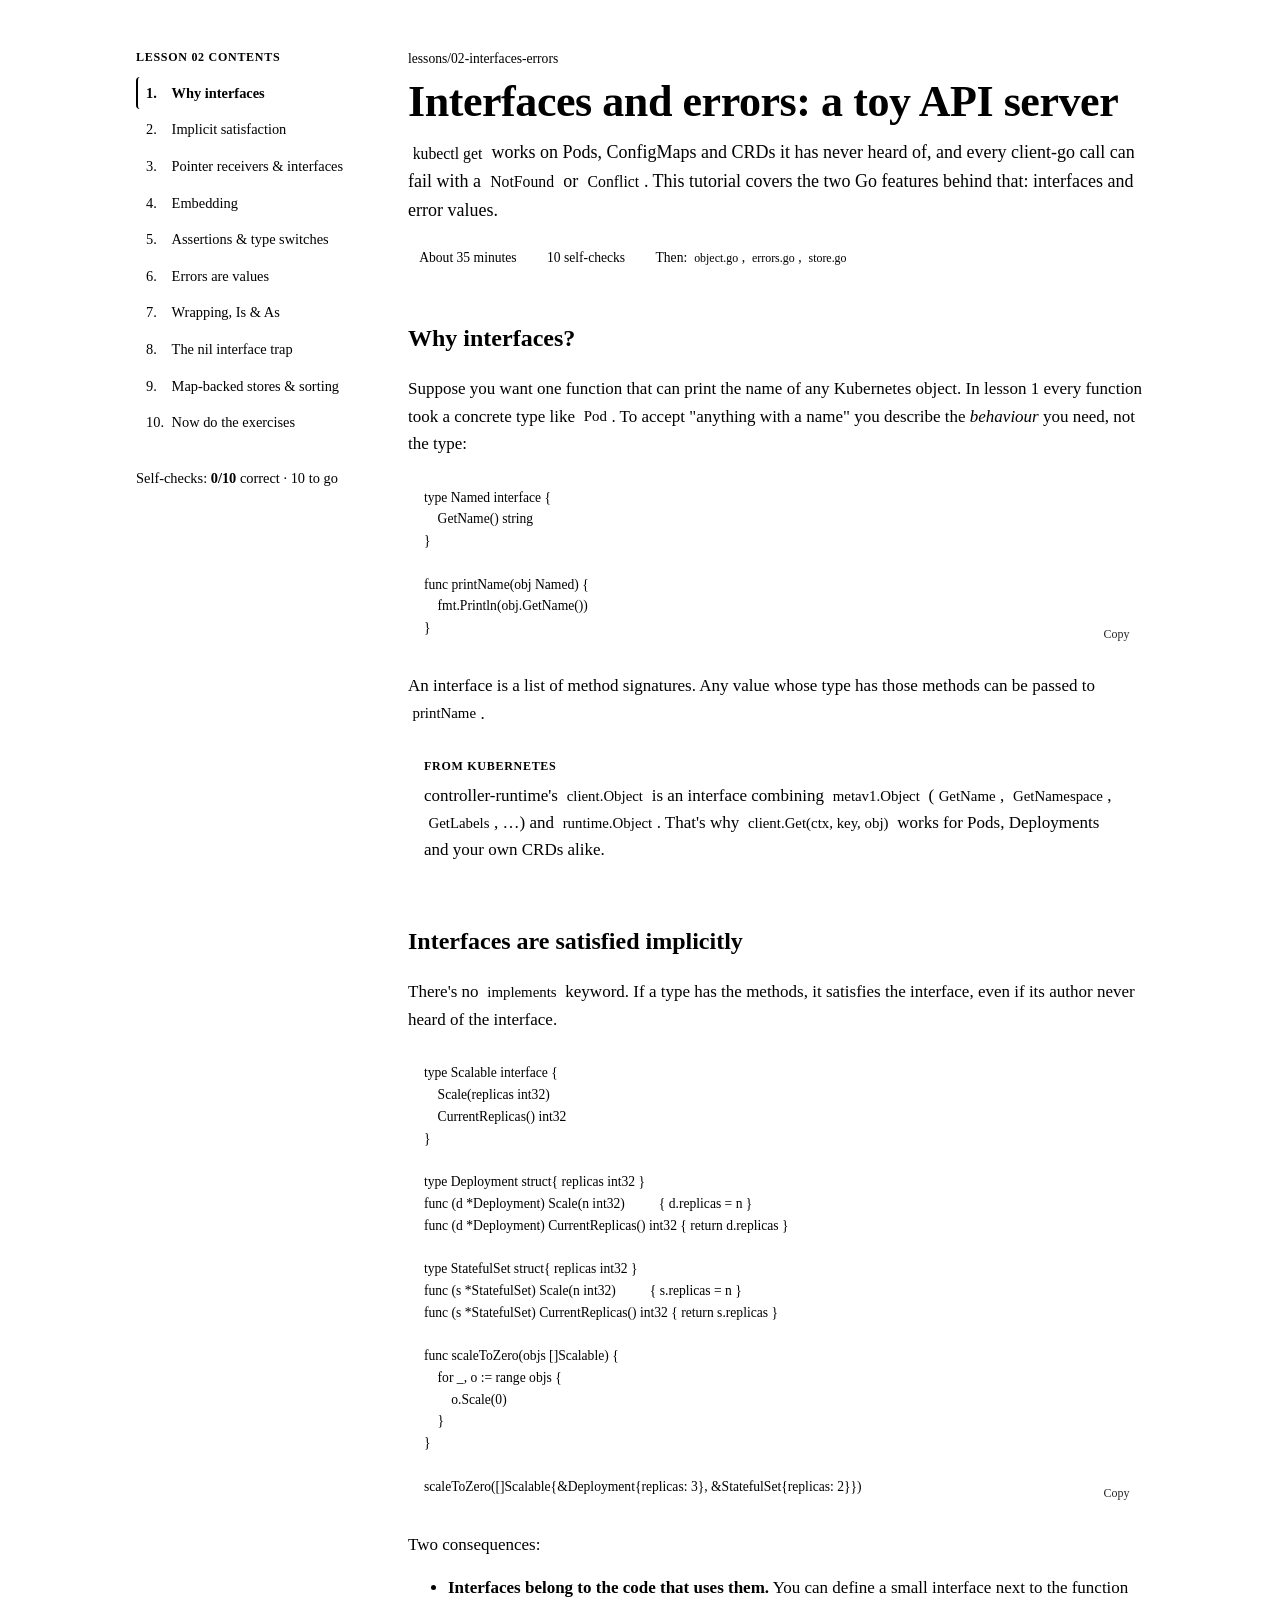
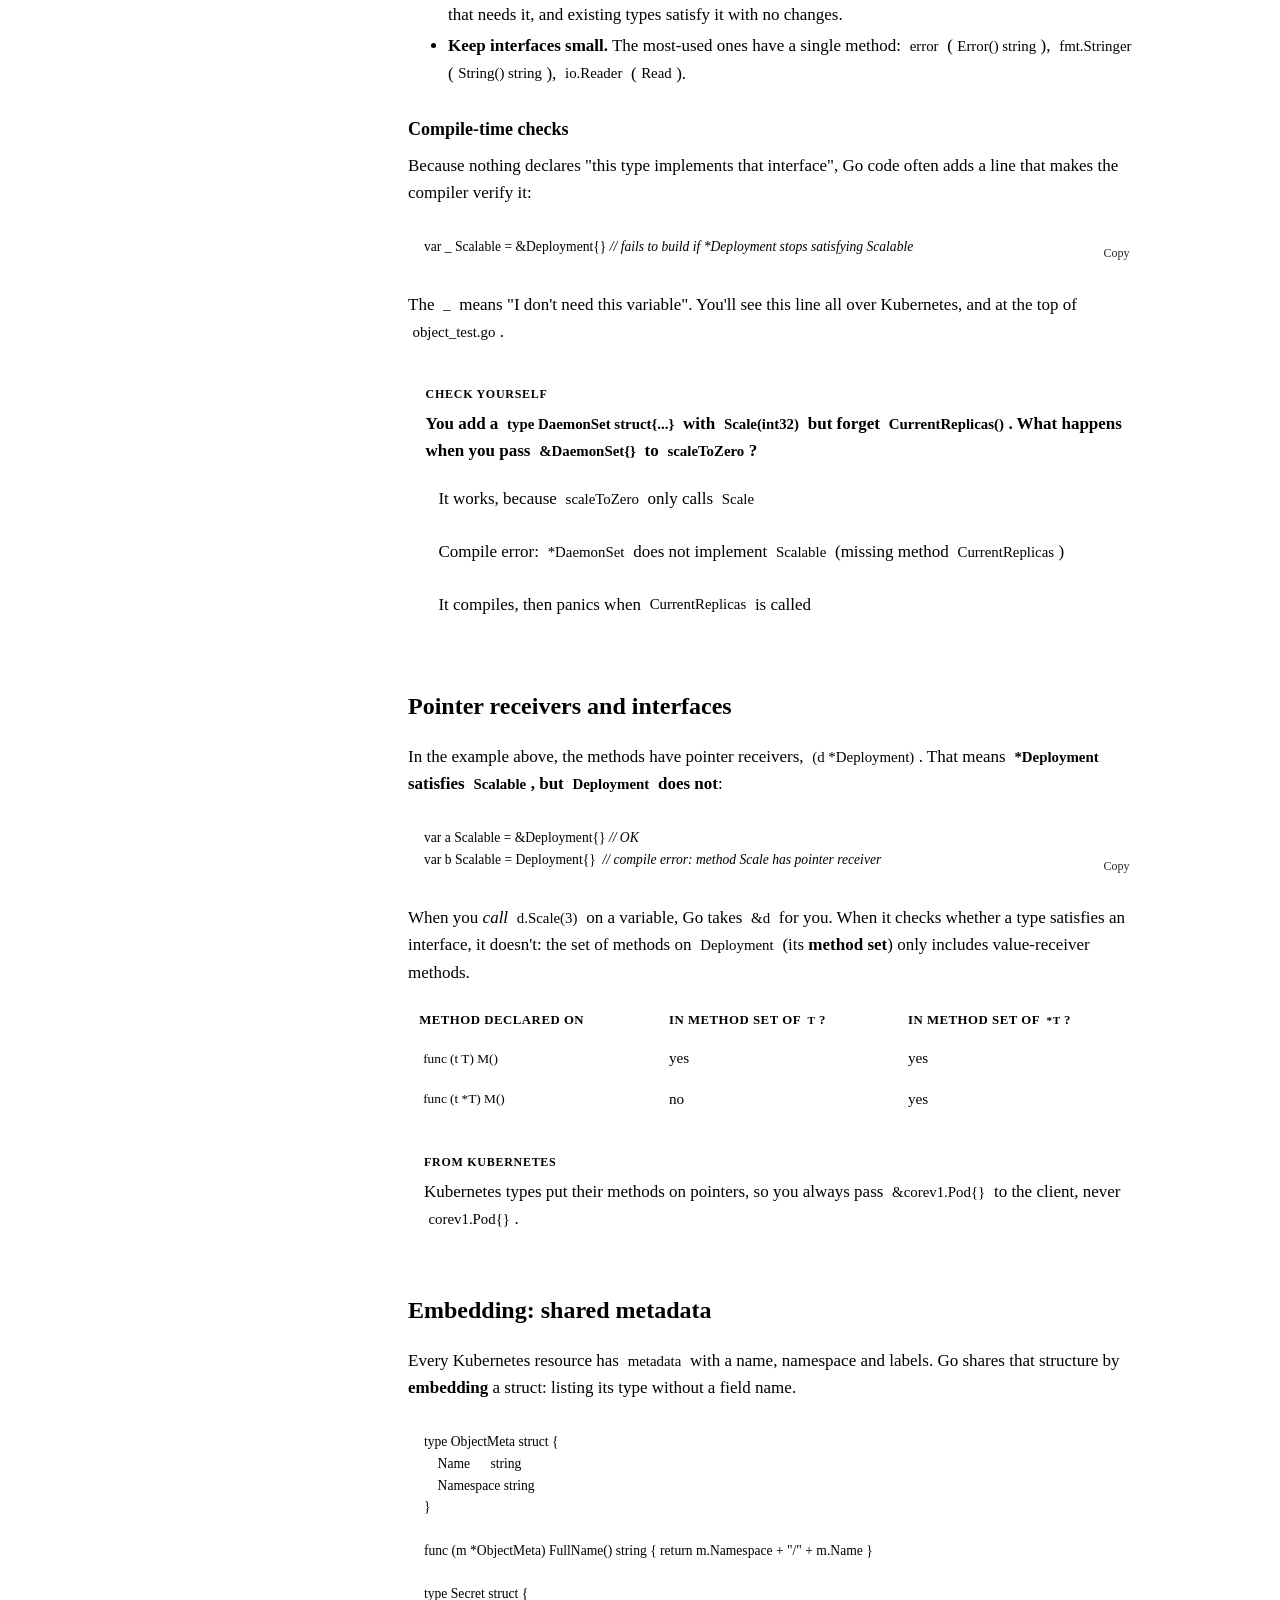
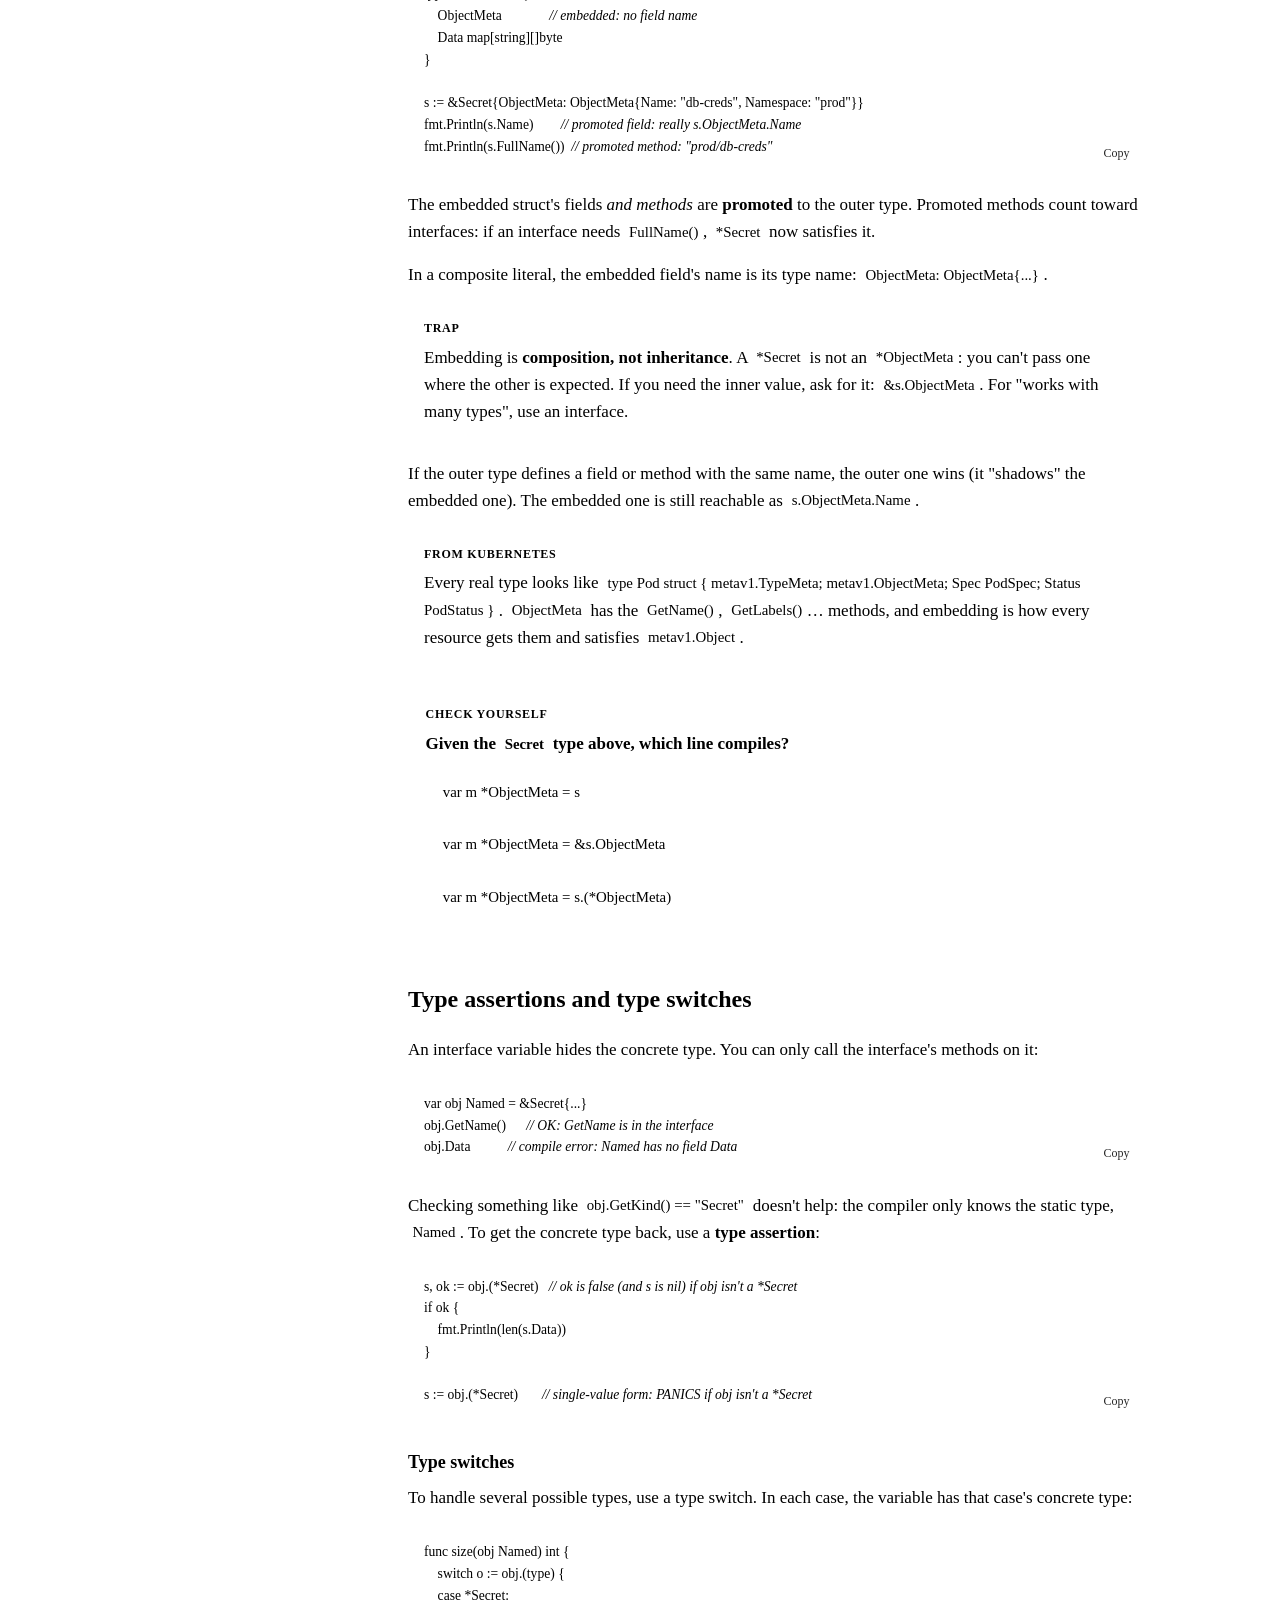
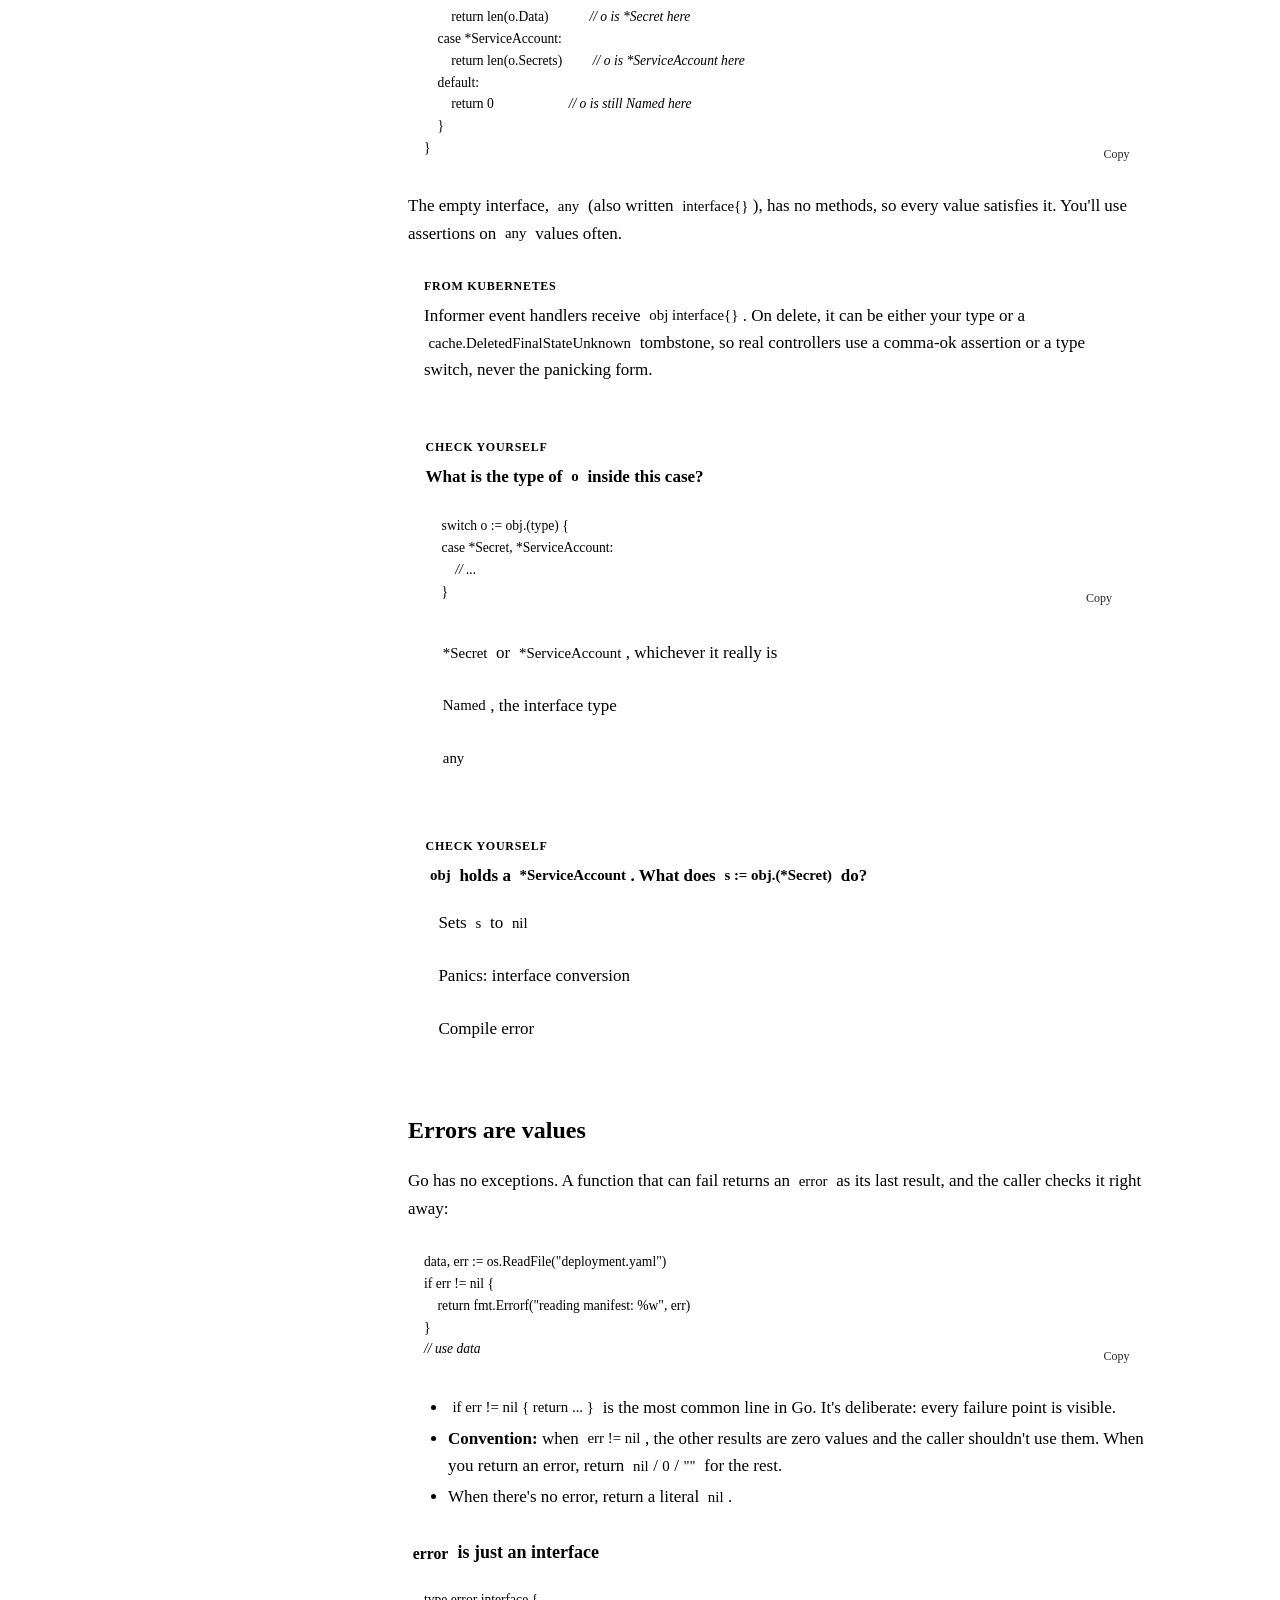
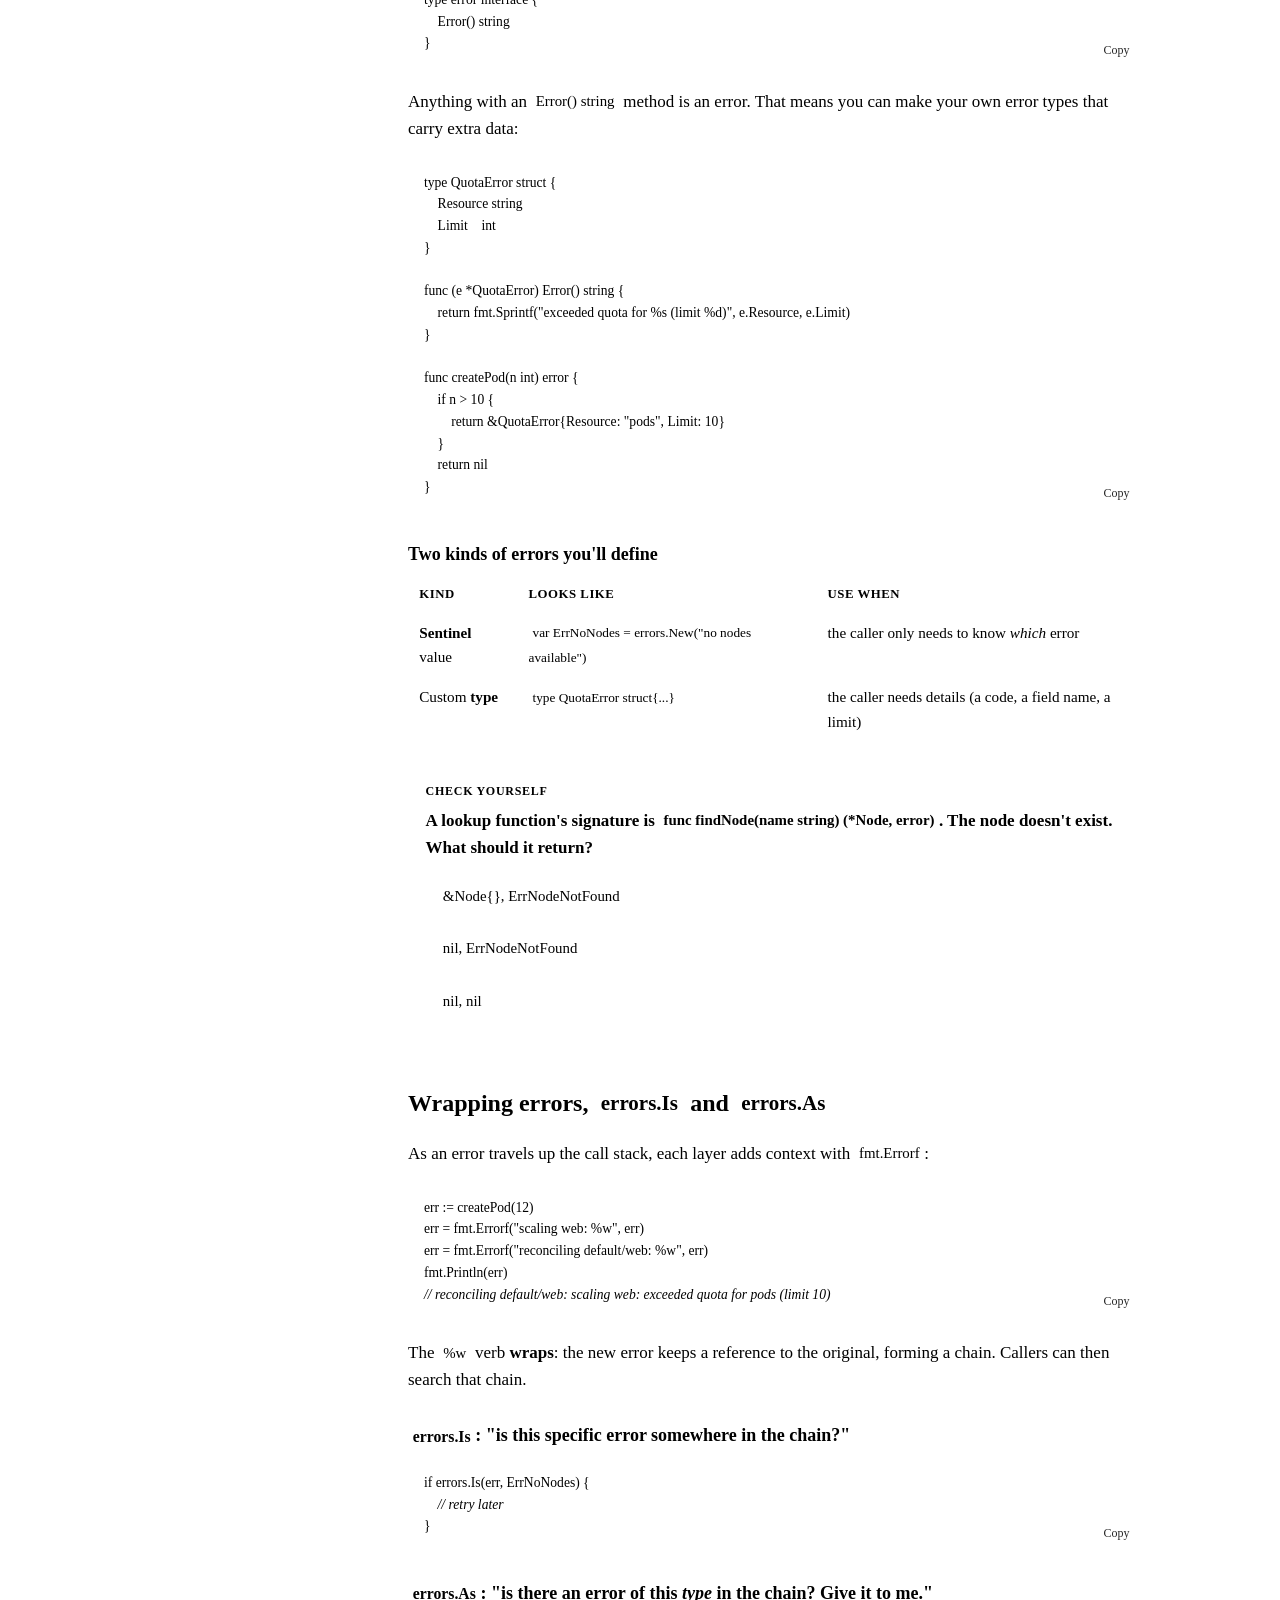
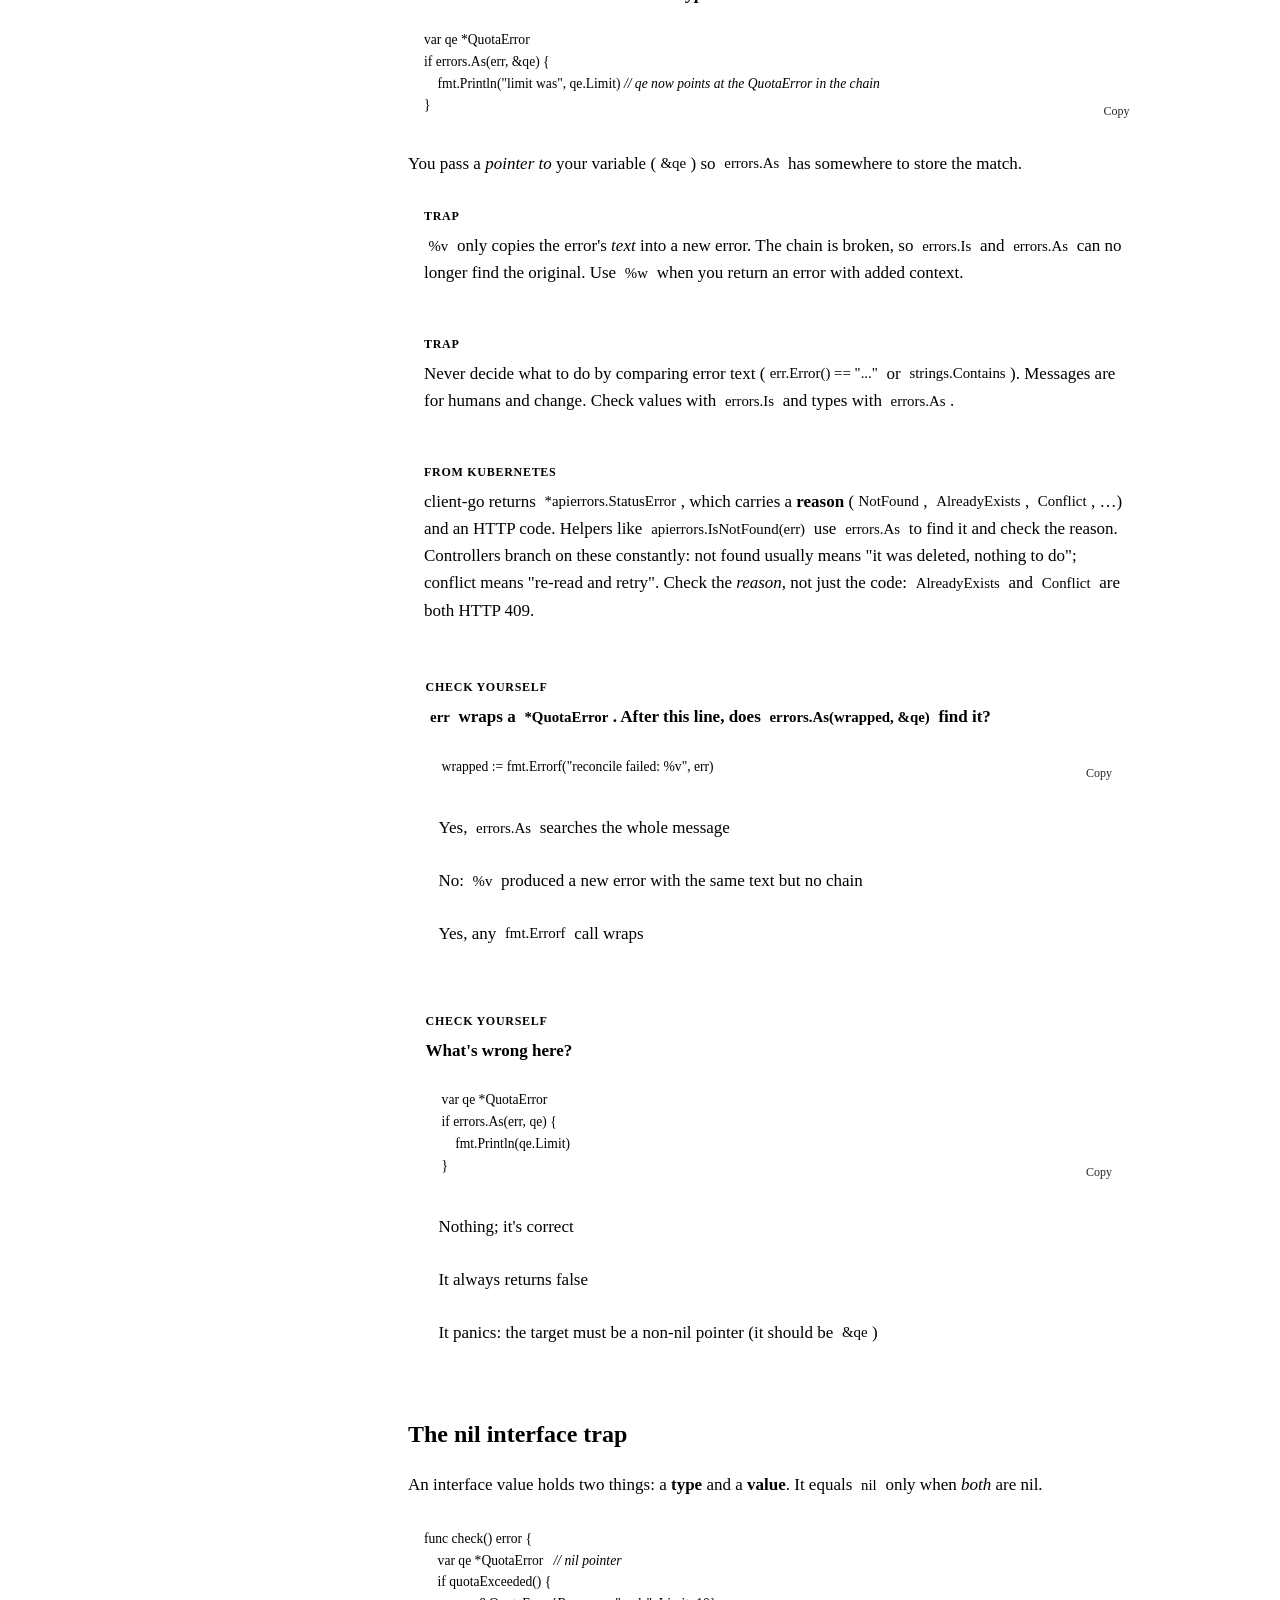
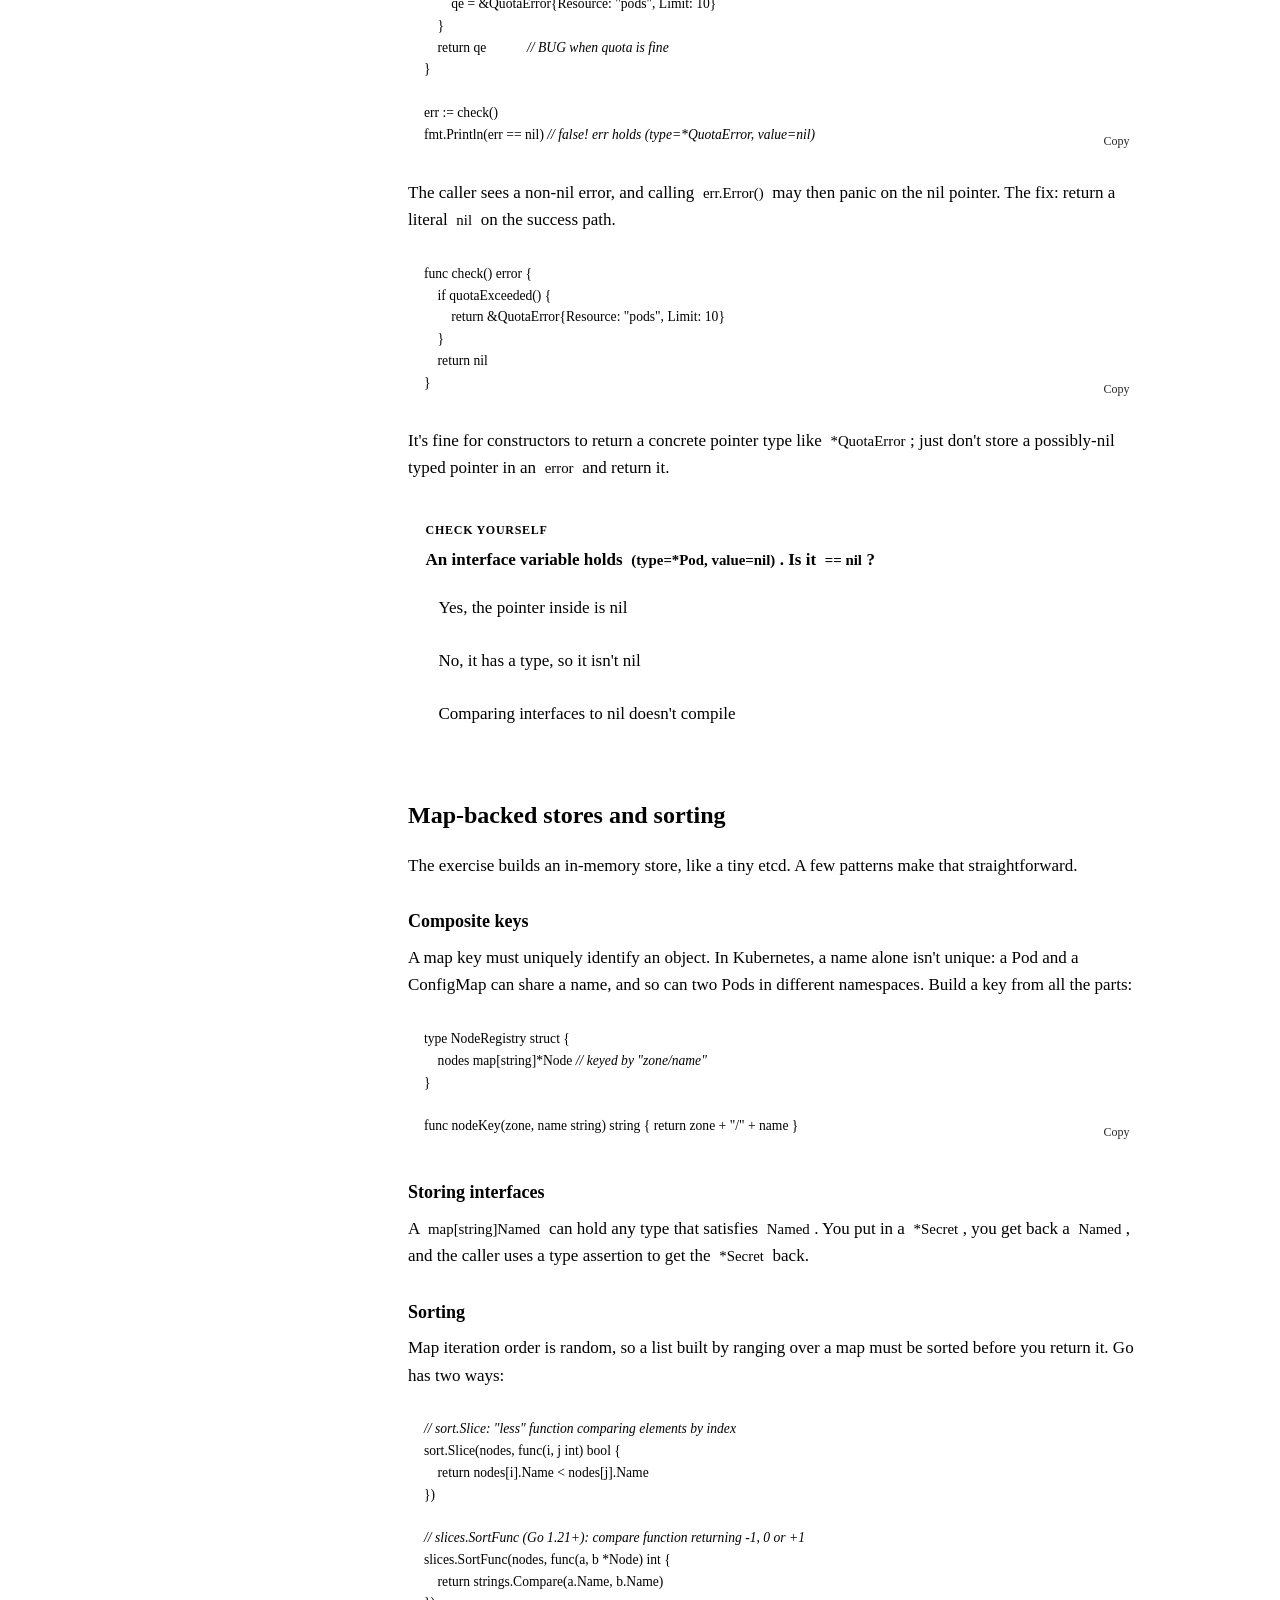
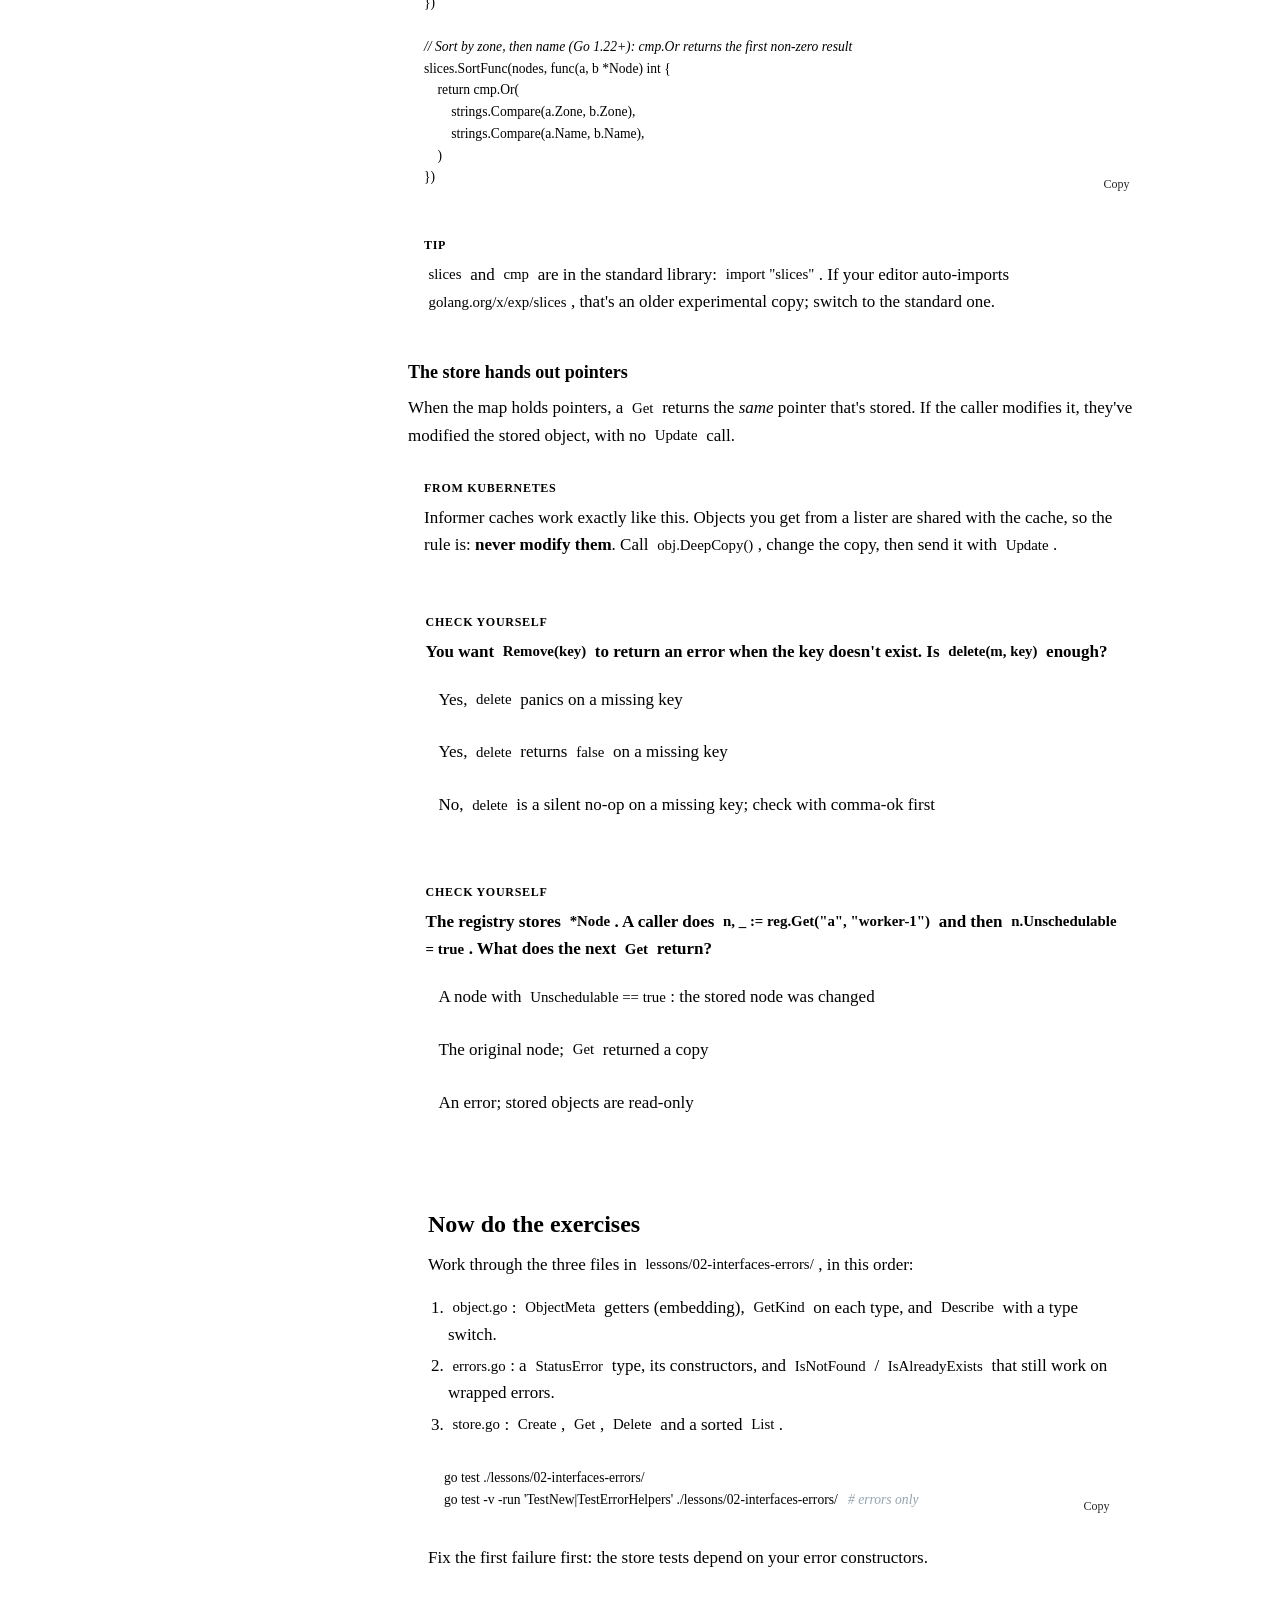
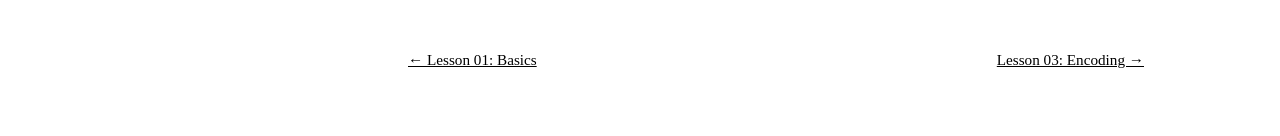
<file: lessons/02-interfaces-errors/tutorial.html>
<!DOCTYPE html>
<html lang="en">
<head>
<meta charset="utf-8">
<meta name="viewport" content="width=device-width, initial-scale=1">
<title>Lesson 02 · Interfaces &amp; Errors</title>
<link rel="preconnect" href="https://fonts.googleapis.com">
<link rel="preconnect" href="https://fonts.gstatic.com" crossorigin>
<link href="https://fonts.googleapis.com/css2?family=Atkinson+Hyperlegible:wght@400;700&family=JetBrains+Mono:wght@400;600&display=swap" rel="stylesheet">
<link rel="stylesheet" href="../assets/tutorial.css">
</head>
<body>
<div class="progress" aria-hidden="true"></div>
<div class="layout">
  <nav class="toc" aria-label="Contents">
    <details open>
      <summary>Lesson 02 contents</summary>
      <ol></ol>
      <p class="score" aria-live="polite"></p>
    </details>
  </nav>

  <article>
    <header>
      <p class="eyebrow">lessons/02-interfaces-errors</p>
      <h1>Interfaces and errors: a toy API server</h1>
      <p class="lede"><code>kubectl get</code> works on Pods, ConfigMaps and CRDs it has never heard of, and every client-go call can fail with a <code>NotFound</code> or <code>Conflict</code>. This tutorial covers the two Go features behind that: interfaces and error values.</p>
      <ul class="meta">
        <li>About 35 minutes</li>
        <li>10 self-checks</li>
        <li>Then: <code>object.go</code>, <code>errors.go</code>, <code>store.go</code></li>
      </ul>
    </header>

    <!-- ===================================================== -->
    <section id="why-interfaces">
      <h2 data-short="Why interfaces">Why interfaces?</h2>
      <p>Suppose you want one function that can print the name of any Kubernetes object. In lesson 1 every function took a concrete type like <code>Pod</code>. To accept "anything with a name" you describe the <em>behaviour</em> you need, not the type:</p>
      <pre class="go"><code>
type Named interface {
	GetName() string
}

func printName(obj Named) {
	fmt.Println(obj.GetName())
}
</code></pre>
      <p>An interface is a list of method signatures. Any value whose type has those methods can be passed to <code>printName</code>.</p>
      <div class="callout k8s">
        <span class="tag">From Kubernetes</span>
        <p>controller-runtime's <code>client.Object</code> is an interface combining <code>metav1.Object</code> (<code>GetName</code>, <code>GetNamespace</code>, <code>GetLabels</code>, …) and <code>runtime.Object</code>. That's why <code>client.Get(ctx, key, obj)</code> works for Pods, Deployments and your own CRDs alike.</p>
      </div>
    </section>

    <!-- ===================================================== -->
    <section id="implicit">
      <h2 data-short="Implicit satisfaction">Interfaces are satisfied implicitly</h2>
      <p>There's no <code>implements</code> keyword. If a type has the methods, it satisfies the interface, even if its author never heard of the interface.</p>
      <pre class="go"><code>
type Scalable interface {
	Scale(replicas int32)
	CurrentReplicas() int32
}

type Deployment struct{ replicas int32 }
func (d *Deployment) Scale(n int32)          { d.replicas = n }
func (d *Deployment) CurrentReplicas() int32 { return d.replicas }

type StatefulSet struct{ replicas int32 }
func (s *StatefulSet) Scale(n int32)          { s.replicas = n }
func (s *StatefulSet) CurrentReplicas() int32 { return s.replicas }

func scaleToZero(objs []Scalable) {
	for _, o := range objs {
		o.Scale(0)
	}
}

scaleToZero([]Scalable{&amp;Deployment{replicas: 3}, &amp;StatefulSet{replicas: 2}})
</code></pre>
      <p>Two consequences:</p>
      <ul>
        <li><strong>Interfaces belong to the code that uses them.</strong> You can define a small interface next to the function that needs it, and existing types satisfy it with no changes.</li>
        <li><strong>Keep interfaces small.</strong> The most-used ones have a single method: <code>error</code> (<code>Error() string</code>), <code>fmt.Stringer</code> (<code>String() string</code>), <code>io.Reader</code> (<code>Read</code>).</li>
      </ul>

      <h3>Compile-time checks</h3>
      <p>Because nothing declares "this type implements that interface", Go code often adds a line that makes the compiler verify it:</p>
      <pre class="go"><code>
var _ Scalable = &amp;Deployment{} // fails to build if *Deployment stops satisfying Scalable
</code></pre>
      <p>The <code>_</code> means "I don't need this variable". You'll see this line all over Kubernetes, and at the top of <code>object_test.go</code>.</p>

      <div class="check" id="l2-implicit">
        <p class="prompt">You add a <code>type DaemonSet struct{...}</code> with <code>Scale(int32)</code> but forget <code>CurrentReplicas()</code>. What happens when you pass <code>&amp;DaemonSet{}</code> to <code>scaleToZero</code>?</p>
        <div class="options">
          <button>It works, because `scaleToZero` only calls `Scale`</button>
          <button data-ok>Compile error: `*DaemonSet` does not implement `Scalable` (missing method `CurrentReplicas`)</button>
          <button>It compiles, then panics when `CurrentReplicas` is called</button>
        </div>
        <div class="explain"><p>A type must have <em>every</em> method in the interface, and the compiler checks this where the value is converted to the interface. It doesn't matter which methods the function happens to call.</p></div>
      </div>
    </section>

    <!-- ===================================================== -->
    <section id="method-sets">
      <h2 data-short="Pointer receivers & interfaces">Pointer receivers and interfaces</h2>
      <p>In the example above, the methods have pointer receivers, <code>(d *Deployment)</code>. That means <strong><code>*Deployment</code> satisfies <code>Scalable</code>, but <code>Deployment</code> does not</strong>:</p>
      <pre class="go"><code>
var a Scalable = &amp;Deployment{} // OK
var b Scalable = Deployment{}  // compile error: method Scale has pointer receiver
</code></pre>
      <p>When you <em>call</em> <code>d.Scale(3)</code> on a variable, Go takes <code>&amp;d</code> for you. When it checks whether a type satisfies an interface, it doesn't: the set of methods on <code>Deployment</code> (its <strong>method set</strong>) only includes value-receiver methods.</p>
      <div class="table-wrap">
        <table>
          <thead><tr><th>Method declared on</th><th>In method set of <code>T</code>?</th><th>In method set of <code>*T</code>?</th></tr></thead>
          <tbody>
            <tr><td><code>func (t T) M()</code></td><td>yes</td><td>yes</td></tr>
            <tr><td><code>func (t *T) M()</code></td><td>no</td><td>yes</td></tr>
          </tbody>
        </table>
      </div>
      <div class="callout k8s">
        <span class="tag">From Kubernetes</span>
        <p>Kubernetes types put their methods on pointers, so you always pass <code>&amp;corev1.Pod{}</code> to the client, never <code>corev1.Pod{}</code>.</p>
      </div>
    </section>

    <!-- ===================================================== -->
    <section id="embedding">
      <h2 data-short="Embedding">Embedding: shared metadata</h2>
      <p>Every Kubernetes resource has <code>metadata</code> with a name, namespace and labels. Go shares that structure by <strong>embedding</strong> a struct: listing its type without a field name.</p>
      <pre class="go"><code>
type ObjectMeta struct {
	Name      string
	Namespace string
}

func (m *ObjectMeta) FullName() string { return m.Namespace + "/" + m.Name }

type Secret struct {
	ObjectMeta              // embedded: no field name
	Data map[string][]byte
}

s := &amp;Secret{ObjectMeta: ObjectMeta{Name: "db-creds", Namespace: "prod"}}
fmt.Println(s.Name)        // promoted field: really s.ObjectMeta.Name
fmt.Println(s.FullName())  // promoted method: "prod/db-creds"
</code></pre>
      <p>The embedded struct's fields <em>and methods</em> are <strong>promoted</strong> to the outer type. Promoted methods count toward interfaces: if an interface needs <code>FullName()</code>, <code>*Secret</code> now satisfies it.</p>
      <p>In a composite literal, the embedded field's name is its type name: <code>ObjectMeta: ObjectMeta{...}</code>.</p>

      <div class="callout trap">
        <span class="tag">Trap</span>
        <p>Embedding is <strong>composition, not inheritance</strong>. A <code>*Secret</code> is not an <code>*ObjectMeta</code>: you can't pass one where the other is expected. If you need the inner value, ask for it: <code>&amp;s.ObjectMeta</code>. For "works with many types", use an interface.</p>
      </div>
      <p>If the outer type defines a field or method with the same name, the outer one wins (it "shadows" the embedded one). The embedded one is still reachable as <code>s.ObjectMeta.Name</code>.</p>

      <div class="callout k8s">
        <span class="tag">From Kubernetes</span>
        <p>Every real type looks like <code>type Pod struct { metav1.TypeMeta; metav1.ObjectMeta; Spec PodSpec; Status PodStatus }</code>. <code>ObjectMeta</code> has the <code>GetName()</code>, <code>GetLabels()</code>… methods, and embedding is how every resource gets them and satisfies <code>metav1.Object</code>.</p>
      </div>

      <div class="check" id="l2-embed">
        <p class="prompt">Given the <code>Secret</code> type above, which line compiles?</p>
        <div class="options">
          <button>`var m *ObjectMeta = s`</button>
          <button data-ok>`var m *ObjectMeta = &amp;s.ObjectMeta`</button>
          <button>`var m *ObjectMeta = s.(*ObjectMeta)`</button>
        </div>
        <div class="explain"><p>The embedded value is a field named <code>ObjectMeta</code>; take its address to get an <code>*ObjectMeta</code>. There's no subtype relationship, and <code>.(...)</code> only works on interface values.</p></div>
      </div>
    </section>

    <!-- ===================================================== -->
    <section id="type-switches">
      <h2 data-short="Assertions & type switches">Type assertions and type switches</h2>
      <p>An interface variable hides the concrete type. You can only call the interface's methods on it:</p>
      <pre class="go"><code>
var obj Named = &amp;Secret{...}
obj.GetName()      // OK: GetName is in the interface
obj.Data           // compile error: Named has no field Data
</code></pre>
      <p>Checking something like <code>obj.GetKind() == "Secret"</code> doesn't help: the compiler only knows the static type, <code>Named</code>. To get the concrete type back, use a <strong>type assertion</strong>:</p>
      <pre class="go"><code>
s, ok := obj.(*Secret)   // ok is false (and s is nil) if obj isn't a *Secret
if ok {
	fmt.Println(len(s.Data))
}

s := obj.(*Secret)       // single-value form: PANICS if obj isn't a *Secret
</code></pre>

      <h3>Type switches</h3>
      <p>To handle several possible types, use a type switch. In each case, the variable has that case's concrete type:</p>
      <pre class="go"><code>
func size(obj Named) int {
	switch o := obj.(type) {
	case *Secret:
		return len(o.Data)            // o is *Secret here
	case *ServiceAccount:
		return len(o.Secrets)         // o is *ServiceAccount here
	default:
		return 0                      // o is still Named here
	}
}
</code></pre>
      <p>The empty interface, <code>any</code> (also written <code>interface{}</code>), has no methods, so every value satisfies it. You'll use assertions on <code>any</code> values often.</p>

      <div class="callout k8s">
        <span class="tag">From Kubernetes</span>
        <p>Informer event handlers receive <code>obj interface{}</code>. On delete, it can be either your type or a <code>cache.DeletedFinalStateUnknown</code> tombstone, so real controllers use a comma-ok assertion or a type switch, never the panicking form.</p>
      </div>

      <div class="check" id="l2-switch-multi">
        <p class="prompt">What is the type of <code>o</code> inside this case?</p>
        <pre class="go"><code>
switch o := obj.(type) {
case *Secret, *ServiceAccount:
	// ...
}
</code></pre>
        <div class="options">
          <button>`*Secret` or `*ServiceAccount`, whichever it really is</button>
          <button data-ok>`Named`, the interface type</button>
          <button>`any`</button>
        </div>
        <div class="explain"><p><code>o</code> only gets a concrete type in a case that lists exactly one type. With two, Go can't pick, so <code>o</code> keeps the switched-on interface type. Use separate cases if you need the fields.</p></div>
      </div>

      <div class="check" id="l2-assert-panic">
        <p class="prompt"><code>obj</code> holds a <code>*ServiceAccount</code>. What does <code>s := obj.(*Secret)</code> do?</p>
        <div class="options">
          <button>Sets `s` to `nil`</button>
          <button data-ok>Panics: interface conversion</button>
          <button>Compile error</button>
        </div>
        <div class="explain"><p>The single-value form panics on a mismatch. Use <code>s, ok := obj.(*Secret)</code> unless you're certain of the type.</p></div>
      </div>
    </section>

    <!-- ===================================================== -->
    <section id="errors-values">
      <h2 data-short="Errors are values">Errors are values</h2>
      <p>Go has no exceptions. A function that can fail returns an <code>error</code> as its last result, and the caller checks it right away:</p>
      <pre class="go"><code>
data, err := os.ReadFile("deployment.yaml")
if err != nil {
	return fmt.Errorf("reading manifest: %w", err)
}
// use data
</code></pre>
      <ul>
        <li><code>if err != nil { return ... }</code> is the most common line in Go. It's deliberate: every failure point is visible.</li>
        <li><strong>Convention:</strong> when <code>err != nil</code>, the other results are zero values and the caller shouldn't use them. When you return an error, return <code>nil</code>/<code>0</code>/<code>""</code> for the rest.</li>
        <li>When there's no error, return a literal <code>nil</code>.</li>
      </ul>

      <h3><code>error</code> is just an interface</h3>
      <pre class="go"><code>
type error interface {
	Error() string
}
</code></pre>
      <p>Anything with an <code>Error() string</code> method is an error. That means you can make your own error types that carry extra data:</p>
      <pre class="go"><code>
type QuotaError struct {
	Resource string
	Limit    int
}

func (e *QuotaError) Error() string {
	return fmt.Sprintf("exceeded quota for %s (limit %d)", e.Resource, e.Limit)
}

func createPod(n int) error {
	if n > 10 {
		return &amp;QuotaError{Resource: "pods", Limit: 10}
	}
	return nil
}
</code></pre>

      <h3>Two kinds of errors you'll define</h3>
      <div class="table-wrap">
        <table>
          <thead><tr><th>Kind</th><th>Looks like</th><th>Use when</th></tr></thead>
          <tbody>
            <tr><td><strong>Sentinel</strong> value</td><td><code>var ErrNoNodes = errors.New("no nodes available")</code></td><td>the caller only needs to know <em>which</em> error</td></tr>
            <tr><td>Custom <strong>type</strong></td><td><code>type QuotaError struct{...}</code></td><td>the caller needs details (a code, a field name, a limit)</td></tr>
          </tbody>
        </table>
      </div>

      <div class="check" id="l2-zero-on-error">
        <p class="prompt">A lookup function's signature is <code>func findNode(name string) (*Node, error)</code>. The node doesn't exist. What should it return?</p>
        <div class="options">
          <button>`&amp;Node{}, ErrNodeNotFound`</button>
          <button data-ok>`nil, ErrNodeNotFound`</button>
          <button>`nil, nil`</button>
        </div>
        <div class="explain"><p>On failure, return zero values for everything except the error. Returning an empty <code>&amp;Node{}</code> invites callers to use a fake node; <code>nil, nil</code> hides the failure entirely.</p></div>
      </div>
    </section>

    <!-- ===================================================== -->
    <section id="wrapping">
      <h2 data-short="Wrapping, Is & As">Wrapping errors, <code>errors.Is</code> and <code>errors.As</code></h2>
      <p>As an error travels up the call stack, each layer adds context with <code>fmt.Errorf</code>:</p>
      <pre class="go"><code>
err := createPod(12)
err = fmt.Errorf("scaling web: %w", err)
err = fmt.Errorf("reconciling default/web: %w", err)
fmt.Println(err)
// reconciling default/web: scaling web: exceeded quota for pods (limit 10)
</code></pre>
      <p>The <code>%w</code> verb <strong>wraps</strong>: the new error keeps a reference to the original, forming a chain. Callers can then search that chain.</p>

      <h3><code>errors.Is</code>: "is this specific error somewhere in the chain?"</h3>
      <pre class="go"><code>
if errors.Is(err, ErrNoNodes) {
	// retry later
}
</code></pre>

      <h3><code>errors.As</code>: "is there an error of this <em>type</em> in the chain? Give it to me."</h3>
      <pre class="go"><code>
var qe *QuotaError
if errors.As(err, &amp;qe) {
	fmt.Println("limit was", qe.Limit) // qe now points at the QuotaError in the chain
}
</code></pre>
      <p>You pass a <em>pointer to</em> your variable (<code>&amp;qe</code>) so <code>errors.As</code> has somewhere to store the match.</p>

      <div class="callout trap">
        <span class="tag">Trap</span>
        <p><code>%v</code> only copies the error's <em>text</em> into a new error. The chain is broken, so <code>errors.Is</code> and <code>errors.As</code> can no longer find the original. Use <code>%w</code> when you return an error with added context.</p>
      </div>
      <div class="callout trap">
        <span class="tag">Trap</span>
        <p>Never decide what to do by comparing error text (<code>err.Error() == "..."</code> or <code>strings.Contains</code>). Messages are for humans and change. Check values with <code>errors.Is</code> and types with <code>errors.As</code>.</p>
      </div>

      <div class="callout k8s">
        <span class="tag">From Kubernetes</span>
        <p>client-go returns <code>*apierrors.StatusError</code>, which carries a <strong>reason</strong> (<code>NotFound</code>, <code>AlreadyExists</code>, <code>Conflict</code>, …) and an HTTP code. Helpers like <code>apierrors.IsNotFound(err)</code> use <code>errors.As</code> to find it and check the reason. Controllers branch on these constantly: not found usually means "it was deleted, nothing to do"; conflict means "re-read and retry". Check the <em>reason</em>, not just the code: <code>AlreadyExists</code> and <code>Conflict</code> are both HTTP 409.</p>
      </div>

      <div class="check" id="l2-wrap-v">
        <p class="prompt"><code>err</code> wraps a <code>*QuotaError</code>. After this line, does <code>errors.As(wrapped, &amp;qe)</code> find it?</p>
        <pre class="go"><code>
wrapped := fmt.Errorf("reconcile failed: %v", err)
</code></pre>
        <div class="options">
          <button>Yes, `errors.As` searches the whole message</button>
          <button data-ok>No: `%v` produced a new error with the same text but no chain</button>
          <button>Yes, any `fmt.Errorf` call wraps</button>
        </div>
        <div class="explain"><p>Only <code>%w</code> wraps. With <code>%v</code>, the original error and its type are gone.</p></div>
      </div>

      <div class="check" id="l2-as-pointer">
        <p class="prompt">What's wrong here?</p>
        <pre class="go"><code>
var qe *QuotaError
if errors.As(err, qe) {
	fmt.Println(qe.Limit)
}
</code></pre>
        <div class="options">
          <button>Nothing; it's correct</button>
          <button>It always returns false</button>
          <button data-ok>It panics: the target must be a non-nil pointer (it should be `&amp;qe`)</button>
        </div>
        <div class="explain"><p><code>qe</code> is a nil <code>*QuotaError</code>, which gives <code>errors.As</code> nowhere to write. It compiles because the parameter is <code>any</code>, but <code>go vet</code> flags it.</p></div>
      </div>
    </section>

    <!-- ===================================================== -->
    <section id="nil-trap">
      <h2 data-short="The nil interface trap">The nil interface trap</h2>
      <p>An interface value holds two things: a <strong>type</strong> and a <strong>value</strong>. It equals <code>nil</code> only when <em>both</em> are nil.</p>
      <pre class="go"><code>
func check() error {
	var qe *QuotaError   // nil pointer
	if quotaExceeded() {
		qe = &amp;QuotaError{Resource: "pods", Limit: 10}
	}
	return qe            // BUG when quota is fine
}

err := check()
fmt.Println(err == nil) // false! err holds (type=*QuotaError, value=nil)
</code></pre>
      <p>The caller sees a non-nil error, and calling <code>err.Error()</code> may then panic on the nil pointer. The fix: return a literal <code>nil</code> on the success path.</p>
      <pre class="go"><code>
func check() error {
	if quotaExceeded() {
		return &amp;QuotaError{Resource: "pods", Limit: 10}
	}
	return nil
}
</code></pre>
      <p>It's fine for constructors to return a concrete pointer type like <code>*QuotaError</code>; just don't store a possibly-nil typed pointer in an <code>error</code> and return it.</p>

      <div class="check" id="l2-nil-iface">
        <p class="prompt">An interface variable holds <code>(type=*Pod, value=nil)</code>. Is it <code>== nil</code>?</p>
        <div class="options">
          <button>Yes, the pointer inside is nil</button>
          <button data-ok>No, it has a type, so it isn't nil</button>
          <button>Comparing interfaces to nil doesn't compile</button>
        </div>
        <div class="explain"><p>An interface is <code>nil</code> only when it has no type and no value. A typed nil pointer inside makes it non-nil.</p></div>
      </div>
    </section>

    <!-- ===================================================== -->
    <section id="store">
      <h2 data-short="Map-backed stores & sorting">Map-backed stores and sorting</h2>
      <p>The exercise builds an in-memory store, like a tiny etcd. A few patterns make that straightforward.</p>

      <h3>Composite keys</h3>
      <p>A map key must uniquely identify an object. In Kubernetes, a name alone isn't unique: a Pod and a ConfigMap can share a name, and so can two Pods in different namespaces. Build a key from all the parts:</p>
      <pre class="go"><code>
type NodeRegistry struct {
	nodes map[string]*Node // keyed by "zone/name"
}

func nodeKey(zone, name string) string { return zone + "/" + name }
</code></pre>

      <h3>Storing interfaces</h3>
      <p>A <code>map[string]Named</code> can hold any type that satisfies <code>Named</code>. You put in a <code>*Secret</code>, you get back a <code>Named</code>, and the caller uses a type assertion to get the <code>*Secret</code> back.</p>

      <h3>Sorting</h3>
      <p>Map iteration order is random, so a list built by ranging over a map must be sorted before you return it. Go has two ways:</p>
      <pre class="go"><code>
// sort.Slice: "less" function comparing elements by index
sort.Slice(nodes, func(i, j int) bool {
	return nodes[i].Name &lt; nodes[j].Name
})

// slices.SortFunc (Go 1.21+): compare function returning -1, 0 or +1
slices.SortFunc(nodes, func(a, b *Node) int {
	return strings.Compare(a.Name, b.Name)
})

// Sort by zone, then name (Go 1.22+): cmp.Or returns the first non-zero result
slices.SortFunc(nodes, func(a, b *Node) int {
	return cmp.Or(
		strings.Compare(a.Zone, b.Zone),
		strings.Compare(a.Name, b.Name),
	)
})
</code></pre>
      <div class="callout tip">
        <span class="tag">Tip</span>
        <p><code>slices</code> and <code>cmp</code> are in the standard library: <code>import "slices"</code>. If your editor auto-imports <code>golang.org/x/exp/slices</code>, that's an older experimental copy; switch to the standard one.</p>
      </div>

      <h3>The store hands out pointers</h3>
      <p>When the map holds pointers, a <code>Get</code> returns the <em>same</em> pointer that's stored. If the caller modifies it, they've modified the stored object, with no <code>Update</code> call.</p>
      <div class="callout k8s">
        <span class="tag">From Kubernetes</span>
        <p>Informer caches work exactly like this. Objects you get from a lister are shared with the cache, so the rule is: <strong>never modify them</strong>. Call <code>obj.DeepCopy()</code>, change the copy, then send it with <code>Update</code>.</p>
      </div>

      <div class="check" id="l2-delete-missing">
        <p class="prompt">You want <code>Remove(key)</code> to return an error when the key doesn't exist. Is <code>delete(m, key)</code> enough?</p>
        <div class="options">
          <button>Yes, `delete` panics on a missing key</button>
          <button>Yes, `delete` returns `false` on a missing key</button>
          <button data-ok>No, `delete` is a silent no-op on a missing key; check with comma-ok first</button>
        </div>
        <div class="explain"><p><code>delete</code> returns nothing and never fails. Look the key up with <code>_, ok := m[key]</code> first if missing keys should be an error.</p></div>
      </div>

      <div class="check" id="l2-shared-pointer">
        <p class="prompt">The registry stores <code>*Node</code>. A caller does <code>n, _ := reg.Get("a", "worker-1")</code> and then <code>n.Unschedulable = true</code>. What does the next <code>Get</code> return?</p>
        <div class="options">
          <button data-ok>A node with `Unschedulable == true`: the stored node was changed</button>
          <button>The original node; `Get` returned a copy</button>
          <button>An error; stored objects are read-only</button>
        </div>
        <div class="explain"><p>Both the map and the caller hold the same pointer. That's convenient here and dangerous in an informer cache, which is why Kubernetes code calls <code>DeepCopy()</code> before changing anything.</p></div>
      </div>
    </section>

    <!-- ===================================================== -->
    <section id="exercises" class="next">
      <h2 data-short="Now do the exercises">Now do the exercises</h2>
      <p>Work through the three files in <code>lessons/02-interfaces-errors/</code>, in this order:</p>
      <ol>
        <li><code>object.go</code>: <code>ObjectMeta</code> getters (embedding), <code>GetKind</code> on each type, and <code>Describe</code> with a type switch.</li>
        <li><code>errors.go</code>: a <code>StatusError</code> type, its constructors, and <code>IsNotFound</code> / <code>IsAlreadyExists</code> that still work on wrapped errors.</li>
        <li><code>store.go</code>: <code>Create</code>, <code>Get</code>, <code>Delete</code> and a sorted <code>List</code>.</li>
      </ol>
      <pre class="sh"><code>
go test ./lessons/02-interfaces-errors/
go test -v -run 'TestNew|TestErrorHelpers' ./lessons/02-interfaces-errors/   # errors only
</code></pre>
      <p>Fix the first failure first: the store tests depend on your error constructors.</p>
    </section>

    <nav class="pager" aria-label="Lessons">
      <a href="../01-basics/tutorial.html">← Lesson 01: Basics</a>
      <a href="../03-encoding/tutorial.html">Lesson 03: Encoding →</a>
    </nav>
  </article>
</div>
<script src="../assets/tutorial.js"></script>
</body>
</html>
</file>
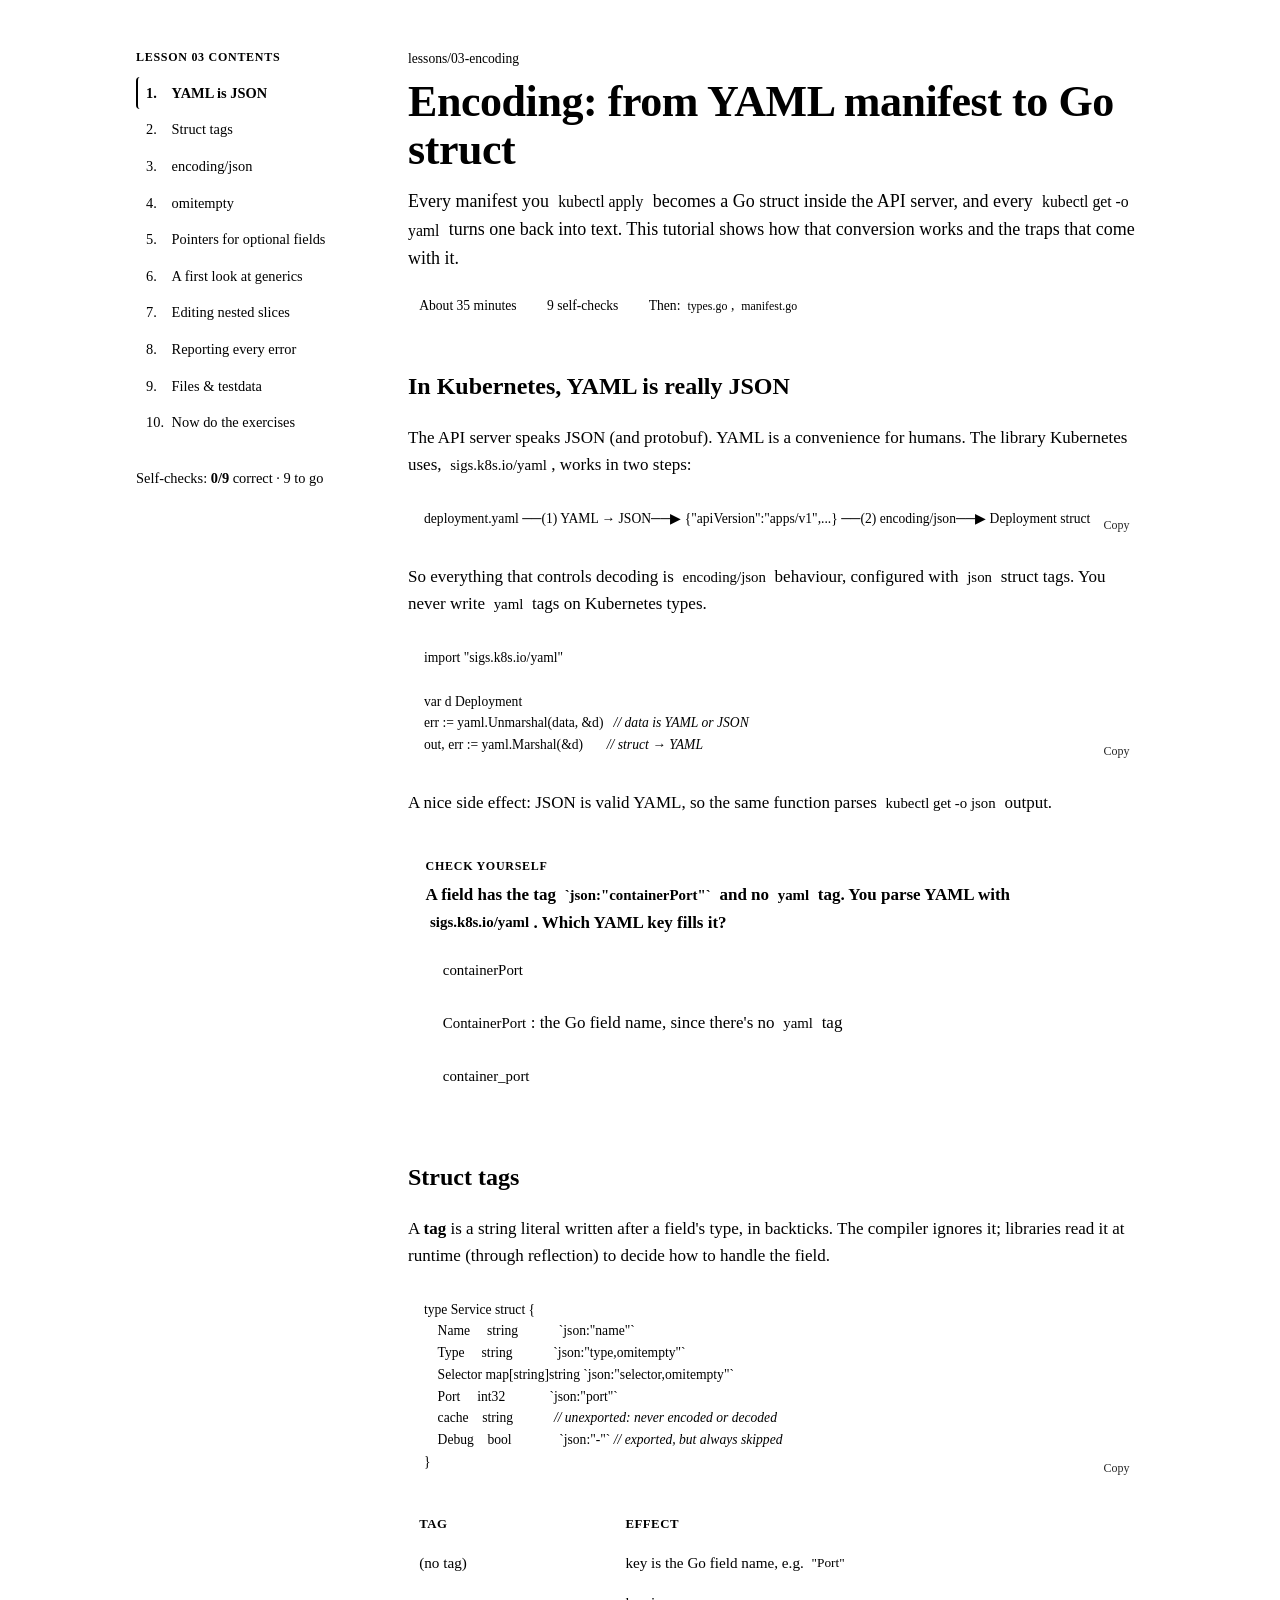
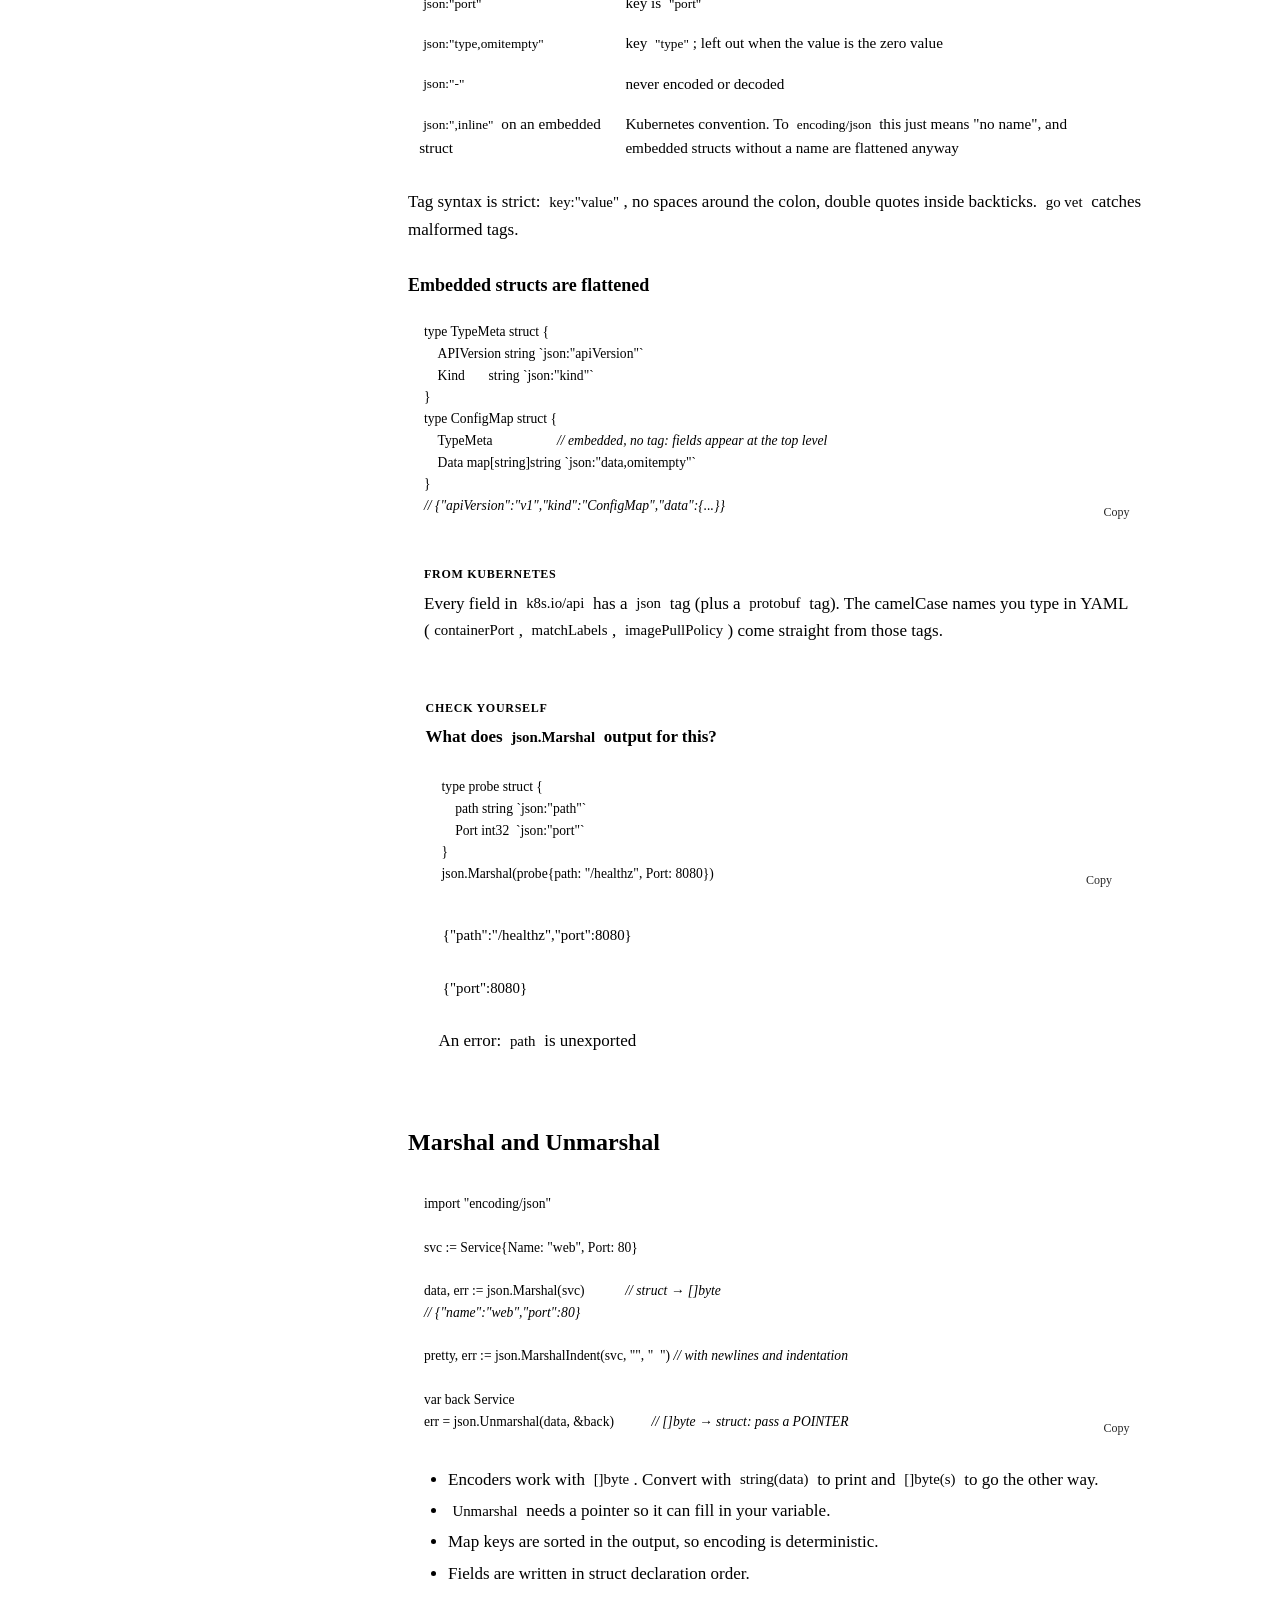
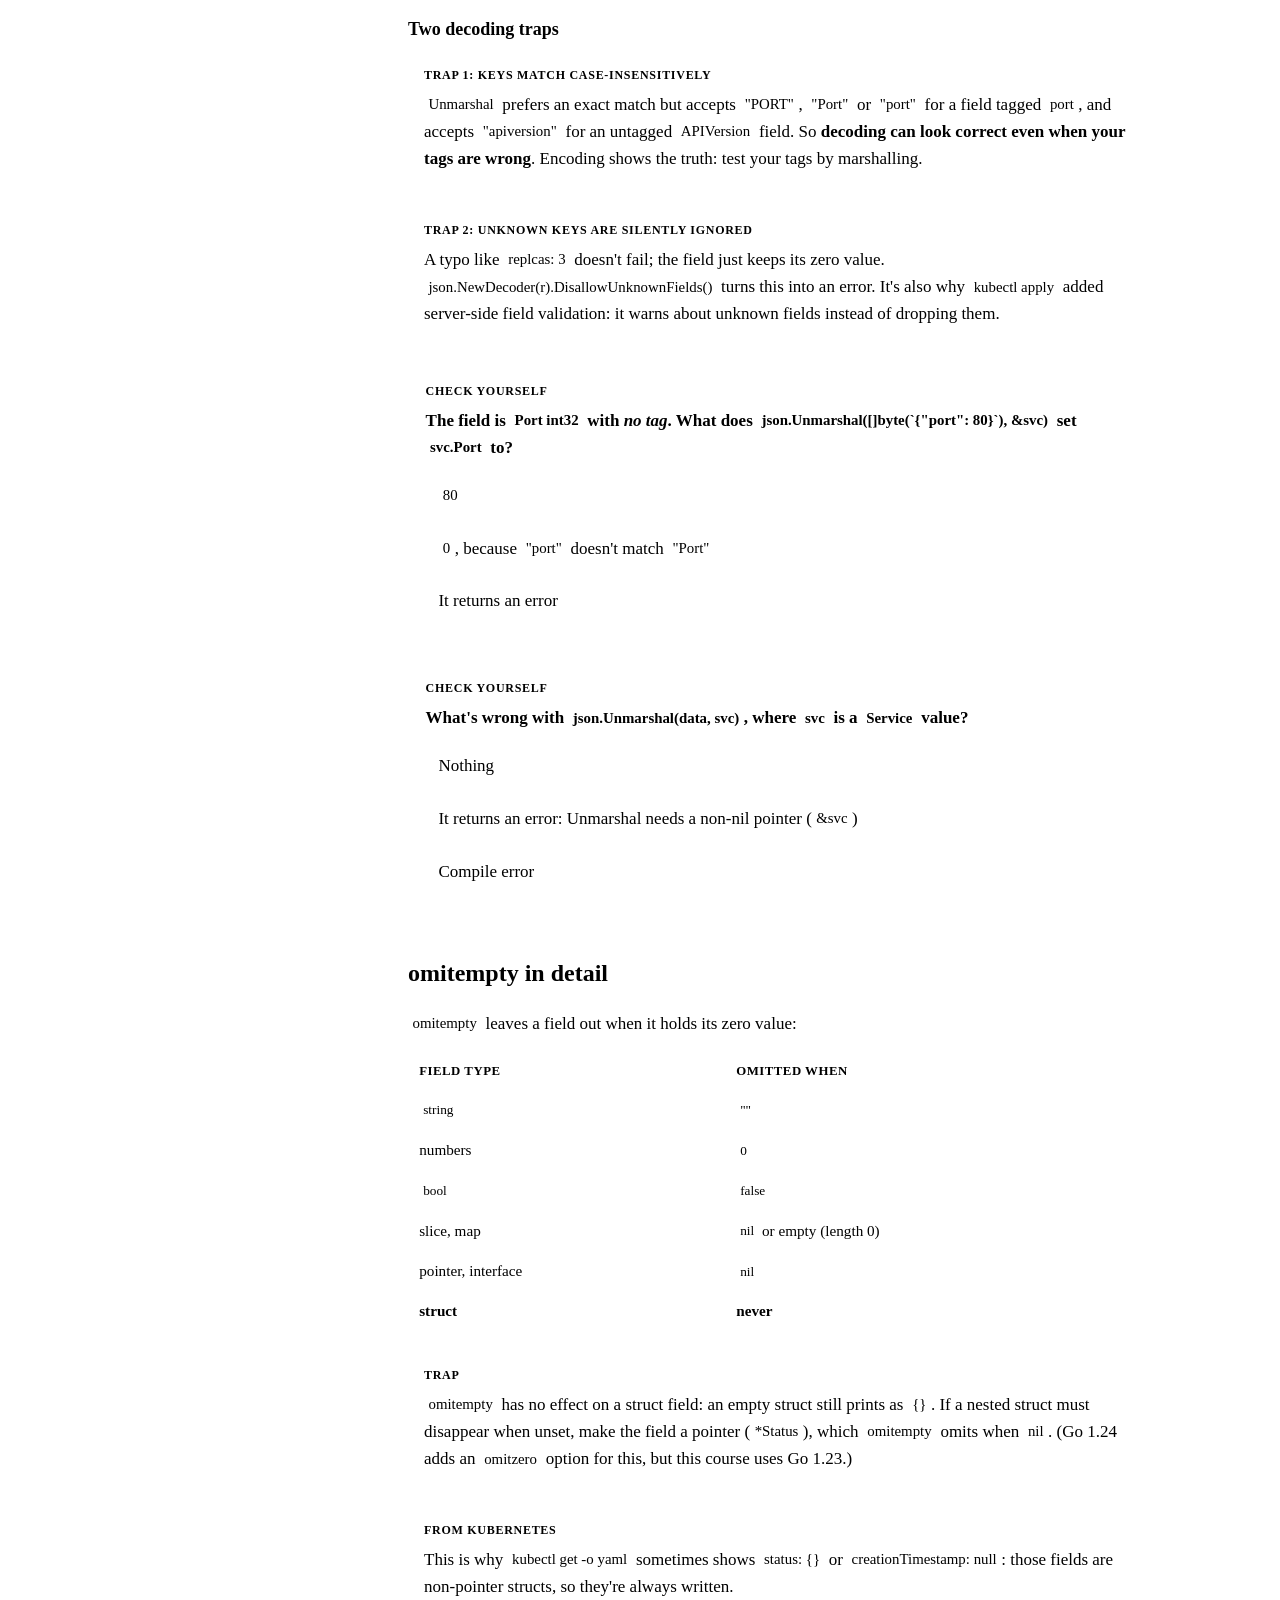
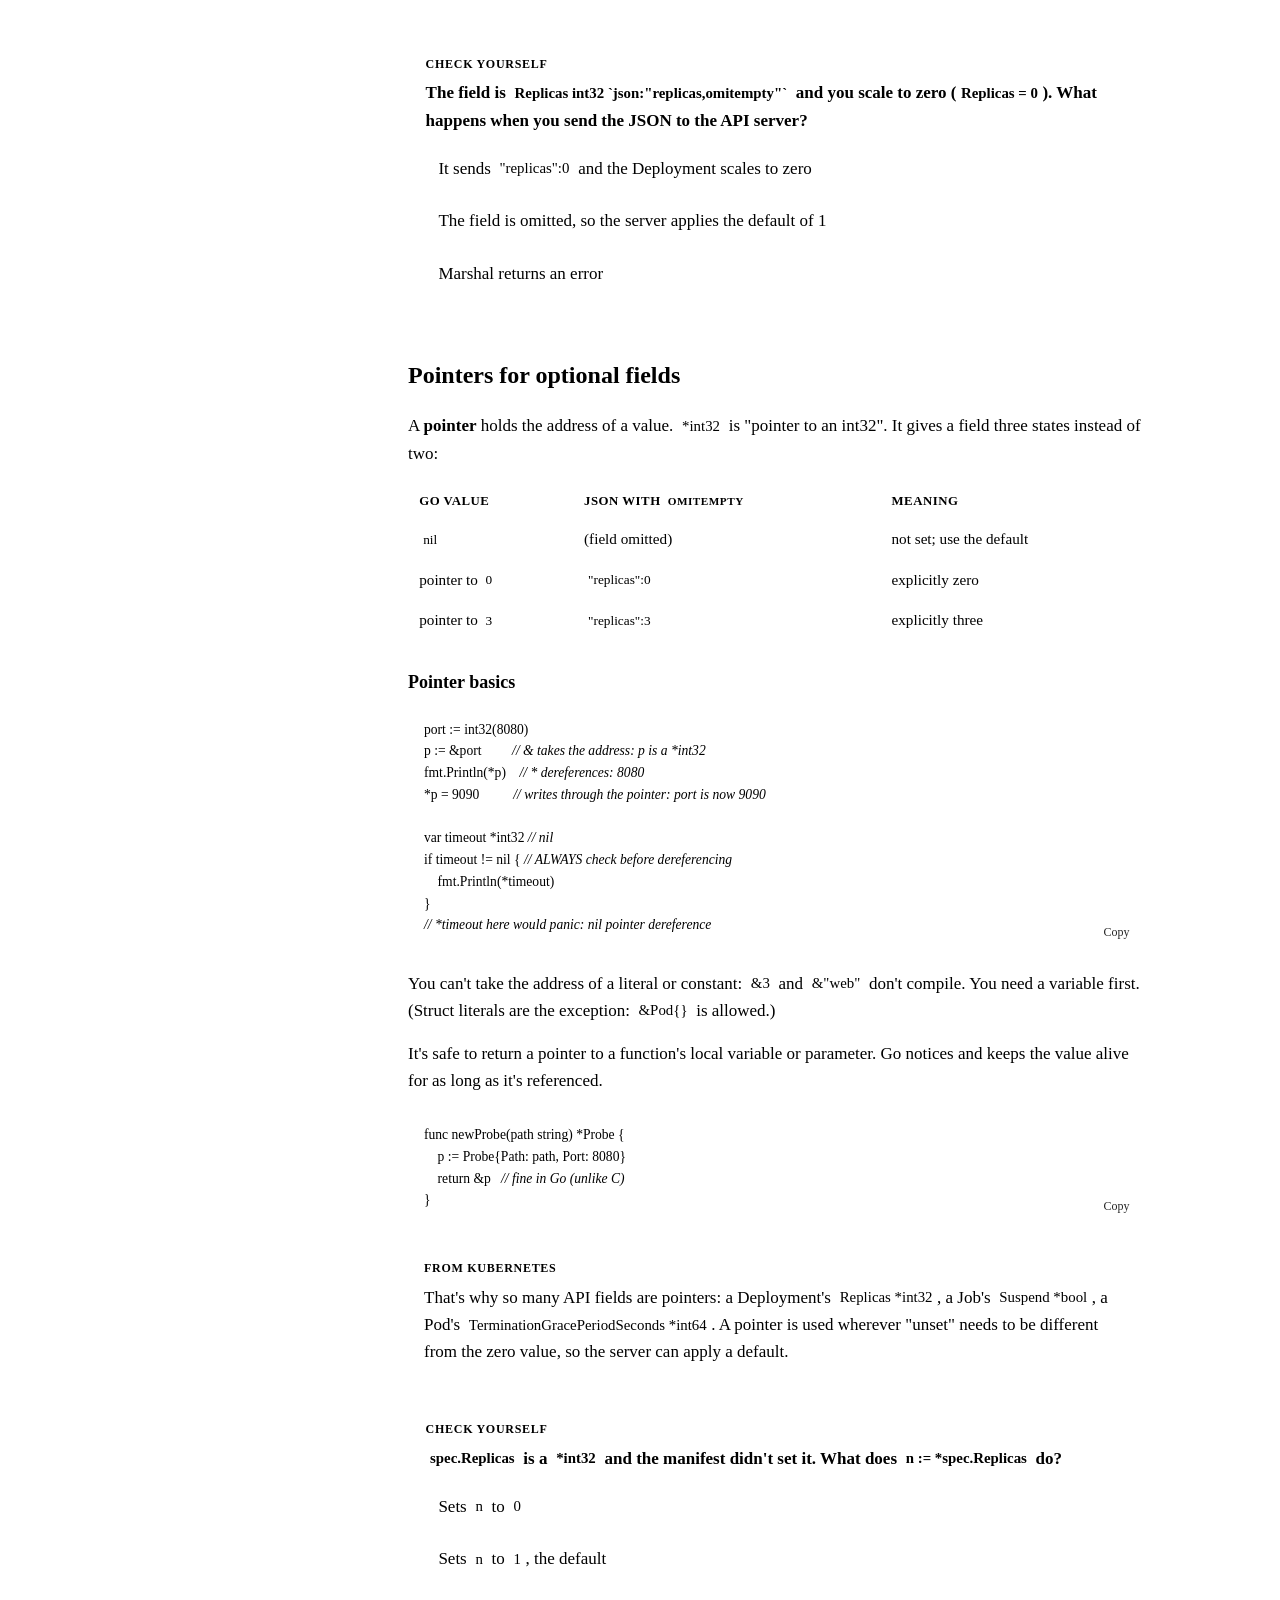
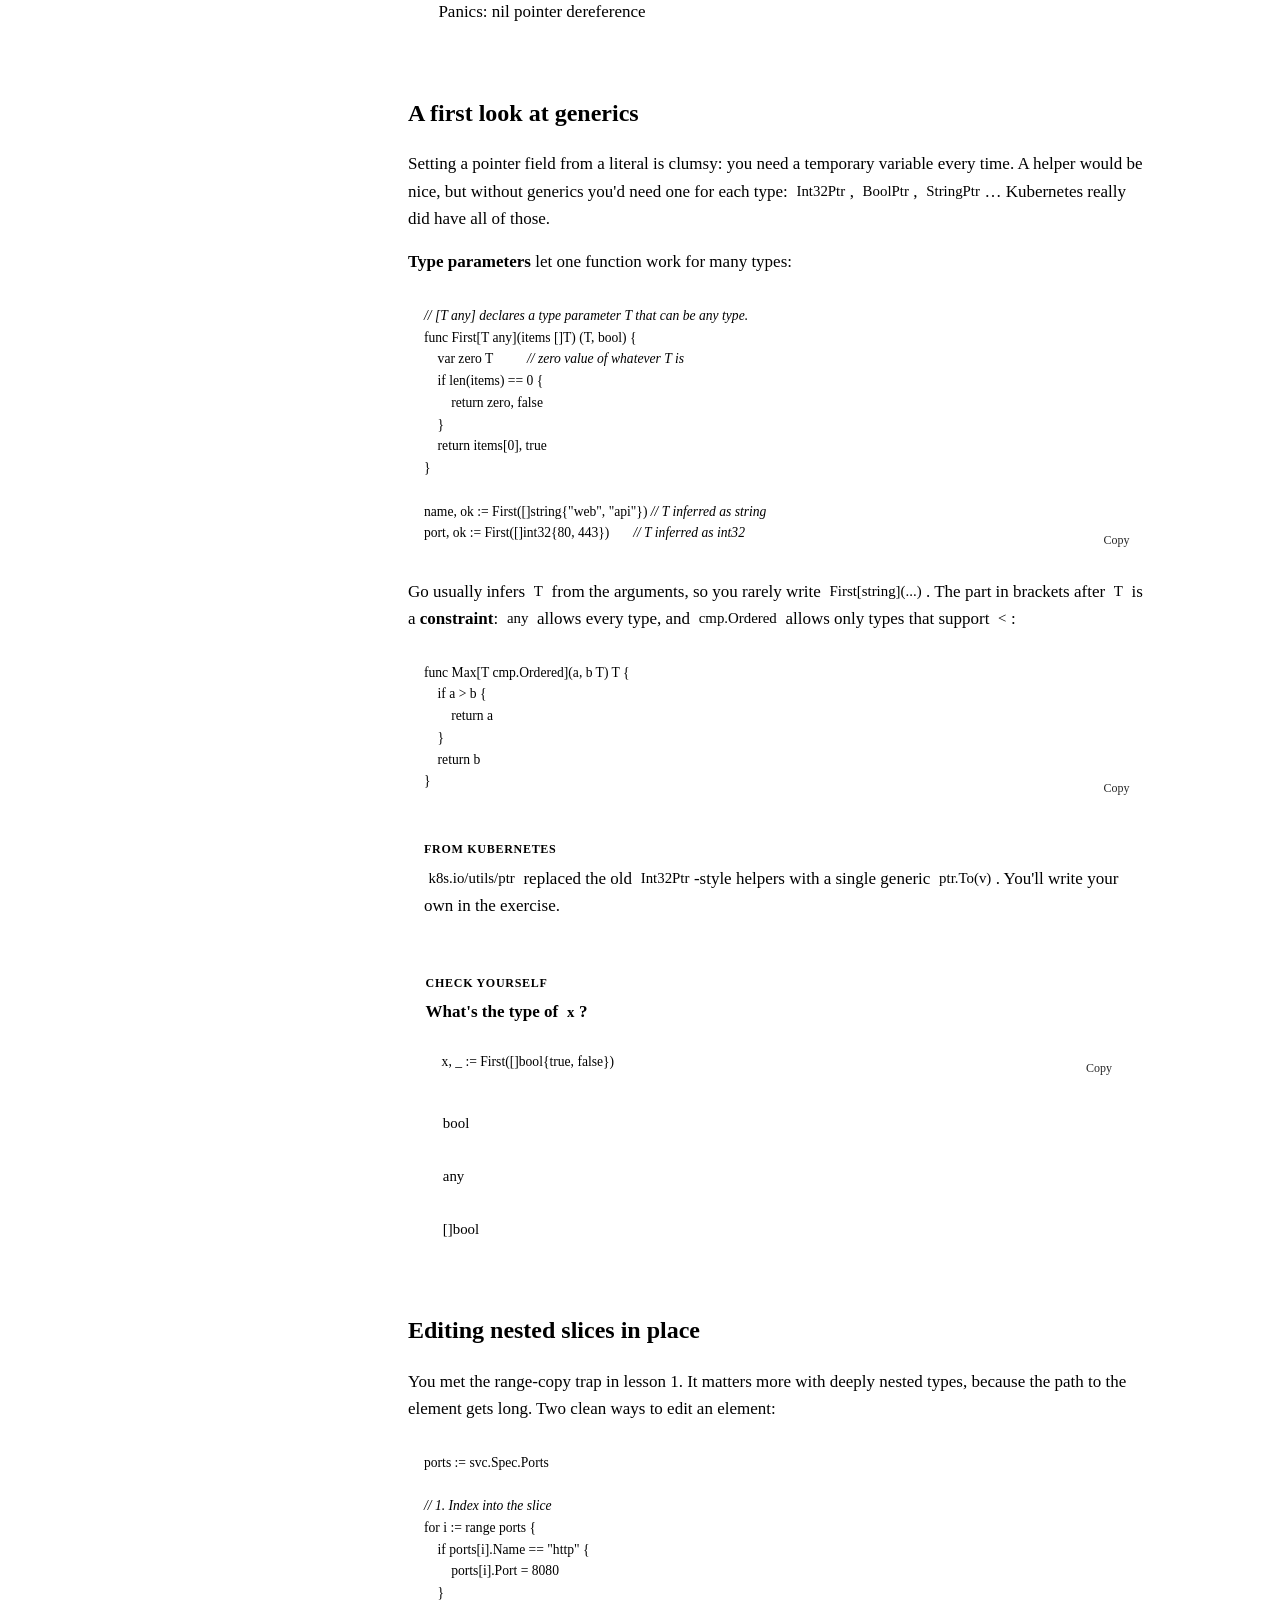
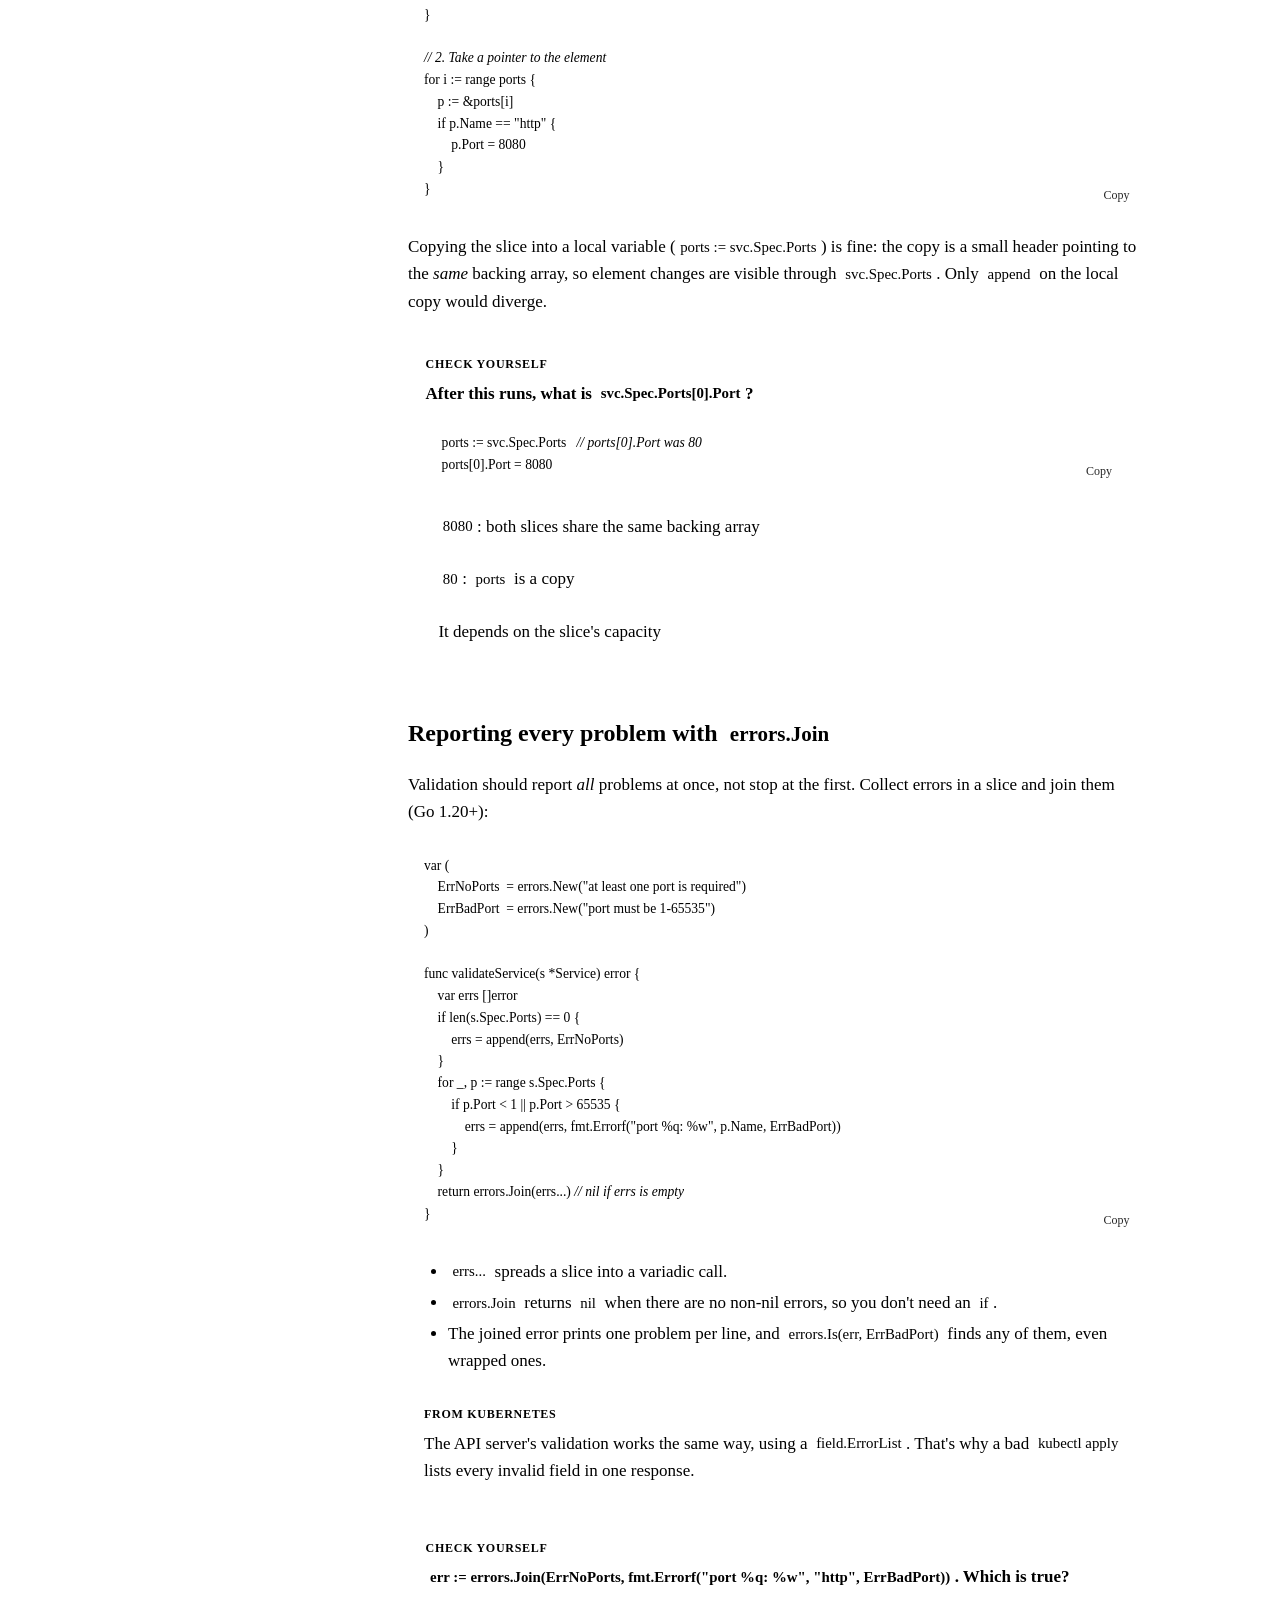
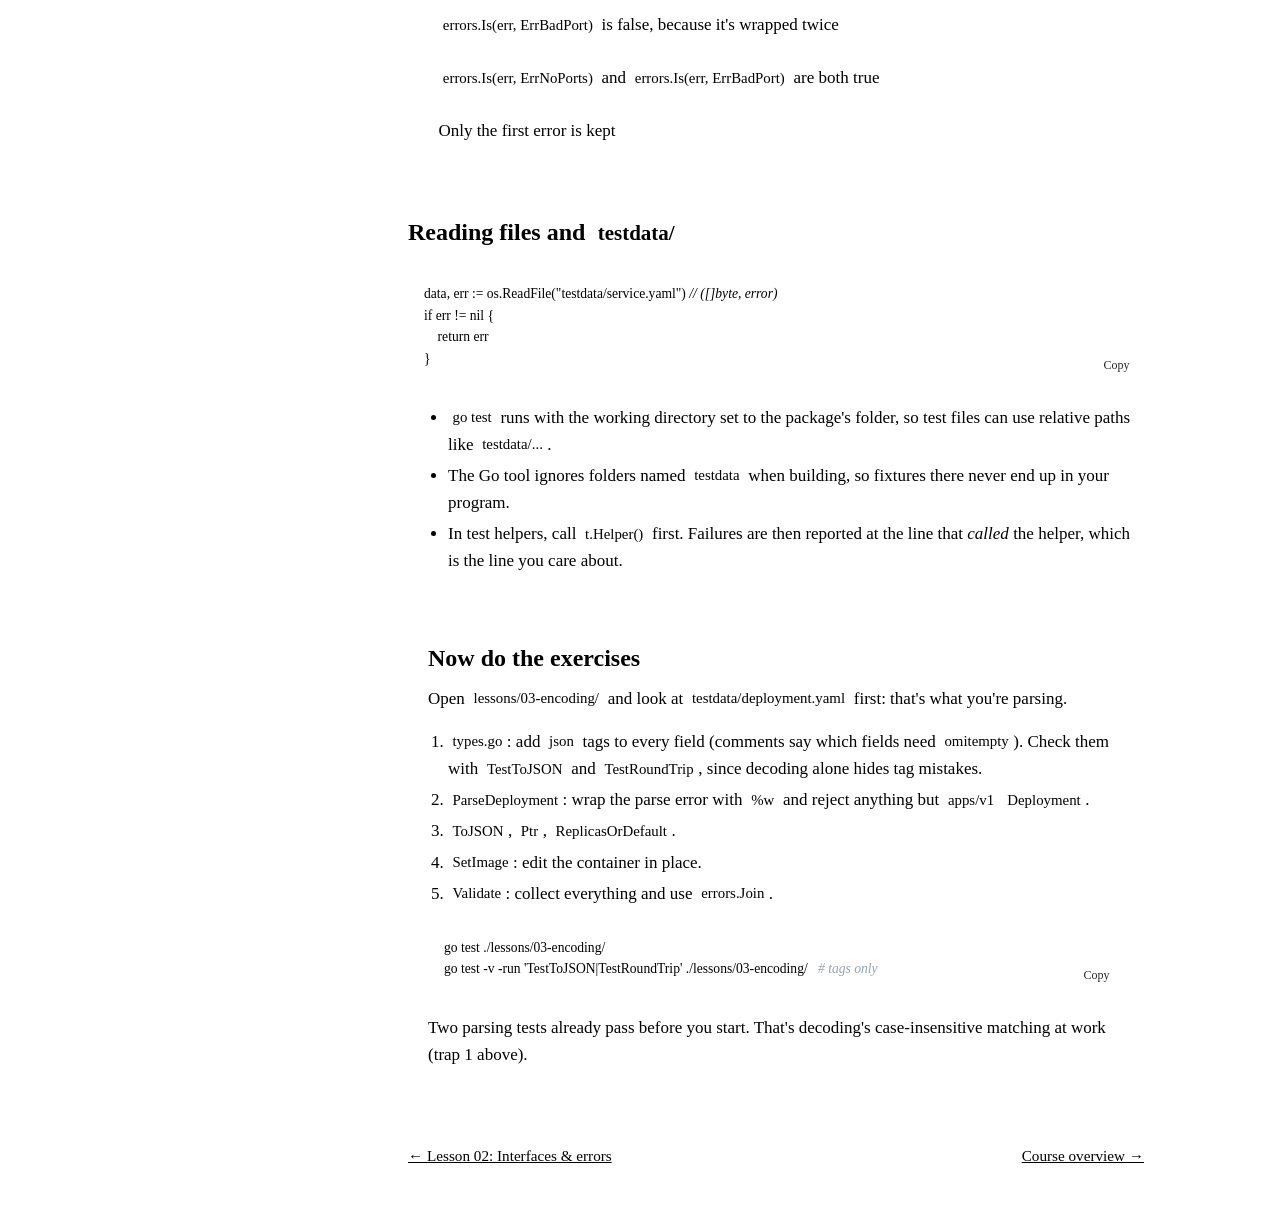
<file: lessons/03-encoding/tutorial.html>
<!DOCTYPE html>
<html lang="en">
<head>
<meta charset="utf-8">
<meta name="viewport" content="width=device-width, initial-scale=1">
<title>Lesson 03 · Encoding Manifests</title>
<link rel="preconnect" href="https://fonts.googleapis.com">
<link rel="preconnect" href="https://fonts.gstatic.com" crossorigin>
<link href="https://fonts.googleapis.com/css2?family=Atkinson+Hyperlegible:wght@400;700&family=JetBrains+Mono:wght@400;600&display=swap" rel="stylesheet">
<link rel="stylesheet" href="../assets/tutorial.css">
</head>
<body>
<div class="progress" aria-hidden="true"></div>
<div class="layout">
  <nav class="toc" aria-label="Contents">
    <details open>
      <summary>Lesson 03 contents</summary>
      <ol></ol>
      <p class="score" aria-live="polite"></p>
    </details>
  </nav>

  <article>
    <header>
      <p class="eyebrow">lessons/03-encoding</p>
      <h1>Encoding: from YAML manifest to Go struct</h1>
      <p class="lede">Every manifest you <code>kubectl apply</code> becomes a Go struct inside the API server, and every <code>kubectl get -o yaml</code> turns one back into text. This tutorial shows how that conversion works and the traps that come with it.</p>
      <ul class="meta">
        <li>About 35 minutes</li>
        <li>9 self-checks</li>
        <li>Then: <code>types.go</code>, <code>manifest.go</code></li>
      </ul>
    </header>

    <!-- ===================================================== -->
    <section id="pipeline">
      <h2 data-short="YAML is JSON">In Kubernetes, YAML is really JSON</h2>
      <p>The API server speaks JSON (and protobuf). YAML is a convenience for humans. The library Kubernetes uses, <code>sigs.k8s.io/yaml</code>, works in two steps:</p>
      <pre class="txt"><code>
deployment.yaml ──(1) YAML → JSON──▶ {"apiVersion":"apps/v1",...} ──(2) encoding/json──▶ Deployment struct
</code></pre>
      <p>So everything that controls decoding is <code>encoding/json</code> behaviour, configured with <code>json</code> struct tags. You never write <code>yaml</code> tags on Kubernetes types.</p>
      <pre class="go"><code>
import "sigs.k8s.io/yaml"

var d Deployment
err := yaml.Unmarshal(data, &amp;d)   // data is YAML or JSON
out, err := yaml.Marshal(&amp;d)       // struct → YAML
</code></pre>
      <p>A nice side effect: JSON is valid YAML, so the same function parses <code>kubectl get -o json</code> output.</p>

      <div class="check" id="l3-pipeline">
        <p class="prompt">A field has the tag <code>`json:"containerPort"`</code> and no <code>yaml</code> tag. You parse YAML with <code>sigs.k8s.io/yaml</code>. Which YAML key fills it?</p>
        <div class="options">
          <button data-ok>`containerPort`</button>
          <button>`ContainerPort`: the Go field name, since there's no `yaml` tag</button>
          <button>`container_port`</button>
        </div>
        <div class="explain"><p>The YAML is converted to JSON first, then <code>encoding/json</code> decodes it using the <code>json</code> tags.</p></div>
      </div>
    </section>

    <!-- ===================================================== -->
    <section id="tags">
      <h2 data-short="Struct tags">Struct tags</h2>
      <p>A <strong>tag</strong> is a string literal written after a field's type, in backticks. The compiler ignores it; libraries read it at runtime (through reflection) to decide how to handle the field.</p>
      <pre class="go"><code>
type Service struct {
	Name     string            `json:"name"`
	Type     string            `json:"type,omitempty"`
	Selector map[string]string `json:"selector,omitempty"`
	Port     int32             `json:"port"`
	cache    string            // unexported: never encoded or decoded
	Debug    bool              `json:"-"` // exported, but always skipped
}
</code></pre>
      <div class="table-wrap">
        <table>
          <thead><tr><th>Tag</th><th>Effect</th></tr></thead>
          <tbody>
            <tr><td>(no tag)</td><td>key is the Go field name, e.g. <code>"Port"</code></td></tr>
            <tr><td><code>json:"port"</code></td><td>key is <code>"port"</code></td></tr>
            <tr><td><code>json:"type,omitempty"</code></td><td>key <code>"type"</code>; left out when the value is the zero value</td></tr>
            <tr><td><code>json:"-"</code></td><td>never encoded or decoded</td></tr>
            <tr><td><code>json:",inline"</code> on an embedded struct</td><td>Kubernetes convention. To <code>encoding/json</code> this just means "no name", and embedded structs without a name are flattened anyway</td></tr>
          </tbody>
        </table>
      </div>
      <p>Tag syntax is strict: <code>key:"value"</code>, no spaces around the colon, double quotes inside backticks. <code>go vet</code> catches malformed tags.</p>

      <h3>Embedded structs are flattened</h3>
      <pre class="go"><code>
type TypeMeta struct {
	APIVersion string `json:"apiVersion"`
	Kind       string `json:"kind"`
}
type ConfigMap struct {
	TypeMeta                   // embedded, no tag: fields appear at the top level
	Data map[string]string `json:"data,omitempty"`
}
// {"apiVersion":"v1","kind":"ConfigMap","data":{...}}
</code></pre>

      <div class="callout k8s">
        <span class="tag">From Kubernetes</span>
        <p>Every field in <code>k8s.io/api</code> has a <code>json</code> tag (plus a <code>protobuf</code> tag). The camelCase names you type in YAML (<code>containerPort</code>, <code>matchLabels</code>, <code>imagePullPolicy</code>) come straight from those tags.</p>
      </div>

      <div class="check" id="l3-unexported">
        <p class="prompt">What does <code>json.Marshal</code> output for this?</p>
        <pre class="go"><code>
type probe struct {
	path string `json:"path"`
	Port int32  `json:"port"`
}
json.Marshal(probe{path: "/healthz", Port: 8080})
</code></pre>
        <div class="options">
          <button>`{"path":"/healthz","port":8080}`</button>
          <button data-ok>`{"port":8080}`</button>
          <button>An error: `path` is unexported</button>
        </div>
        <div class="explain"><p>Only exported (capitalized) fields are encoded. A lowercase field is skipped silently, even with a tag. <code>go vet</code> warns about tags on unexported fields.</p></div>
      </div>
    </section>

    <!-- ===================================================== -->
    <section id="encoding-json">
      <h2 data-short="encoding/json">Marshal and Unmarshal</h2>
      <pre class="go"><code>
import "encoding/json"

svc := Service{Name: "web", Port: 80}

data, err := json.Marshal(svc)            // struct → []byte
// {"name":"web","port":80}

pretty, err := json.MarshalIndent(svc, "", "  ") // with newlines and indentation

var back Service
err = json.Unmarshal(data, &amp;back)           // []byte → struct: pass a POINTER
</code></pre>
      <ul>
        <li>Encoders work with <code>[]byte</code>. Convert with <code>string(data)</code> to print and <code>[]byte(s)</code> to go the other way.</li>
        <li><code>Unmarshal</code> needs a pointer so it can fill in your variable.</li>
        <li>Map keys are sorted in the output, so encoding is deterministic.</li>
        <li>Fields are written in struct declaration order.</li>
      </ul>

      <h3>Two decoding traps</h3>
      <div class="callout trap">
        <span class="tag">Trap 1: keys match case-insensitively</span>
        <p><code>Unmarshal</code> prefers an exact match but accepts <code>"PORT"</code>, <code>"Port"</code> or <code>"port"</code> for a field tagged <code>port</code>, and accepts <code>"apiversion"</code> for an untagged <code>APIVersion</code> field. So <strong>decoding can look correct even when your tags are wrong</strong>. Encoding shows the truth: test your tags by marshalling.</p>
      </div>
      <div class="callout trap">
        <span class="tag">Trap 2: unknown keys are silently ignored</span>
        <p>A typo like <code>replcas: 3</code> doesn't fail; the field just keeps its zero value. <code>json.NewDecoder(r).DisallowUnknownFields()</code> turns this into an error. It's also why <code>kubectl apply</code> added server-side field validation: it warns about unknown fields instead of dropping them.</p>
      </div>

      <div class="check" id="l3-case">
        <p class="prompt">The field is <code>Port int32</code> with <em>no tag</em>. What does <code>json.Unmarshal([]byte(`{"port": 80}`), &amp;svc)</code> set <code>svc.Port</code> to?</p>
        <div class="options">
          <button data-ok>`80`</button>
          <button>`0`, because `"port"` doesn't match `"Port"`</button>
          <button>It returns an error</button>
        </div>
        <div class="explain"><p>Decoding matches keys case-insensitively, so it works without a tag. But <code>json.Marshal</code> would write <code>"Port"</code>, which the Kubernetes API wouldn't recognize. Always tag.</p></div>
      </div>

      <div class="check" id="l3-unmarshal-ptr">
        <p class="prompt">What's wrong with <code>json.Unmarshal(data, svc)</code>, where <code>svc</code> is a <code>Service</code> value?</p>
        <div class="options">
          <button>Nothing</button>
          <button data-ok>It returns an error: Unmarshal needs a non-nil pointer (`&amp;svc`)</button>
          <button>Compile error</button>
        </div>
        <div class="explain"><p>Go passes arguments by value, so <code>Unmarshal</code> would only get a copy. It detects this and returns an <code>InvalidUnmarshalError</code>. Pass <code>&amp;svc</code>. (It compiles because the parameter is <code>any</code>.)</p></div>
      </div>
    </section>

    <!-- ===================================================== -->
    <section id="omitempty">
      <h2 data-short="omitempty">omitempty in detail</h2>
      <p><code>omitempty</code> leaves a field out when it holds its zero value:</p>
      <div class="table-wrap">
        <table>
          <thead><tr><th>Field type</th><th>Omitted when</th></tr></thead>
          <tbody>
            <tr><td><code>string</code></td><td><code>""</code></td></tr>
            <tr><td>numbers</td><td><code>0</code></td></tr>
            <tr><td><code>bool</code></td><td><code>false</code></td></tr>
            <tr><td>slice, map</td><td><code>nil</code> or empty (length 0)</td></tr>
            <tr><td>pointer, interface</td><td><code>nil</code></td></tr>
            <tr><td><strong>struct</strong></td><td><strong>never</strong></td></tr>
          </tbody>
        </table>
      </div>
      <div class="callout trap">
        <span class="tag">Trap</span>
        <p><code>omitempty</code> has no effect on a struct field: an empty struct still prints as <code>{}</code>. If a nested struct must disappear when unset, make the field a pointer (<code>*Status</code>), which <code>omitempty</code> omits when <code>nil</code>. (Go 1.24 adds an <code>omitzero</code> option for this, but this course uses Go 1.23.)</p>
      </div>
      <div class="callout k8s">
        <span class="tag">From Kubernetes</span>
        <p>This is why <code>kubectl get -o yaml</code> sometimes shows <code>status: {}</code> or <code>creationTimestamp: null</code>: those fields are non-pointer structs, so they're always written.</p>
      </div>

      <div class="check" id="l3-omitempty-zero">
        <p class="prompt">The field is <code>Replicas int32 `json:"replicas,omitempty"`</code> and you scale to zero (<code>Replicas = 0</code>). What happens when you send the JSON to the API server?</p>
        <div class="options">
          <button>It sends `"replicas":0` and the Deployment scales to zero</button>
          <button data-ok>The field is omitted, so the server applies the default of 1</button>
          <button>Marshal returns an error</button>
        </div>
        <div class="explain"><p><code>0</code> is the zero value, so <code>omitempty</code> drops it. A plain <code>int32</code> can't tell "zero" apart from "not set". The next section fixes this.</p></div>
      </div>
    </section>

    <!-- ===================================================== -->
    <section id="pointers">
      <h2 data-short="Pointers for optional fields">Pointers for optional fields</h2>
      <p>A <strong>pointer</strong> holds the address of a value. <code>*int32</code> is "pointer to an int32". It gives a field three states instead of two:</p>
      <div class="table-wrap">
        <table>
          <thead><tr><th>Go value</th><th>JSON with <code>omitempty</code></th><th>Meaning</th></tr></thead>
          <tbody>
            <tr><td><code>nil</code></td><td>(field omitted)</td><td>not set; use the default</td></tr>
            <tr><td>pointer to <code>0</code></td><td><code>"replicas":0</code></td><td>explicitly zero</td></tr>
            <tr><td>pointer to <code>3</code></td><td><code>"replicas":3</code></td><td>explicitly three</td></tr>
          </tbody>
        </table>
      </div>
      <h3>Pointer basics</h3>
      <pre class="go"><code>
port := int32(8080)
p := &amp;port         // &amp; takes the address: p is a *int32
fmt.Println(*p)    // * dereferences: 8080
*p = 9090          // writes through the pointer: port is now 9090

var timeout *int32 // nil
if timeout != nil { // ALWAYS check before dereferencing
	fmt.Println(*timeout)
}
// *timeout here would panic: nil pointer dereference
</code></pre>
      <p>You can't take the address of a literal or constant: <code>&amp;3</code> and <code>&amp;"web"</code> don't compile. You need a variable first. (Struct literals are the exception: <code>&amp;Pod{}</code> is allowed.)</p>
      <p>It's safe to return a pointer to a function's local variable or parameter. Go notices and keeps the value alive for as long as it's referenced.</p>
      <pre class="go"><code>
func newProbe(path string) *Probe {
	p := Probe{Path: path, Port: 8080}
	return &amp;p   // fine in Go (unlike C)
}
</code></pre>

      <div class="callout k8s">
        <span class="tag">From Kubernetes</span>
        <p>That's why so many API fields are pointers: a Deployment's <code>Replicas *int32</code>, a Job's <code>Suspend *bool</code>, a Pod's <code>TerminationGracePeriodSeconds *int64</code>. A pointer is used wherever "unset" needs to be different from the zero value, so the server can apply a default.</p>
      </div>

      <div class="check" id="l3-nil-deref">
        <p class="prompt"><code>spec.Replicas</code> is a <code>*int32</code> and the manifest didn't set it. What does <code>n := *spec.Replicas</code> do?</p>
        <div class="options">
          <button>Sets `n` to `0`</button>
          <button>Sets `n` to `1`, the default</button>
          <button data-ok>Panics: nil pointer dereference</button>
        </div>
        <div class="explain"><p>An unset pointer field is <code>nil</code>, and dereferencing <code>nil</code> panics. Check <code>if spec.Replicas != nil</code> first and choose the default yourself.</p></div>
      </div>
    </section>

    <!-- ===================================================== -->
    <section id="generics">
      <h2 data-short="A first look at generics">A first look at generics</h2>
      <p>Setting a pointer field from a literal is clumsy: you need a temporary variable every time. A helper would be nice, but without generics you'd need one for each type: <code>Int32Ptr</code>, <code>BoolPtr</code>, <code>StringPtr</code>… Kubernetes really did have all of those.</p>
      <p><strong>Type parameters</strong> let one function work for many types:</p>
      <pre class="go"><code>
// [T any] declares a type parameter T that can be any type.
func First[T any](items []T) (T, bool) {
	var zero T          // zero value of whatever T is
	if len(items) == 0 {
		return zero, false
	}
	return items[0], true
}

name, ok := First([]string{"web", "api"}) // T inferred as string
port, ok := First([]int32{80, 443})       // T inferred as int32
</code></pre>
      <p>Go usually infers <code>T</code> from the arguments, so you rarely write <code>First[string](...)</code>. The part in brackets after <code>T</code> is a <strong>constraint</strong>: <code>any</code> allows every type, and <code>cmp.Ordered</code> allows only types that support <code>&lt;</code>:</p>
      <pre class="go"><code>
func Max[T cmp.Ordered](a, b T) T {
	if a > b {
		return a
	}
	return b
}
</code></pre>
      <div class="callout k8s">
        <span class="tag">From Kubernetes</span>
        <p><code>k8s.io/utils/ptr</code> replaced the old <code>Int32Ptr</code>-style helpers with a single generic <code>ptr.To(v)</code>. You'll write your own in the exercise.</p>
      </div>

      <div class="check" id="l3-generic-infer">
        <p class="prompt">What's the type of <code>x</code>?</p>
        <pre class="go"><code>
x, _ := First([]bool{true, false})
</code></pre>
        <div class="options">
          <button data-ok>`bool`</button>
          <button>`any`</button>
          <button>`[]bool`</button>
        </div>
        <div class="explain"><p>Go infers <code>T = bool</code> from the <code>[]bool</code> argument, so the result type <code>T</code> is <code>bool</code>. Unlike <code>any</code>, generics keep the real type, with no type assertion needed.</p></div>
      </div>
    </section>

    <!-- ===================================================== -->
    <section id="modify-in-place">
      <h2 data-short="Editing nested slices">Editing nested slices in place</h2>
      <p>You met the range-copy trap in lesson 1. It matters more with deeply nested types, because the path to the element gets long. Two clean ways to edit an element:</p>
      <pre class="go"><code>
ports := svc.Spec.Ports

// 1. Index into the slice
for i := range ports {
	if ports[i].Name == "http" {
		ports[i].Port = 8080
	}
}

// 2. Take a pointer to the element
for i := range ports {
	p := &amp;ports[i]
	if p.Name == "http" {
		p.Port = 8080
	}
}
</code></pre>
      <p>Copying the slice into a local variable (<code>ports := svc.Spec.Ports</code>) is fine: the copy is a small header pointing to the <em>same</em> backing array, so element changes are visible through <code>svc.Spec.Ports</code>. Only <code>append</code> on the local copy would diverge.</p>

      <div class="check" id="l3-slice-alias">
        <p class="prompt">After this runs, what is <code>svc.Spec.Ports[0].Port</code>?</p>
        <pre class="go"><code>
ports := svc.Spec.Ports   // ports[0].Port was 80
ports[0].Port = 8080
</code></pre>
        <div class="options">
          <button data-ok>`8080`: both slices share the same backing array</button>
          <button>`80`: `ports` is a copy</button>
          <button>It depends on the slice's capacity</button>
        </div>
        <div class="explain"><p>Assigning a slice copies its header (pointer, length, capacity), not its elements. Unlike a <code>range</code> value variable, <code>ports[0]</code> refers to the shared element.</p></div>
      </div>
    </section>

    <!-- ===================================================== -->
    <section id="errors-join">
      <h2 data-short="Reporting every error">Reporting every problem with <code>errors.Join</code></h2>
      <p>Validation should report <em>all</em> problems at once, not stop at the first. Collect errors in a slice and join them (Go 1.20+):</p>
      <pre class="go"><code>
var (
	ErrNoPorts  = errors.New("at least one port is required")
	ErrBadPort  = errors.New("port must be 1-65535")
)

func validateService(s *Service) error {
	var errs []error
	if len(s.Spec.Ports) == 0 {
		errs = append(errs, ErrNoPorts)
	}
	for _, p := range s.Spec.Ports {
		if p.Port &lt; 1 || p.Port > 65535 {
			errs = append(errs, fmt.Errorf("port %q: %w", p.Name, ErrBadPort))
		}
	}
	return errors.Join(errs...) // nil if errs is empty
}
</code></pre>
      <ul>
        <li><code>errs...</code> spreads a slice into a variadic call.</li>
        <li><code>errors.Join</code> returns <code>nil</code> when there are no non-nil errors, so you don't need an <code>if</code>.</li>
        <li>The joined error prints one problem per line, and <code>errors.Is(err, ErrBadPort)</code> finds any of them, even wrapped ones.</li>
      </ul>
      <div class="callout k8s">
        <span class="tag">From Kubernetes</span>
        <p>The API server's validation works the same way, using a <code>field.ErrorList</code>. That's why a bad <code>kubectl apply</code> lists every invalid field in one response.</p>
      </div>

      <div class="check" id="l3-join">
        <p class="prompt"><code>err := errors.Join(ErrNoPorts, fmt.Errorf("port %q: %w", "http", ErrBadPort))</code>. Which is true?</p>
        <div class="options">
          <button>`errors.Is(err, ErrBadPort)` is false, because it's wrapped twice</button>
          <button data-ok>`errors.Is(err, ErrNoPorts)` and `errors.Is(err, ErrBadPort)` are both true</button>
          <button>Only the first error is kept</button>
        </div>
        <div class="explain"><p><code>errors.Is</code> searches every branch of a joined error and every layer of <code>%w</code> wrapping.</p></div>
      </div>
    </section>

    <!-- ===================================================== -->
    <section id="files">
      <h2 data-short="Files & testdata">Reading files and <code>testdata/</code></h2>
      <pre class="go"><code>
data, err := os.ReadFile("testdata/service.yaml") // ([]byte, error)
if err != nil {
	return err
}
</code></pre>
      <ul>
        <li><code>go test</code> runs with the working directory set to the package's folder, so test files can use relative paths like <code>testdata/...</code>.</li>
        <li>The Go tool ignores folders named <code>testdata</code> when building, so fixtures there never end up in your program.</li>
        <li>In test helpers, call <code>t.Helper()</code> first. Failures are then reported at the line that <em>called</em> the helper, which is the line you care about.</li>
      </ul>
    </section>

    <!-- ===================================================== -->
    <section id="exercises" class="next">
      <h2 data-short="Now do the exercises">Now do the exercises</h2>
      <p>Open <code>lessons/03-encoding/</code> and look at <code>testdata/deployment.yaml</code> first: that's what you're parsing.</p>
      <ol>
        <li><code>types.go</code>: add <code>json</code> tags to every field (comments say which fields need <code>omitempty</code>). Check them with <code>TestToJSON</code> and <code>TestRoundTrip</code>, since decoding alone hides tag mistakes.</li>
        <li><code>ParseDeployment</code>: wrap the parse error with <code>%w</code> and reject anything but <code>apps/v1</code> <code>Deployment</code>.</li>
        <li><code>ToJSON</code>, <code>Ptr</code>, <code>ReplicasOrDefault</code>.</li>
        <li><code>SetImage</code>: edit the container in place.</li>
        <li><code>Validate</code>: collect everything and use <code>errors.Join</code>.</li>
      </ol>
      <pre class="sh"><code>
go test ./lessons/03-encoding/
go test -v -run 'TestToJSON|TestRoundTrip' ./lessons/03-encoding/   # tags only
</code></pre>
      <p>Two parsing tests already pass before you start. That's decoding's case-insensitive matching at work (trap 1 above).</p>
    </section>

    <nav class="pager" aria-label="Lessons">
      <a href="../02-interfaces-errors/tutorial.html">← Lesson 02: Interfaces &amp; errors</a>
      <a href="../../index.html">Course overview →</a>
    </nav>
  </article>
</div>
<script src="../assets/tutorial.js"></script>
</body>
</html>
</file>
<file: lessons/assets/tutorial.css>
/* Shared styles for lessons/NN-*/tutorial.html. Palette matches the mistakes quizzes. */
:root {
  --bg: #EEF3F6;
  --surface: #FFFFFF;
  --ink: #16242F;
  --muted: #556774;
  --line: #CFDAE1;
  --accent: #007D9C;
  --accent-bg: #E0F1F6;
  --code-bg: #E4ECF1;
  --pass: #2E7D4F;
  --pass-bg: #E3F2E8;
  --fail: #B3261E;
  --fail-bg: #FBE7E5;
  --warn: #8A5A00;
  --warn-bg: #FFF3DA;
  --kw: #7A3E9D;
  --str: #2E7D4F;
  --cmt: #6B7C88;
  --num: #A0522D;
  --term-bg: #16242F;
  --term-ink: #DCE6EC;
  --sans: "Atkinson Hyperlegible", system-ui, -apple-system, "Segoe UI", sans-serif;
  --mono: "JetBrains Mono", ui-monospace, "SF Mono", Menlo, Consolas, monospace;
}
@media (prefers-color-scheme: dark) {
  :root {
    --bg: #0F1A21;
    --surface: #16242E;
    --ink: #E4ECF1;
    --muted: #93A4B0;
    --line: #2A3B47;
    --accent: #4FC7E3;
    --accent-bg: #15313B;
    --code-bg: #1C2C37;
    --pass: #6FCF97;
    --pass-bg: #173326;
    --fail: #F28B82;
    --fail-bg: #3A1D1B;
    --warn: #F2C46D;
    --warn-bg: #3A2E14;
    --kw: #C79BE6;
    --str: #8FD6A8;
    --cmt: #7E909C;
    --num: #F0A877;
    --term-bg: #0A1218;
    --term-ink: #DCE6EC;
  }
}

* { box-sizing: border-box; }
html { -webkit-text-size-adjust: 100%; scroll-padding-top: 1.5rem; }
body {
  margin: 0;
  background: var(--bg);
  color: var(--ink);
  font-family: var(--sans);
  font-size: 1.0625rem;
  line-height: 1.6;
}
a { color: var(--accent); }

.progress { position: fixed; top: 0; left: 0; height: 3px; width: 0; background: var(--accent); z-index: 10; }

.layout {
  max-width: 72rem;
  margin: 0 auto;
  padding: 2.5rem 1rem 4rem;
  display: grid;
  grid-template-columns: minmax(0, 1fr);
  gap: 2rem;
}
@media (min-width: 64rem) {
  .layout { grid-template-columns: 15rem minmax(0, 46rem); justify-content: center; padding-top: 3rem; }
  .toc { position: sticky; top: 1.5rem; align-self: start; max-height: calc(100vh - 3rem); overflow-y: auto; }
}

/* ---------- Table of contents ---------- */
.toc { font-size: 0.9rem; }
.toc details { background: var(--surface); border: 1px solid var(--line); border-radius: 6px; padding: 0.75rem 1rem; }
@media (min-width: 64rem) { .toc details { background: transparent; border: 0; padding: 0; } .toc summary { pointer-events: none; list-style: none; } .toc summary::-webkit-details-marker { display: none; } }
.toc summary { font-weight: 700; cursor: pointer; color: var(--muted); text-transform: uppercase; letter-spacing: 0.06em; font-size: 0.75rem; }
.toc ol { list-style: none; margin: 0.6rem 0 0; padding: 0; counter-reset: toc; }
.toc li { counter-increment: toc; }
.toc li a {
  display: grid; grid-template-columns: 1.6rem 1fr;
  padding: 0.3rem 0.5rem; border-radius: 4px; color: var(--muted); text-decoration: none; border-left: 2px solid transparent;
}
.toc li a::before { content: counter(toc) "."; color: var(--muted); font-variant-numeric: tabular-nums; }
.toc li a:hover { color: var(--ink); }
.toc li a.active { color: var(--ink); background: var(--surface); border-left-color: var(--accent); font-weight: 700; }
.toc .score { margin-top: 1rem; padding-top: 0.75rem; border-top: 1px solid var(--line); color: var(--muted); }
.toc .score strong { color: var(--ink); }
.toc .back { display: inline-block; margin-top: 0.75rem; }

/* ---------- Article ---------- */
article header .eyebrow { font-family: var(--mono); font-size: 0.85rem; color: var(--accent); margin: 0 0 0.5rem; }
article header h1 { font-size: clamp(2rem, 6vw, 2.75rem); line-height: 1.1; margin: 0 0 0.75rem; letter-spacing: -0.01em; }
article header .lede { color: var(--muted); margin: 0 0 1.25rem; font-size: 1.125rem; }
.meta { display: flex; flex-wrap: wrap; gap: 0.5rem; margin: 0 0 1rem; padding: 0; list-style: none; }
.meta li { font-size: 0.85rem; background: var(--surface); border: 1px solid var(--line); border-radius: 999px; padding: 0.15rem 0.7rem; color: var(--muted); }

section { margin-top: 3rem; }
section > h2 { font-size: 1.5rem; line-height: 1.25; margin: 0 0 1rem; padding-bottom: 0.4rem; border-bottom: 2px solid var(--ink); }
section h3 { font-size: 1.125rem; margin: 1.75rem 0 0.5rem; }
p, ul, ol { margin: 0 0 1rem; }
li { margin-bottom: 0.25rem; }

code { font-family: var(--mono); font-size: 0.875em; background: var(--code-bg); padding: 0.1em 0.3em; border-radius: 3px; }
.codeblock { position: relative; margin: 0 0 1.25rem; }
.codeblock .label { font-family: var(--mono); font-size: 0.75rem; color: var(--muted); background: var(--code-bg); display: inline-block; padding: 0.2rem 0.6rem; border-radius: 4px 4px 0 0; }
pre {
  background: var(--code-bg); border-radius: 4px; padding: 0.85rem 1rem; margin: 0;
  overflow-x: auto; font-family: var(--mono); font-size: 0.85rem; line-height: 1.6; tab-size: 4;
}
.codeblock .label + pre { border-top-left-radius: 0; }
pre code { background: none; padding: 0; font-size: inherit; }
pre.sh { background: var(--term-bg); color: var(--term-ink); }
.copy {
  position: absolute; right: 0.4rem; bottom: 0.4rem;
  font: inherit; font-size: 0.75rem; color: var(--muted); background: var(--surface);
  border: 1px solid var(--line); border-radius: 4px; padding: 0.1rem 0.5rem; cursor: pointer; opacity: 0.85;
}
.copy:hover { color: var(--ink); border-color: var(--accent); }
.copy:focus-visible { outline: 3px solid var(--accent); outline-offset: 2px; }
.tk-k { color: var(--kw); }
.tk-s { color: var(--str); }
.tk-c { color: var(--cmt); font-style: italic; }
.tk-n { color: var(--num); }
pre.sh .tk-c { color: #93A4B0; }

/* ---------- Callouts ---------- */
.callout { border-radius: 6px; padding: 0.9rem 1rem; margin: 0 0 1.25rem; border: 1px solid var(--line); background: var(--surface); }
.callout > :last-child { margin-bottom: 0; }
.callout .tag { display: block; font-size: 0.75rem; font-weight: 700; text-transform: uppercase; letter-spacing: 0.06em; margin-bottom: 0.35rem; }
.callout.k8s { border-left: 4px solid var(--accent); background: var(--accent-bg); border-color: transparent; }
.callout.k8s .tag { color: var(--accent); }
.callout.trap { border-left: 4px solid var(--warn); background: var(--warn-bg); border-color: transparent; }
.callout.trap .tag { color: var(--warn); }
.callout.tip .tag { color: var(--pass); }

/* ---------- Tables ---------- */
.table-wrap { overflow-x: auto; margin: 0 0 1.25rem; }
table { border-collapse: collapse; width: 100%; font-size: 0.95rem; background: var(--surface); }
th, td { text-align: left; padding: 0.5rem 0.7rem; border-bottom: 1px solid var(--line); vertical-align: top; }
th { font-size: 0.8rem; text-transform: uppercase; letter-spacing: 0.04em; color: var(--muted); }

/* ---------- Self-checks ---------- */
.check { background: var(--surface); border: 1px solid var(--line); border-left: 4px solid var(--line); border-radius: 6px; padding: 1rem 1.1rem; margin: 1.5rem 0; }
.check.correct { border-left-color: var(--pass); }
.check.wrong { border-left-color: var(--fail); }
.check .tag { font-size: 0.75rem; font-weight: 700; text-transform: uppercase; letter-spacing: 0.06em; color: var(--muted); display: block; margin-bottom: 0.35rem; }
.check .prompt { font-weight: 700; margin: 0 0 0.75rem; }
.check .codeblock { margin-bottom: 0.9rem; }
.check .options { display: grid; gap: 0.5rem; }
.check .options button {
  width: 100%; text-align: left; font: inherit; color: var(--ink); background: var(--surface);
  border: 1px solid var(--line); border-radius: 4px; padding: 0.55rem 0.8rem; cursor: pointer;
}
.check .options button:hover:not(:disabled) { border-color: var(--accent); }
.check .options button:focus-visible { outline: 3px solid var(--accent); outline-offset: 2px; }
.check .options button:disabled { cursor: default; }
.check .options button.is-answer { border-color: var(--pass); background: var(--pass-bg); }
.check .options button.is-picked-wrong { border-color: var(--fail); background: var(--fail-bg); }
.check .options button.is-dim { opacity: 0.55; }
.check .explain { margin-top: 0.85rem; padding-top: 0.85rem; border-top: 1px dashed var(--line); }
.check .explain[hidden] { display: none; }
.check .explain > :last-child { margin-bottom: 0; }
.check .verdict { font-weight: 700; margin-right: 0.3rem; }
.check.correct .verdict { color: var(--pass); }
.check.wrong .verdict { color: var(--fail); }
.check .retry { font: inherit; font-size: 0.85rem; background: none; border: 0; color: var(--accent); cursor: pointer; padding: 0; margin-top: 0.5rem; text-decoration: underline; }

/* ---------- Next steps ---------- */
.next { background: var(--surface); border: 2px solid var(--accent); border-radius: 8px; padding: 1.25rem; }
.next h2 { border: 0; padding: 0; margin-bottom: 0.75rem; }
.next ol { padding-left: 1.25rem; }
.pager { display: flex; justify-content: space-between; gap: 1rem; margin-top: 2.5rem; flex-wrap: wrap; font-size: 0.95rem; }

@media (prefers-reduced-motion: no-preference) {
  .check .explain:not([hidden]) { animation: reveal 0.2s ease-out; }
  @keyframes reveal { from { opacity: 0; transform: translateY(-4px); } to { opacity: 1; transform: none; } }
}
</file>
